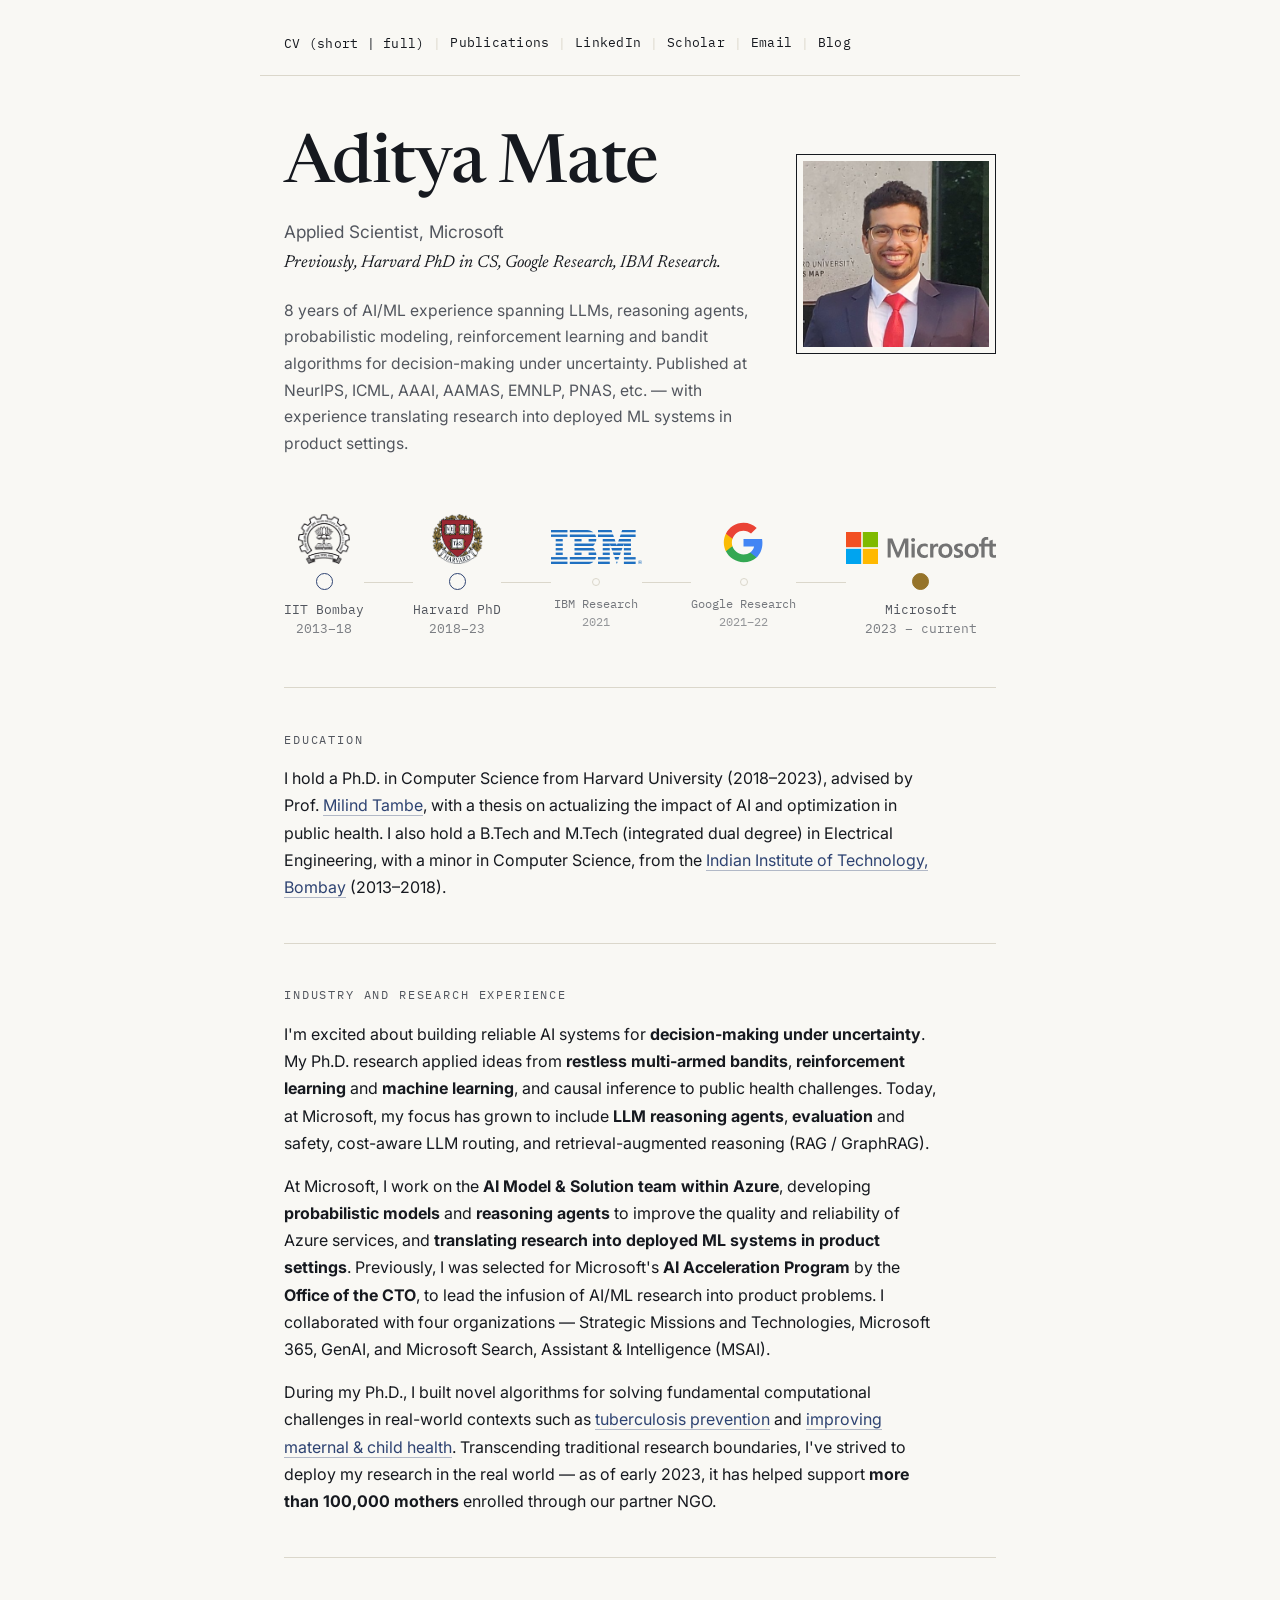
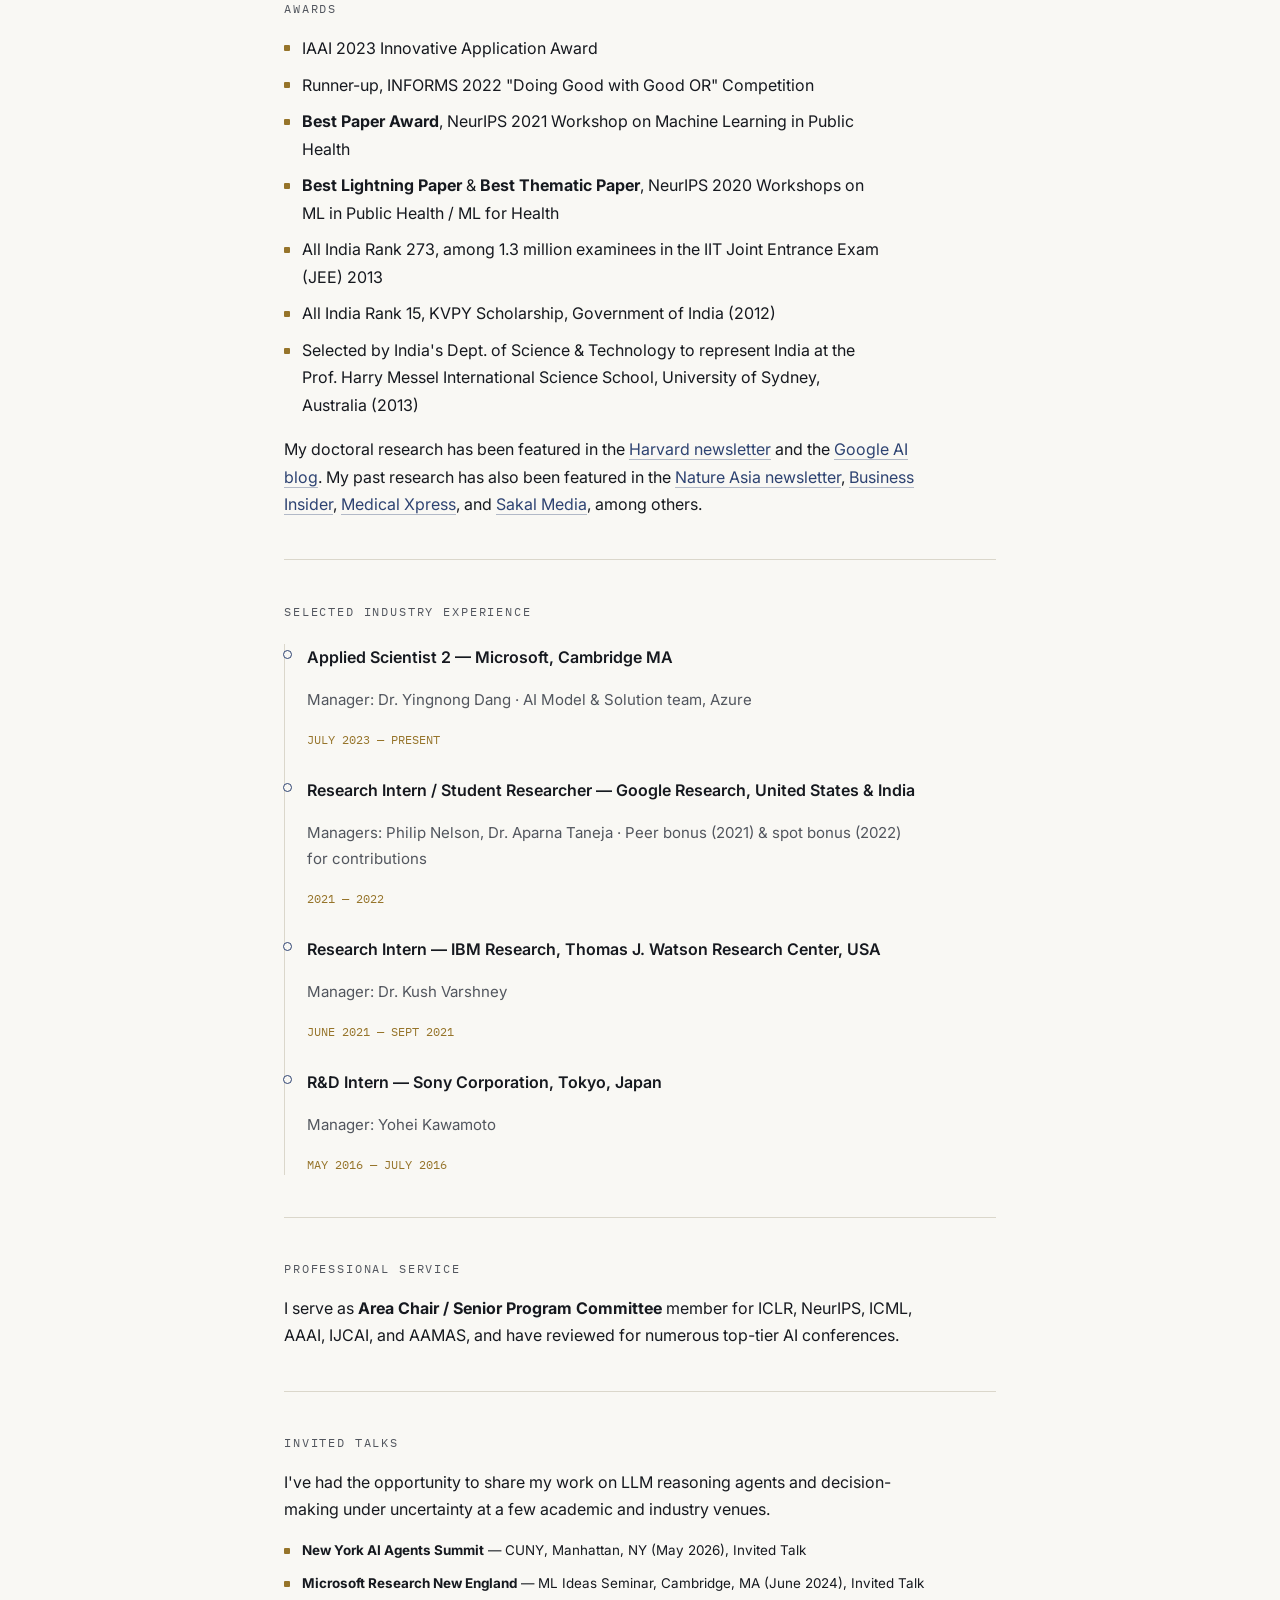
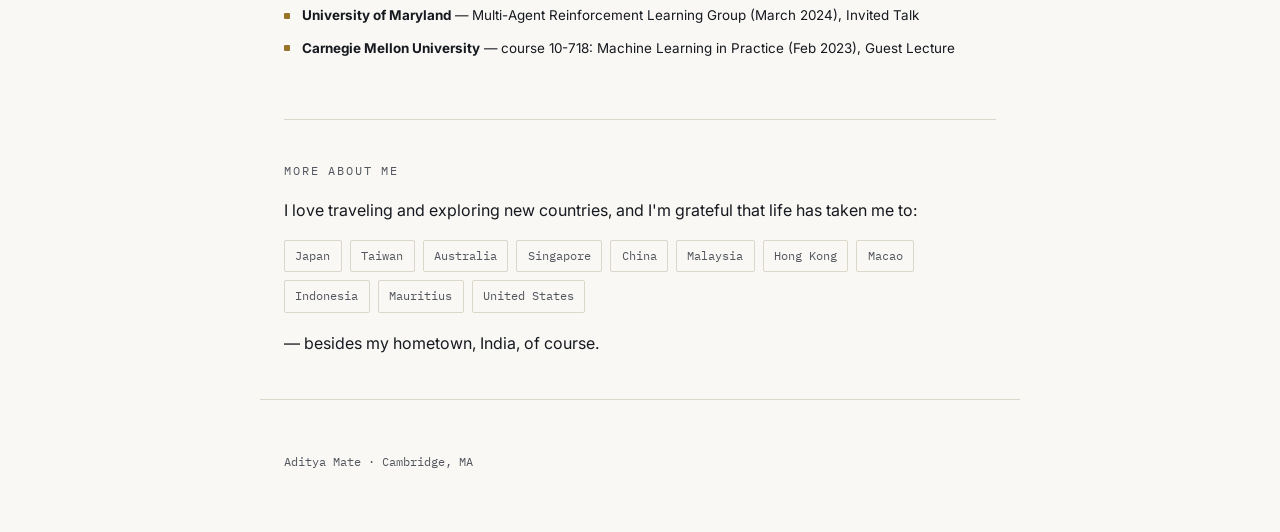
<file: index.html>
<!DOCTYPE html>
<html lang="en">
<head>
<meta charset="UTF-8">
<meta name="viewport" content="width=device-width, initial-scale=1.0">
<title>Aditya Mate, PhD — Applied Scientist, Microsoft | AI/ML, LLMs &amp; Reasoning Agents</title>
<meta name="description" content="Aditya Mate is an Applied Scientist at Microsoft and Harvard PhD, previously at Google Research and IBM Research. 8 years building and deploying LLMs, reasoning agents, and decision-making systems under uncertainty — published at NeurIPS, ICML, AAAI, PNAS, and more.">
<link rel="canonical" href="https://adityamate.github.io/">

<meta property="og:type" content="profile">
<meta property="og:url" content="https://adityamate.github.io/">
<meta property="og:site_name" content="Aditya Mate">
<meta property="og:title" content="Aditya Mate, PhD — Applied Scientist, Microsoft">
<meta property="og:description" content="Applied Scientist at Microsoft and Harvard PhD, previously at Google Research and IBM Research. 8 years building and deploying LLMs, reasoning agents, and decision-making systems under uncertainty — published at NeurIPS, ICML, AAAI, PNAS, and more.">
<meta property="og:image" content="https://adityamate.github.io/portrait.jpg">

<meta name="twitter:card" content="summary">
<meta name="twitter:title" content="Aditya Mate, PhD — Applied Scientist, Microsoft">
<meta name="twitter:description" content="Applied Scientist at Microsoft and Harvard PhD, previously at Google Research and IBM Research. 8 years building and deploying LLMs, reasoning agents, and decision-making systems under uncertainty — published at NeurIPS, ICML, AAAI, PNAS, and more.">
<meta name="twitter:image" content="https://adityamate.github.io/portrait.jpg">

<script type="application/ld+json">
{
  "@context": "https://schema.org",
  "@type": "Person",
  "name": "Aditya Mate",
  "url": "https://adityamate.github.io/",
  "image": "https://adityamate.github.io/portrait.jpg",
  "jobTitle": "Applied Scientist",
  "worksFor": {
    "@type": "Organization",
    "name": "Microsoft"
  },
  "alumniOf": [
    { "@type": "CollegeOrUniversity", "name": "Harvard University" },
    { "@type": "CollegeOrUniversity", "name": "Indian Institute of Technology Bombay" }
  ],
  "sameAs": [
    "https://www.linkedin.com/in/aditya-mate/",
    "https://scholar.google.com/citations?user=2yHJIP0AAAAJ&hl=en&oi=ao"
  ]
}
</script>

<link rel="preconnect" href="https://fonts.googleapis.com">
<link rel="preconnect" href="https://fonts.gstatic.com" crossorigin>
<link href="https://fonts.googleapis.com/css2?family=Newsreader:ital,wght@0,400;0,500;0,600;1,400;1,500&family=Inter:wght@400;500;600&family=IBM+Plex+Mono:wght@400;500&display=swap" rel="stylesheet">
<style>
  :root{
    --paper: #F9F8F4;
    --ink: #16191F;
    --ink-soft: #52565E;
    --rule: #DBD7CB;
    --indigo: #2E4372;
    --indigo-tint: #EDF0F6;
    --brass: #96742A;
  }

  *{ box-sizing: border-box; }
  html{ scroll-behavior: smooth; }

  body{
    margin:0;
    background: var(--paper);
    color: var(--ink);
    font-family: 'Inter', -apple-system, sans-serif;
    font-size: 16px;
    line-height: 1.7;
    -webkit-font-smoothing: antialiased;
  }

  a{ color: var(--indigo); text-decoration: none; border-bottom: 1px solid rgba(46,67,114,0.35); }
  a:hover{ border-bottom-color: var(--indigo); }
  a:focus-visible{ outline: 2px solid var(--indigo); outline-offset: 3px; border-radius: 2px; }

  .mono{ font-family: 'IBM Plex Mono', monospace; }

  /* ---------- Masthead ---------- */
  .masthead{
    display:flex;
    align-items:center;
    justify-content:space-between;
    max-width: 760px;
    margin: 0 auto;
    padding: 2rem 1.5rem 1.25rem;
    border-bottom: 1px solid var(--rule);
    gap: 1rem;
    flex-wrap: wrap;
  }
  .quicklinks{
    font-family: 'IBM Plex Mono', monospace;
    font-size: 0.8rem;
    letter-spacing: 0.02em;
    display:flex;
    flex-wrap: wrap;
    gap: 0.55rem;
    align-items:center;
  }
  .quicklinks a{ border-bottom: 1px solid transparent; color: var(--ink); }
  .quicklinks a:hover{ color: var(--indigo); border-bottom-color: var(--indigo); }
  .quicklinks .pipe{ color: var(--rule); }

  /* ---------- Hero ---------- */
  .hero{
    max-width: 760px;
    margin: 0 auto;
    padding: 3.5rem 1.5rem 3rem;
    display: flex;
    align-items: flex-start;
    justify-content: space-between;
    flex-wrap: wrap;
    gap: 2rem;
  }
  .hero-text{ flex: 1; min-width: 0; }
  .portrait{
    flex-shrink: 0;
    width: 200px;
    height: 200px;
    border: 1px solid var(--ink);
    padding: 6px;
    margin-top: 1.4rem;
  }
  .portrait img{
    width: 100%;
    height: 100%;
    object-fit: cover;
    display: block;
  }
  .eyebrow{
    font-family: 'IBM Plex Mono', monospace;
    font-size: 0.72rem;
    text-transform: uppercase;
    letter-spacing: 0.16em;
    color: var(--ink-soft);
    margin: 0 0 0.9rem;
  }
  .hero h1{
    font-family: 'Newsreader', serif;
    font-weight: 500;
    font-size: clamp(2.6rem, 6vw, 4.2rem);
    line-height: 1.05;
    letter-spacing: -0.01em;
    margin: 0 0 0.9rem;
  }
  .hero .role{
    font-size: 1.08rem;
    color: var(--ink-soft);
    max-width: 50ch;
    margin: 0 0 1.2rem;
  }
  .hero .role .ital{ font-family: 'Newsreader', serif; font-style: italic; color: var(--ink); }

  .hero .blurb{
    font-size: 0.98rem;
    color: var(--ink-soft);
    max-width: 48ch;
    margin: 0;
  }

  .tlogo{
    height: var(--tlogo-h);
    display:flex;
    align-items:flex-end;
    justify-content:center;
  }
  .tlogo img{ display:block; width:auto; height: 50px; }
  .tnode.minor .tlogo img{ height: 43px; }
  .tlogo img.tl-ibm{ height: 34px; }
  .tlogo img.tl-ms{ height: 32px; }
  .tnode.minor .tlogo img.tl-ibm{ height: 34px; }

  /* ---------- Trajectory (signature element) ---------- */
  .trajectory{ --tlogo-h: 58px; }
  .trajectory{
    position: relative;
    display:flex;
    align-items: flex-start;
    justify-content: space-between;
    flex: 0 0 100%;
    width: 100%;
    max-width: 100%;
    padding-top: 0.4rem;
    margin-top: 0.6rem;
  }
  .trajectory .tline{
    position:absolute;
    top: calc(0.4rem + var(--tlogo-h) + 0.6rem + 8.5px);
    left: 6px; right: 6px;
    height: 1px;
    background: var(--rule);
  }
  .tnode{
    position: relative;
    display:flex;
    flex-direction: column;
    align-items:center;
    gap: 0.6rem;
    background: var(--paper);
  }
  .tnode .dot{
    width: 17px; height: 17px;
    border-radius: 50%;
    background: var(--paper);
    border: 1.5px solid var(--indigo);
  }
  .tnode.current .dot{ background: var(--brass); border-color: var(--brass); }
  .tnode.minor{ margin-top: 0; }
  .tnode.minor .dot{ margin-top: 4.5px; }
  .tnode.minor .dot{
    width: 8px; height: 8px;
    border-width: 1px;
    border-color: var(--rule);
  }
  .tnode.minor .tlabel{ font-size: 0.72rem; opacity: 0.8; }
  .tlabel{
    font-family: 'IBM Plex Mono', monospace;
    font-size: 0.82rem;
    text-align:center;
    color: var(--ink-soft);
    line-height: 1.5;
    white-space: nowrap;
  }
  .tlabel em{ font-style: normal; color: var(--ink-soft); opacity: 0.75; }

  /* ---------- Content blocks ---------- */
  main{
    max-width: 760px;
    margin: 0 auto;
    padding: 0 1.5rem;
  }
  .block{
    padding: 2.6rem 0;
    border-top: 1px solid var(--rule);
  }
  .block p{ margin: 0 0 1rem; max-width: 66ch; }
  .block p:last-child{ margin-bottom: 0; }

  /* Awards */
  .awards-list{
    list-style: none;
    margin: 0 0 1.1rem;
    padding: 0;
  }
  .awards-list li{
    position: relative;
    padding-left: 1.15rem;
    margin-bottom: 0.6rem;
    max-width: 60ch;
  }
  .awards-list li::before{
    content: '';
    position: absolute;
    left: 0;
    top: 0.65em;
    width: 6px; height: 6px;
    border-radius: 1px;
    background: var(--brass);
  }
  #talks .awards-list li{ max-width: none; font-size: 0.84rem; }

  /* Timeline (experience) */
  .timeline{
    list-style:none;
    margin: 1.4rem 0 0;
    padding: 0 0 0 1.4rem;
    border-left: 1px solid var(--rule);
  }
  .timeline li{
    position: relative;
    padding-bottom: 1.7rem;
  }
  .timeline li:last-child{ padding-bottom: 0; }
  .tl-dot{
    position:absolute;
    left: -1.5rem;
    top: 0.35rem;
    width: 9px; height: 9px;
    border-radius: 50%;
    background: var(--paper);
    border: 1.5px solid var(--indigo);
  }
  .tl-role{ margin: 0 0 0.25rem; font-weight: 600; }
  .tl-meta{ margin: 0 0 0.25rem; color: var(--ink-soft); font-size: 0.94rem; }
  .tl-date{ margin: 0; font-family: 'IBM Plex Mono', monospace; font-size: 0.78rem; color: var(--brass); }

  /* More about me */
  .places{
    list-style:none;
    display:flex;
    flex-wrap:wrap;
    gap: 0.5rem;
    padding:0;
    margin: 0.4rem 0 1.1rem;
  }
  .places li{
    font-family: 'IBM Plex Mono', monospace;
    font-size: 0.76rem;
    border: 1px solid var(--rule);
    padding: 0.3rem 0.65rem;
    border-radius: 2px;
    color: var(--ink-soft);
  }

  footer{
    max-width: 760px;
    margin: 0 auto;
    padding: 2.5rem 1.5rem 3rem;
    font-family: 'IBM Plex Mono', monospace;
    font-size: 0.75rem;
    color: var(--ink-soft);
    border-top: 1px solid var(--rule);
  }

  @media (prefers-reduced-motion: reduce){
    html{ scroll-behavior: auto; }
    *{ animation: none !important; transition: none !important; }
  }

  @media (max-width: 640px){
    .masthead{ flex-direction: column; align-items:flex-start; }
    .trajectory{ max-width: 100%; order: -1; margin-top: 0; flex: none; }
    .trajectory{ --tlogo-h: 40px; }
    .tlogo img{ height: 34px; }
    .tnode.minor .tlogo img{ height: 30px; }
    .tlogo img.tl-ibm, .tnode.minor .tlogo img.tl-ibm{ height: 23px; }
    .tlogo img.tl-ms{ height: 17px; }
    .tlabel{ font-size: 0.54rem; white-space: normal; line-height: 1.35; }
    .tnode.minor .tlabel{ font-size: 0.5rem; }
    .hero{ padding-top: 2.5rem; flex-direction: column-reverse; align-items: flex-start; gap: 1.5rem; }
    .portrait{ width: 148px; height: 148px; }
  }
</style>
</head>
<body>

  <header class="masthead">
    <nav class="quicklinks">
      <span class="cv-group">CV (<a href="CV_AdityaMate_2pg.pdf" target="_blank" rel="noopener">short</a> | <a href="CV_AdityaMate_full.pdf" target="_blank" rel="noopener">full</a>)</span>
      <span class="pipe">|</span>
      <a href="publications.html">Publications</a>
      <span class="pipe">|</span>
      <a href="https://www.linkedin.com/in/aditya-mate/" target="_blank" rel="noopener">LinkedIn</a>
      <span class="pipe">|</span>
      <a href="https://scholar.google.com/citations?user=2yHJIP0AAAAJ&hl=en&oi=ao" target="_blank" rel="noopener">Scholar</a>
      <span class="pipe">|</span>
      <a href="mailto:adityamate@microsoft.com">Email</a>
      <span class="pipe">|</span>
      <!-- Blog is unlisted for now: set href to "blog/" when it goes public (and set UNLISTED = False in build_blog.py) -->
      <a href="#">Blog</a>
    </nav>
  </header>

  <section class="hero">
    <div class="hero-text">
      <h1>Aditya&nbsp;Mate</h1>
      <p class="role">Applied Scientist, Microsoft<br><span class="ital">Previously, Harvard PhD in CS, Google Research, IBM Research.</span></p>

      <p class="blurb"><span id="yoe">8</span> years of AI/ML experience spanning LLMs, reasoning agents, probabilistic modeling, reinforcement learning and bandit algorithms for decision-making under uncertainty. Published at NeurIPS, ICML, AAAI, AAMAS, EMNLP, PNAS, etc. — with experience translating research into deployed ML systems in product settings.</p>

    </div>

    <div class="portrait">
      <img src="portrait.jpg" alt="Aditya Mate" width="400" height="400" loading="eager">
    </div>

    <div class="trajectory" aria-hidden="true">
      <div class="tline"></div>
      <div class="tnode">
        <span class="tlogo"><img class="tl-seal" src="logos/iitb.png" alt=""></span>
        <span class="dot"></span>
        <span class="tlabel">IIT Bombay<br><em>2013–18</em></span>
      </div>
      <div class="tnode">
        <span class="tlogo"><img class="tl-seal" src="logos/harvard.png" alt=""></span>
        <span class="dot"></span>
        <span class="tlabel">Harvard PhD<br><em>2018–23</em></span>
      </div>
      <div class="tnode minor">
        <span class="tlogo"><img class="tl-ibm" src="logos/ibm.svg" alt=""></span>
        <span class="dot"></span>
        <span class="tlabel">IBM Research<br><em>2021</em></span>
      </div>
      <div class="tnode minor">
        <span class="tlogo"><img class="tl-seal" src="logos/google-g.svg" alt=""></span>
        <span class="dot"></span>
        <span class="tlabel">Google Research<br><em>2021–22</em></span>
      </div>
      <div class="tnode current">
        <span class="tlogo"><img class="tl-ms" src="logos/microsoft.svg" alt=""></span>
        <span class="dot"></span>
        <span class="tlabel">Microsoft<br><em>2023 – current</em></span>
      </div>
    </div>
  </section>

  <main>

    <section id="education" class="block">
      <p class="eyebrow">Education</p>
      <p>I hold a Ph.D. in Computer Science from Harvard University (2018–2023), advised by Prof. <a href="https://teamcore.seas.harvard.edu/tambe/" target="_blank" rel="noopener">Milind Tambe</a>, with a thesis on actualizing the impact of AI and optimization in public health. I also hold a B.Tech and M.Tech (integrated dual degree) in Electrical Engineering, with a minor in Computer Science, from the <a href="http://www.iitb.ac.in/" target="_blank" rel="noopener">Indian Institute of Technology, Bombay</a> (2013–2018).</p>
    </section>

    <section id="research" class="block">
      <p class="eyebrow">Industry and Research Experience</p>
      <p>I'm excited about building reliable AI systems for <strong>decision-making under uncertainty</strong>. My Ph.D. research applied ideas from <strong>restless multi-armed bandits</strong>, <strong>reinforcement learning</strong> and <strong>machine learning</strong>, and causal inference to public health challenges. Today, at Microsoft, my focus has grown to include <strong>LLM reasoning agents</strong>, <strong>evaluation</strong> and safety, cost-aware LLM routing, and retrieval-augmented reasoning (RAG / GraphRAG).</p>
      <p>At Microsoft, I work on the <strong>AI Model &amp; Solution team within Azure</strong>, developing <strong>probabilistic models</strong> and <strong>reasoning agents</strong> to improve the quality and reliability of Azure services, and <strong>translating research into deployed ML systems in product settings</strong>. Previously, I was selected for Microsoft's <strong>AI Acceleration Program</strong> by the <strong>Office of the CTO</strong>, to lead the infusion of AI/ML research into product problems. I collaborated with four organizations — Strategic Missions and Technologies, Microsoft 365, GenAI, and Microsoft Search, Assistant &amp; Intelligence (MSAI).</p>
      <p>During my Ph.D., I built novel algorithms for solving fundamental computational challenges in real-world contexts such as <a href="https://papers.nips.cc/paper/2020/file/b460cf6b09878b00a3e1ad4c72344ccd-Paper.pdf" target="_blank" rel="noopener">tuberculosis prevention</a> and <a href="https://www.aaai.org/AAAI22Papers/AISI-6922.MateA.pdf" target="_blank" rel="noopener">improving maternal &amp; child health</a>. Transcending traditional research boundaries, I've strived to deploy my research in the real world — as of early 2023, it has helped support <strong>more than 100,000 mothers</strong> enrolled through our partner NGO.</p>
    </section>

    <section id="awards" class="block">
      <p class="eyebrow">Awards</p>
      <ul class="awards-list">
        <li>IAAI 2023 Innovative Application Award</li>
        <li>Runner-up, INFORMS 2022 "Doing Good with Good OR" Competition</li>
        <li><strong>Best Paper Award</strong>, NeurIPS 2021 Workshop on Machine Learning in Public Health</li>
        <li><strong>Best Lightning Paper</strong> &amp; <strong>Best Thematic Paper</strong>, NeurIPS 2020 Workshops on ML in Public Health / ML for Health</li>
        <li>All India Rank 273, among 1.3 million examinees in the IIT Joint Entrance Exam (JEE) 2013</li>
        <li>All India Rank 15, KVPY Scholarship, Government of India (2012)</li>
        <li>Selected by India's Dept. of Science &amp; Technology to represent India at the Prof. Harry Messel International Science School, University of Sydney, Australia (2013)</li>
      </ul>
      <p>My doctoral research has been featured in the <a href="https://seas.harvard.edu/news/2022/11/machine-learning-maternal-care" target="_blank" rel="noopener">Harvard newsletter</a> and the <a href="https://ai.googleblog.com/2022/08/using-ml-to-boost-engagement-with.html" target="_blank" rel="noopener">Google AI blog</a>. My past research has also been featured in the <a href="https://www.nature.com/articles/nindia.2020.73" target="_blank" rel="noopener">Nature Asia newsletter</a>, <a href="https://www.businessinsider.com/scientists-strategy-prevent-second-wave-coronavirus-more-lockdowns-2020-5" target="_blank" rel="noopener">Business Insider</a>, <a href="https://medicalxpress.com/news/2020-05-strategy-limit-covid-.html" target="_blank" rel="noopener">Medical Xpress</a>, and <a href="https://www.esakal.com/pune/lockdown-required-coronavirus-287431" target="_blank" rel="noopener">Sakal Media</a>, among others.</p>
    </section>

    <section id="experience" class="block">
      <p class="eyebrow">Selected Industry Experience</p>
      <ol class="timeline">
        <li>
          <span class="tl-dot"></span>
          <p class="tl-role">Applied Scientist 2 — Microsoft, Cambridge MA</p>
          <p class="tl-meta">Manager: Dr. Yingnong Dang · AI Model &amp; Solution team, Azure</p>
          <p class="tl-date">JULY 2023 — PRESENT</p>
        </li>
        <li>
          <span class="tl-dot"></span>
          <p class="tl-role">Research Intern / Student Researcher — Google Research, United States &amp; India</p>
          <p class="tl-meta">Managers: Philip Nelson, Dr. Aparna Taneja · Peer bonus (2021) &amp; spot bonus (2022) for contributions</p>
          <p class="tl-date">2021 — 2022</p>
        </li>
        <li>
          <span class="tl-dot"></span>
          <p class="tl-role">Research Intern — IBM Research, Thomas J. Watson Research Center, USA</p>
          <p class="tl-meta">Manager: Dr. Kush Varshney</p>
          <p class="tl-date">JUNE 2021 — SEPT 2021</p>
        </li>
        <li>
          <span class="tl-dot"></span>
          <p class="tl-role">R&amp;D Intern — Sony Corporation, Tokyo, Japan</p>
          <p class="tl-meta">Manager: Yohei Kawamoto</p>
          <p class="tl-date">MAY 2016 — JULY 2016</p>
        </li>
      </ol>
    </section>

    <section id="service" class="block">
      <p class="eyebrow">Professional Service</p>
      <p>I serve as <strong>Area Chair / Senior Program Committee</strong> member for ICLR, NeurIPS, ICML, AAAI, IJCAI, and AAMAS, and have reviewed for numerous top-tier AI conferences.</p>
    </section>

    <section id="talks" class="block">
      <p class="eyebrow">Invited Talks</p>
      <p>I've had the opportunity to share my work on LLM reasoning agents and decision-making under uncertainty at a few academic and industry venues.</p>
      <ul class="awards-list">
        <li><strong>New York AI Agents Summit</strong> — CUNY, Manhattan, NY (May 2026), Invited Talk</li>
        <li><strong>Microsoft Research New England</strong> — ML Ideas Seminar, Cambridge, MA (June 2024), Invited Talk</li>
        <li><strong>University of Maryland</strong> — Multi-Agent Reinforcement Learning Group (March 2024), Invited Talk</li>
        <li><strong>Carnegie Mellon University</strong> — course 10-718: Machine Learning in Practice (Feb 2023), Guest Lecture</li>
      </ul>
    </section>

    <section id="more" class="block">
      <p class="eyebrow">More About Me</p>
      <p>I love traveling and exploring new countries, and I'm grateful that life has taken me to:</p>
      <ul class="places">
        <li>Japan</li><li>Taiwan</li><li>Australia</li><li>Singapore</li><li>China</li><li>Malaysia</li><li>Hong Kong</li><li>Macao</li><li>Indonesia</li><li>Mauritius</li><li>United States</li>
      </ul>
      <p>— besides my hometown, India, of course.</p>
    </section>

  </main>

  <footer>
    <p>Aditya Mate · Cambridge, MA</p>
  </footer>

  <script>
    (function(){
      // Ticks over every July 1st; shows 8 through June 2027, 9 from July 2027, etc.
      var BASE_YEAR = 2018;
      var now = new Date();
      var effectiveYear = now.getMonth() >= 6 ? now.getFullYear() : now.getFullYear() - 1;
      var el = document.getElementById('yoe');
      if (el) el.textContent = effectiveYear - BASE_YEAR;
    })();
  </script>
</body>
</html>
</file>
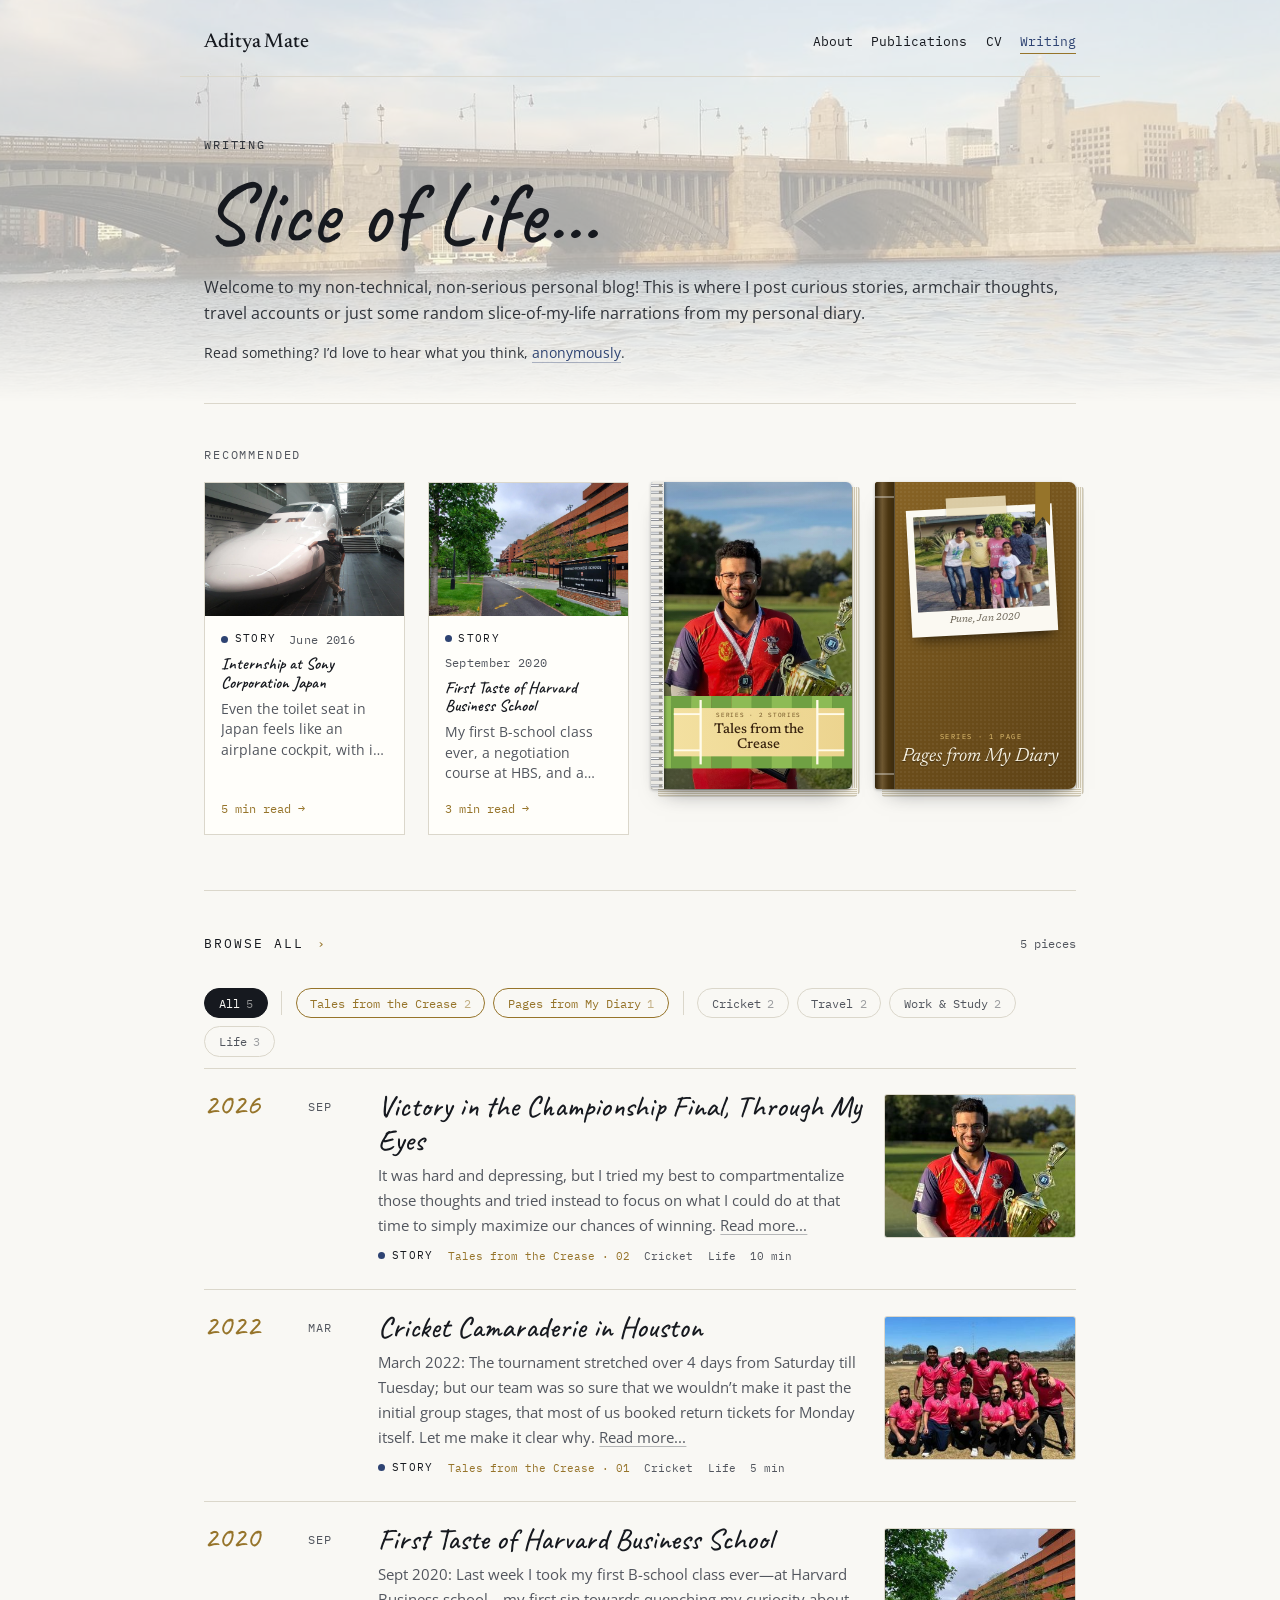
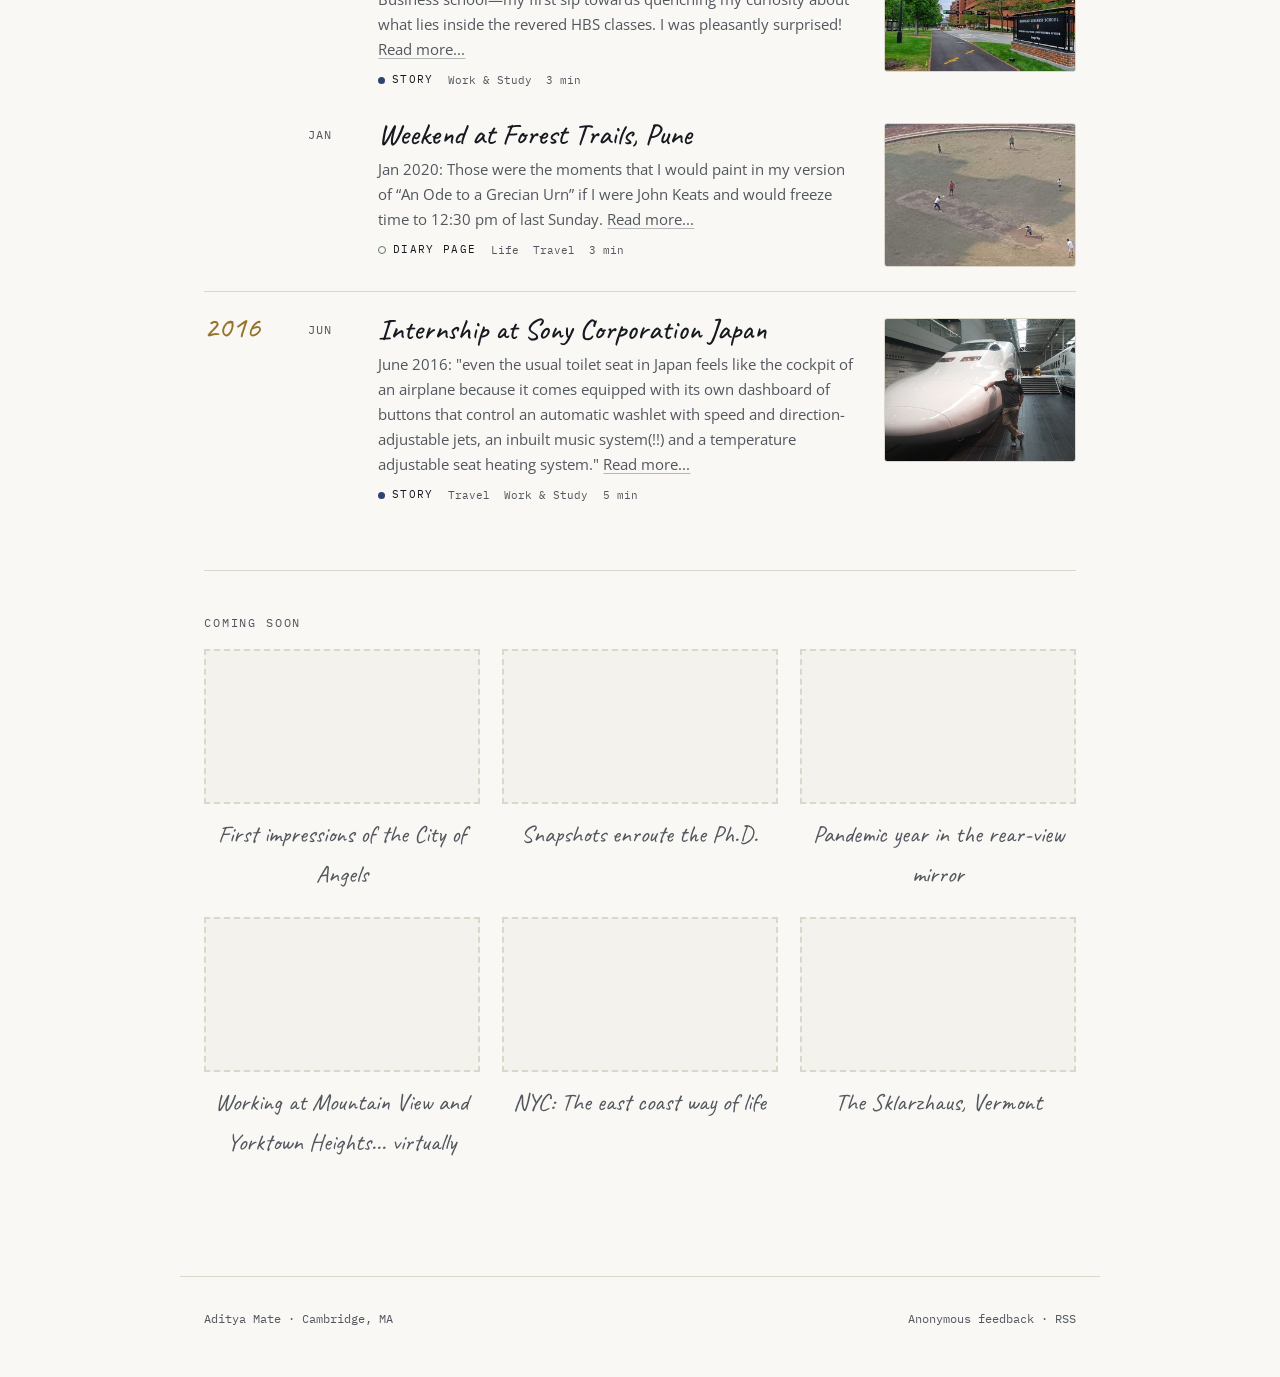
<file: blog/index.html>
<!DOCTYPE html>
<html lang="en">
<head>
<meta charset="UTF-8">
<meta name="viewport" content="width=device-width, initial-scale=1.0">
<title>Slice of Life · Writing by Aditya Mate</title>
<meta name="description" content="Welcome to my non-technical, non-serious personal blog! This is where I post curious stories, armchair thoughts, travel accounts or just some random slice-of-my-life narrations from my personal diary.">
<meta name="robots" content="noindex">
<link rel="canonical" href="https://adityamate.github.io/blog/">
<meta property="og:type" content="website">
<meta property="og:url" content="https://adityamate.github.io/blog/">
<meta property="og:site_name" content="Aditya Mate">
<meta property="og:title" content="Slice of Life · Writing by Aditya Mate">
<meta property="og:description" content="Welcome to my non-technical, non-serious personal blog! This is where I post curious stories, armchair thoughts, travel accounts or just some random slice-of-my-life narrations from my personal diary.">
<meta property="og:image" content="https://adityamate.github.io/blog/img/sony-japan-04.jpg">
<meta name="twitter:card" content="summary_large_image">
<link rel="alternate" type="application/rss+xml" title="Slice of Life" href="https://adityamate.github.io/blog/feed.xml">
<link rel="preconnect" href="https://fonts.googleapis.com"><link rel="preconnect" href="https://fonts.gstatic.com" crossorigin><link href="https://fonts.googleapis.com/css2?family=Newsreader:ital,opsz,wght@0,6..72,400;0,6..72,500;0,6..72,600;1,6..72,400;1,6..72,500&family=Inter:wght@400;500;600&family=IBM+Plex+Mono:wght@400;500&family=Caveat:wght@400;500;600&family=Open+Sans:ital,wght@0,400;0,600;1,400&family=Montserrat:wght@400;500&display=swap" rel="stylesheet">
<link rel="stylesheet" href="blog.css?v=e9b95256">
</head>
<body>
<a class="skip" href="#content">Skip to content</a>
<header class="masthead">
  <a class="brand" href="../">Aditya Mate</a>
  <nav class="nav" aria-label="Site">
    <a href="../">About</a>
    <a href="../publications.html">Publications</a>
    <a href="../CV_AdityaMate_full.pdf">CV</a>
    <a href="" aria-current="page">Writing</a>
  </nav>
</header>
<main id="content" class="wrap">
<section class="intro">
  <p class="eyebrow">Writing</p>
  <h1>Slice of <span class="nowrap">Life<span class="dots">…</span></span></h1>
  <p class="lede">Welcome to my non-technical, non-serious personal blog! This is where I post curious stories, armchair thoughts, travel accounts or just some random slice-of-my-life narrations from my personal diary.</p>
  <p class="meta-links">Read something? I’d love to hear what you think, <a href="https://docs.google.com/forms/d/e/1FAIpQLSeq8BZfUlsnZ-JsNJCu9C_hOrYUOk3JcfokS55Jc4S9epCujA/viewform?usp=sf_link" target="_blank" rel="noopener">anonymously</a>.</p>
</section>
<section class="block pinned" aria-labelledby="pinned-h">
  <h2 class="eyebrow" id="pinned-h">Recommended</h2>
  <div class="feat-grid pinned-grid"><a class="card " href="internship-at-sony-japan/">
  <div class="card-img"><img src="img/sony-japan-04.jpg" alt="" loading="lazy" decoding="async"></div><div class="card-body">
    <p class="kicker"><span class="fmt fmt-essay">Story</span><span>June 2016</span></p>
    <h3>Internship at Sony Corporation Japan</h3>
    <p class="hook">Even the toilet seat in Japan feels like an airplane cockpit, with its own dashboard of buttons, adjustable jets, seat heating and a built-in music system.</p>
    <p class="readtime">5 min read →</p>
  </div>
</a><a class="card " href="first-taste-of-harvard-business-school/">
  <div class="card-img"><img src="img/hbs-02.jpg" alt="" loading="lazy" decoding="async"></div><div class="card-body">
    <p class="kicker"><span class="fmt fmt-essay">Story</span><span>September 2020</span></p>
    <h3>First Taste of Harvard Business School</h3>
    <p class="hook">My first B-school class ever, a negotiation course at HBS, and a pleasant surprise about what actually goes on inside those revered classrooms.</p>
    <p class="readtime">3 min read →</p>
  </div>
</a><a class="book book-pitch book-score" href="#series-crease" aria-label="Tales from the Crease, series, 2 stories so far">
  <span class="book-cover">
    <img src="img/crease-trophy.jpg" alt="" loading="lazy" decoding="async">
    <span class="pitch-plate"><svg class="pitch-sketch" viewBox="0 0 300 108" preserveAspectRatio="none" aria-hidden="true" focusable="false"><defs><linearGradient id="pitch-sand" x1="0" x2="1"><stop offset="0" stop-color="#f3e0a0"/><stop offset="1" stop-color="#ecd48f"/></linearGradient></defs><rect x="0" width="30.5" height="108" fill="#8dbb55"/><rect x="30" width="30.5" height="108" fill="#6fa043"/><rect x="60" width="30.5" height="108" fill="#8dbb55"/><rect x="90" width="30.5" height="108" fill="#6fa043"/><rect x="120" width="30.5" height="108" fill="#8dbb55"/><rect x="150" width="30.5" height="108" fill="#6fa043"/><rect x="180" width="30.5" height="108" fill="#8dbb55"/><rect x="210" width="30.5" height="108" fill="#6fa043"/><rect x="240" width="30.5" height="108" fill="#8dbb55"/><rect x="270" width="30.5" height="108" fill="#6fa043"/><rect x="34" y="18" width="254" height="72" fill="url(#pitch-sand)"/><g stroke="#fffbea" stroke-linecap="butt" fill="none"><path d="M74 6 L74 102" stroke-width="3.4"/><path d="M248 6 L248 102" stroke-width="3.4"/><path d="M34 27 L74 27" stroke-width="2.8"/><path d="M34 81 L74 81" stroke-width="2.8"/><path d="M248 27 L288 27" stroke-width="2.8"/><path d="M248 81 L288 81" stroke-width="2.8"/></g></svg><span class="pitch-text"><span class="book-kicker">Series · 2 stories</span><span class="book-title">Tales from the Crease</span></span></span>
    <span class="score-spiral" aria-hidden="true"></span>
  </span>
</a><a class="book book-snap" href="#series-diary" style="--spine:#7A5A1E" aria-label="Pages from My Diary, series, 1 page so far">
  <span class="book-cover leather">
    <span class="snap"><span class="snap-photo"><img src="img/pune-trip-02.jpg" alt="" loading="lazy" decoding="async"></span><span class="snap-cap">Pune, Jan 2020</span></span>
    <span class="tape" aria-hidden="true"></span>
    <span class="book-spine" aria-hidden="true"></span>
    <span class="book-ribbon" aria-hidden="true"></span>
    <span class="snap-title"><span class="snap-kicker">Series · 1 page</span><span class="snap-name">Pages from My Diary</span></span>
  </span>
</a></div>
</section>

<section class="block archive" aria-labelledby="all-h">
  <div class="archive-head"><h2 class="eyebrow read-all" id="all-h">Browse all <span aria-hidden="true">›</span></h2><span class="archive-count" aria-live="polite">5 pieces</span></div>
  <div class="filters" role="group" aria-label="Filter writing"><button class="chip" data-key="all" aria-pressed="true">All<span class="n">5</span></button><span class="chip-sep" aria-hidden="true"></span><button class="chip chip-series" data-key="series-crease" aria-pressed="false">Tales from the Crease<span class="n">2</span></button><button class="chip chip-series" data-key="series-diary" aria-pressed="false">Pages from My Diary<span class="n">1</span></button><span class="chip-sep" aria-hidden="true"></span><button class="chip" data-key="cricket" aria-pressed="false">Cricket<span class="n">2</span></button><button class="chip" data-key="travel" aria-pressed="false">Travel<span class="n">2</span></button><button class="chip" data-key="work-study" aria-pressed="false">Work &amp; Study<span class="n">2</span></button><button class="chip" data-key="life" aria-pressed="false">Life<span class="n">3</span></button></div>
  <div class="series-hero" data-key="series-crease" hidden>
  <a class="book book-pitch book-score" href="#series-crease" aria-label="Tales from the Crease, series, 2 stories so far">
  <span class="book-cover">
    <img src="img/crease-trophy.jpg" alt="" loading="lazy" decoding="async">
    <span class="pitch-plate"><svg class="pitch-sketch" viewBox="0 0 300 108" preserveAspectRatio="none" aria-hidden="true" focusable="false"><defs><linearGradient id="pitch-sand-h" x1="0" x2="1"><stop offset="0" stop-color="#f3e0a0"/><stop offset="1" stop-color="#ecd48f"/></linearGradient></defs><rect x="0" width="30.5" height="108" fill="#8dbb55"/><rect x="30" width="30.5" height="108" fill="#6fa043"/><rect x="60" width="30.5" height="108" fill="#8dbb55"/><rect x="90" width="30.5" height="108" fill="#6fa043"/><rect x="120" width="30.5" height="108" fill="#8dbb55"/><rect x="150" width="30.5" height="108" fill="#6fa043"/><rect x="180" width="30.5" height="108" fill="#8dbb55"/><rect x="210" width="30.5" height="108" fill="#6fa043"/><rect x="240" width="30.5" height="108" fill="#8dbb55"/><rect x="270" width="30.5" height="108" fill="#6fa043"/><rect x="34" y="18" width="254" height="72" fill="url(#pitch-sand-h)"/><g stroke="#fffbea" stroke-linecap="butt" fill="none"><path d="M74 6 L74 102" stroke-width="3.4"/><path d="M248 6 L248 102" stroke-width="3.4"/><path d="M34 27 L74 27" stroke-width="2.8"/><path d="M34 81 L74 81" stroke-width="2.8"/><path d="M248 27 L288 27" stroke-width="2.8"/><path d="M248 81 L288 81" stroke-width="2.8"/></g></svg><span class="pitch-text"><span class="book-kicker">Series · 2 stories</span><span class="book-title">Tales from the Crease</span></span></span>
    <span class="score-spiral" aria-hidden="true"></span>
  </span>
</a>
  <div class="series-hero-text">
    <p class="series-hero-eyebrow">Series · 2 stories so far</p>
    <h3>Tales from the Crease</h3>
    <p class="series-hero-blurb">Stories from matches I’ve played: the collapses, the comebacks, and the baseball player who out-batted all of us.</p>
    <p class="series-hero-more">More match stories on the way</p>
    <button class="note-clear" type="button">Show all writing ×</button>
  </div>
</div><div class="series-hero" data-key="series-diary" hidden>
  <a class="book book-snap" href="#series-diary" style="--spine:#7A5A1E" aria-label="Pages from My Diary, series, 1 page so far">
  <span class="book-cover leather">
    <span class="snap"><span class="snap-photo"><img src="img/pune-trip-02.jpg" alt="" loading="lazy" decoding="async"></span><span class="snap-cap">Pune, Jan 2020</span></span>
    <span class="tape" aria-hidden="true"></span>
    <span class="book-spine" aria-hidden="true"></span>
    <span class="book-ribbon" aria-hidden="true"></span>
    <span class="snap-title"><span class="snap-kicker">Series · 1 page</span><span class="snap-name">Pages from My Diary</span></span>
  </span>
</a>
  <div class="series-hero-text">
    <p class="series-hero-eyebrow">Series · 1 page so far</p>
    <h3>Pages from My Diary</h3>
    <p class="series-hero-blurb">Unpolished pages from my diary: the trips, reunions and ordinary days I would happily freeze in time.</p>
    <p class="series-hero-more">More pages on the way</p>
    <button class="note-clear" type="button">Show all writing ×</button>
  </div>
</div>
  <div class="year"><h3 class="year-label">2026</h3><ul class="rows"><li class="row" data-tags="essay cricket life series-crease"><a href="neca-final-paltan/">
  <span class="row-date">Sep</span>
  <span class="row-main">
    <span class="row-title">Victory in the Championship Final, Through My Eyes</span>
    <span class="row-hook">It was hard and depressing, but I tried my best to compartmentalize those thoughts and tried instead to focus on what I could do at that time to simply maximize our chances of winning. <span class="read-more">Read more...</span></span>
    <span class="row-meta"><span class="fmt fmt-essay">Story</span><span class="series-tag">Tales from the Crease · 02</span><span>Cricket</span><span>Life</span><span>10 min</span></span>
  </span>
  <span class="row-thumb"><img src="img/thumbs/crease-trophy.jpg" alt="" loading="lazy" decoding="async"></span></a></li></ul></div><div class="year"><h3 class="year-label">2022</h3><ul class="rows"><li class="row" data-tags="essay cricket life series-crease"><a href="cricket-houston/">
  <span class="row-date">Mar</span>
  <span class="row-main">
    <span class="row-title">Cricket Camaraderie in Houston</span>
    <span class="row-hook"><strong>March 2022:</strong> The tournament stretched over 4 days from Saturday till Tuesday; but our team was so sure that we wouldn’t make it past the initial group stages, that most of us booked return tickets for Monday itself. Let me make it clear why. <span class="read-more">Read more...</span></span>
    <span class="row-meta"><span class="fmt fmt-essay">Story</span><span class="series-tag">Tales from the Crease · 01</span><span>Cricket</span><span>Life</span><span>5 min</span></span>
  </span>
  <span class="row-thumb"><img src="img/thumbs/cricket-houston-group.jpg" alt="" loading="lazy" decoding="async"></span></a></li></ul></div><div class="year"><h3 class="year-label">2020</h3><ul class="rows"><li class="row" data-tags="essay work-study"><a href="first-taste-of-harvard-business-school/">
  <span class="row-date">Sep</span>
  <span class="row-main">
    <span class="row-title">First Taste of Harvard Business School</span>
    <span class="row-hook"><strong>Sept 2020:</strong> Last week I took my first B-school class ever—at Harvard Business school—my first sip towards quenching my curiosity about what lies inside the revered HBS classes. I was pleasantly surprised! <span class="read-more">Read more...</span></span>
    <span class="row-meta"><span class="fmt fmt-essay">Story</span><span>Work &amp; Study</span><span>3 min</span></span>
  </span>
  <span class="row-thumb"><img src="img/thumbs/hbs-02.jpg" alt="" loading="lazy" decoding="async"></span></a></li><li class="row" data-tags="diary life travel series-diary"><a href="pune-trip/">
  <span class="row-date">Jan</span>
  <span class="row-main">
    <span class="row-title">Weekend at Forest Trails, Pune</span>
    <span class="row-hook"><strong>Jan 2020:</strong> Those were the moments that I would paint in my version of “An Ode to a Grecian Urn” if I were John Keats and would freeze time to 12:30 pm of last Sunday. <span class="read-more">Read more...</span></span>
    <span class="row-meta"><span class="fmt fmt-diary">Diary Page</span><span>Life</span><span>Travel</span><span>3 min</span></span>
  </span>
  <span class="row-thumb"><img src="img/thumbs/pune-trip-01.jpg" alt="" loading="lazy" decoding="async"></span></a></li></ul></div><div class="year"><h3 class="year-label">2016</h3><ul class="rows"><li class="row" data-tags="essay travel work-study"><a href="internship-at-sony-japan/">
  <span class="row-date">Jun</span>
  <span class="row-main">
    <span class="row-title">Internship at Sony Corporation Japan</span>
    <span class="row-hook"><strong>June 2016:</strong> "even the usual toilet seat in Japan feels like the cockpit of an airplane because it comes equipped with its own dashboard of buttons that control an automatic washlet with speed and direction-adjustable jets, an inbuilt music system(!!) and a temperature adjustable seat heating system." <span class="read-more">Read more...</span></span>
    <span class="row-meta"><span class="fmt fmt-essay">Story</span><span>Travel</span><span>Work &amp; Study</span><span>5 min</span></span>
  </span>
  <span class="row-thumb"><img src="img/thumbs/sony-japan-04.jpg" alt="" loading="lazy" decoding="async"></span></a></li></ul></div>
  <p class="empty" hidden>Nothing here yet.</p>
</section>
<section class="block" aria-labelledby="soon-h">
  <h2 class="eyebrow" id="soon-h">Coming soon</h2>
  <div class="soon-grid"><div class="soon-box"><div class="soon-art" aria-hidden="true"></div><p class="soon-title">First impressions of the City of Angels</p></div><div class="soon-box"><div class="soon-art" aria-hidden="true"></div><p class="soon-title">Snapshots enroute the Ph.D.</p></div><div class="soon-box"><div class="soon-art" aria-hidden="true"></div><p class="soon-title">Pandemic year in the rear-view mirror</p></div><div class="soon-box"><div class="soon-art" aria-hidden="true"></div><p class="soon-title">Working at Mountain View and Yorktown Heights... virtually</p></div><div class="soon-box"><div class="soon-art" aria-hidden="true"></div><p class="soon-title">NYC: The east coast way of life</p></div><div class="soon-box"><div class="soon-art" aria-hidden="true"></div><p class="soon-title">The Sklarzhaus, Vermont</p></div></div>
</section>
</main>
<footer>
  <span>Aditya Mate · Cambridge, MA</span>
  <span><a href="https://docs.google.com/forms/d/e/1FAIpQLSeq8BZfUlsnZ-JsNJCu9C_hOrYUOk3JcfokS55Jc4S9epCujA/viewform?usp=sf_link" target="_blank" rel="noopener">Anonymous feedback</a> · <a href="feed.xml">RSS</a></span>
</footer>
<script src="blog.js?v=e9b95256" defer></script>
</body>
</html>
</file>
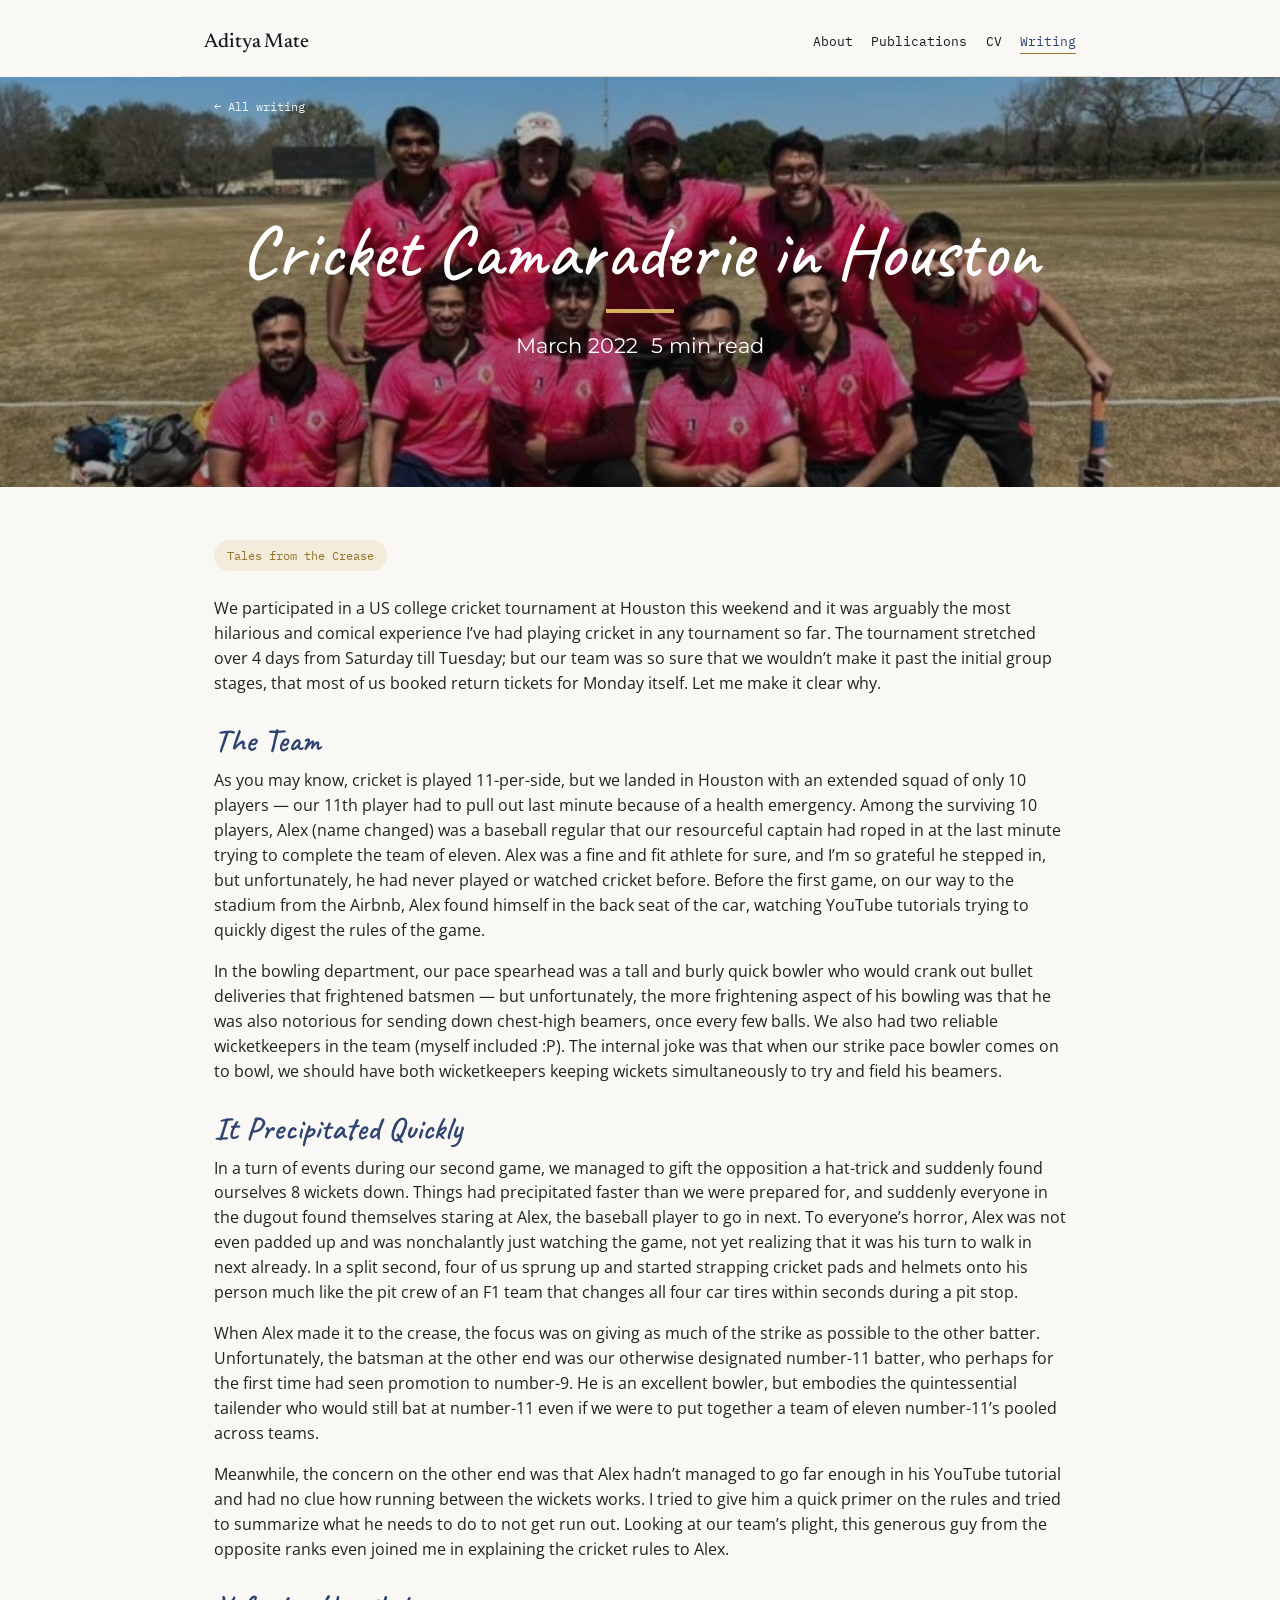
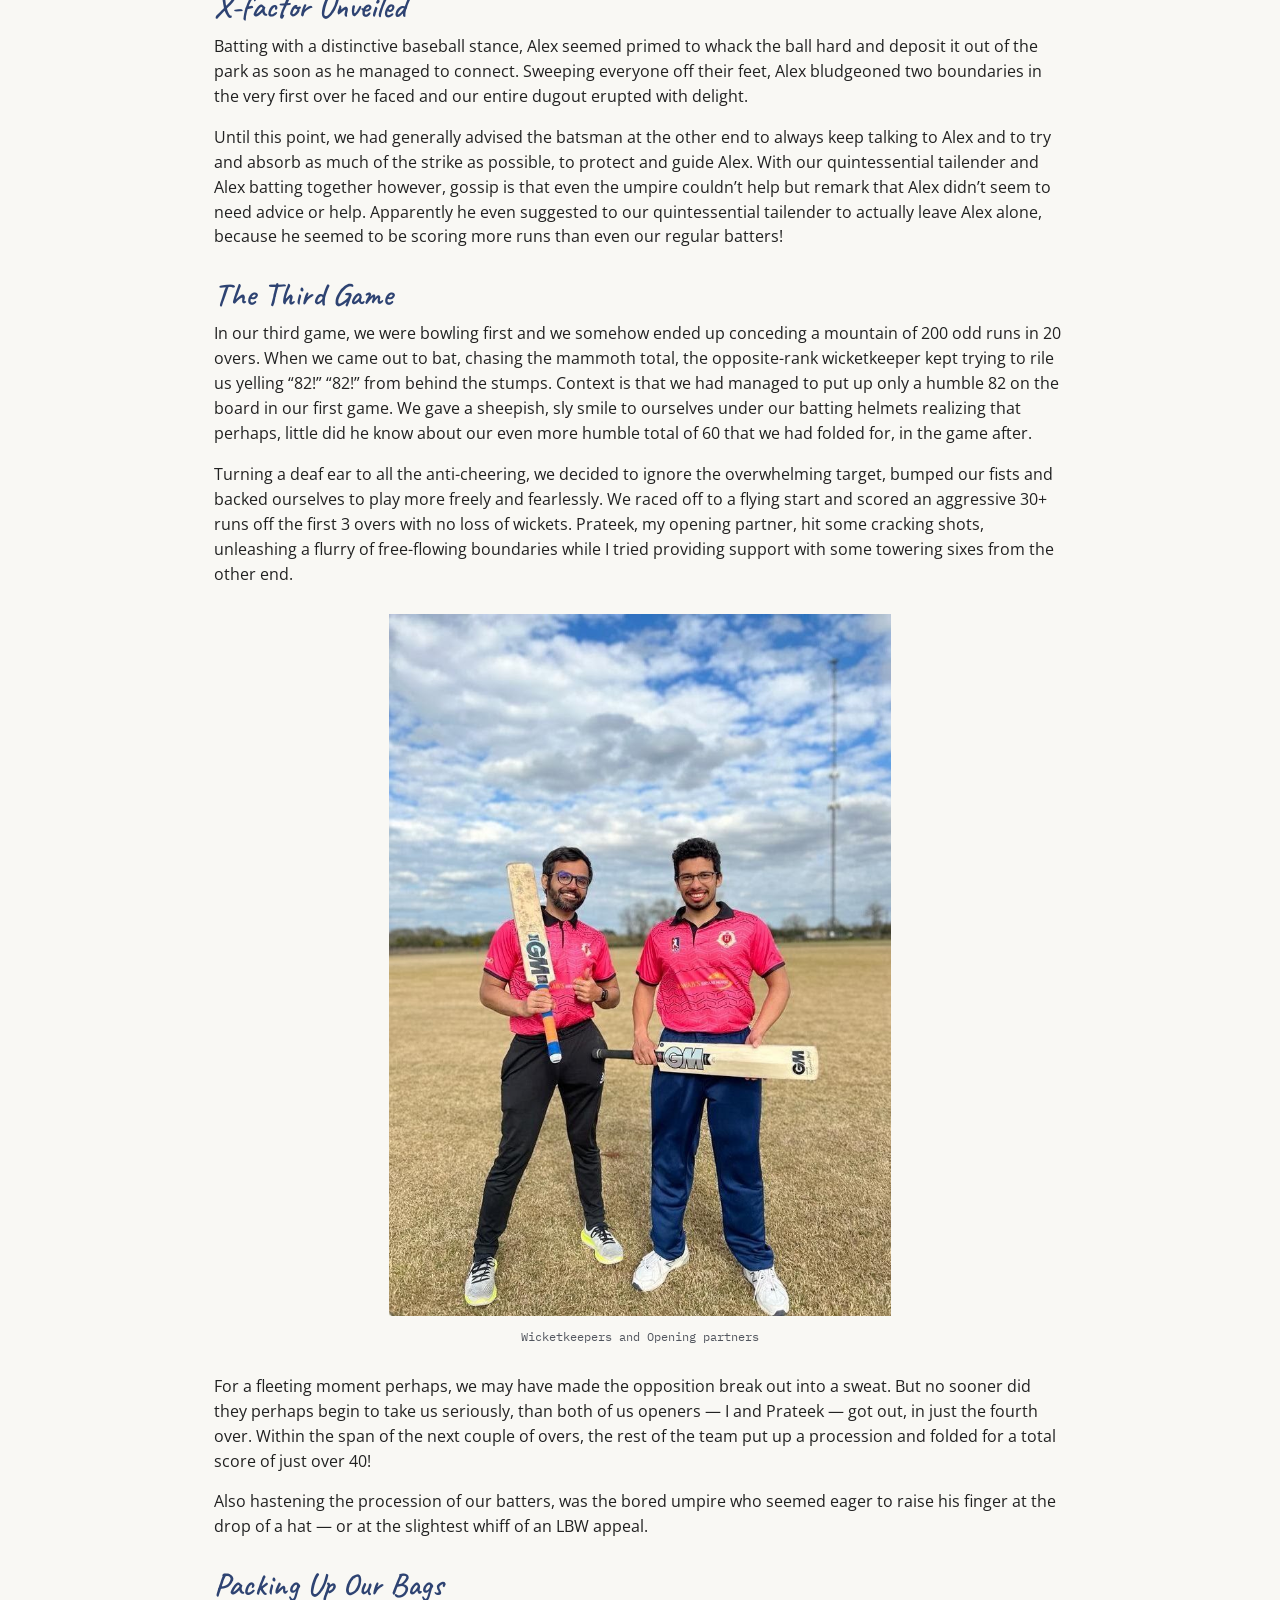
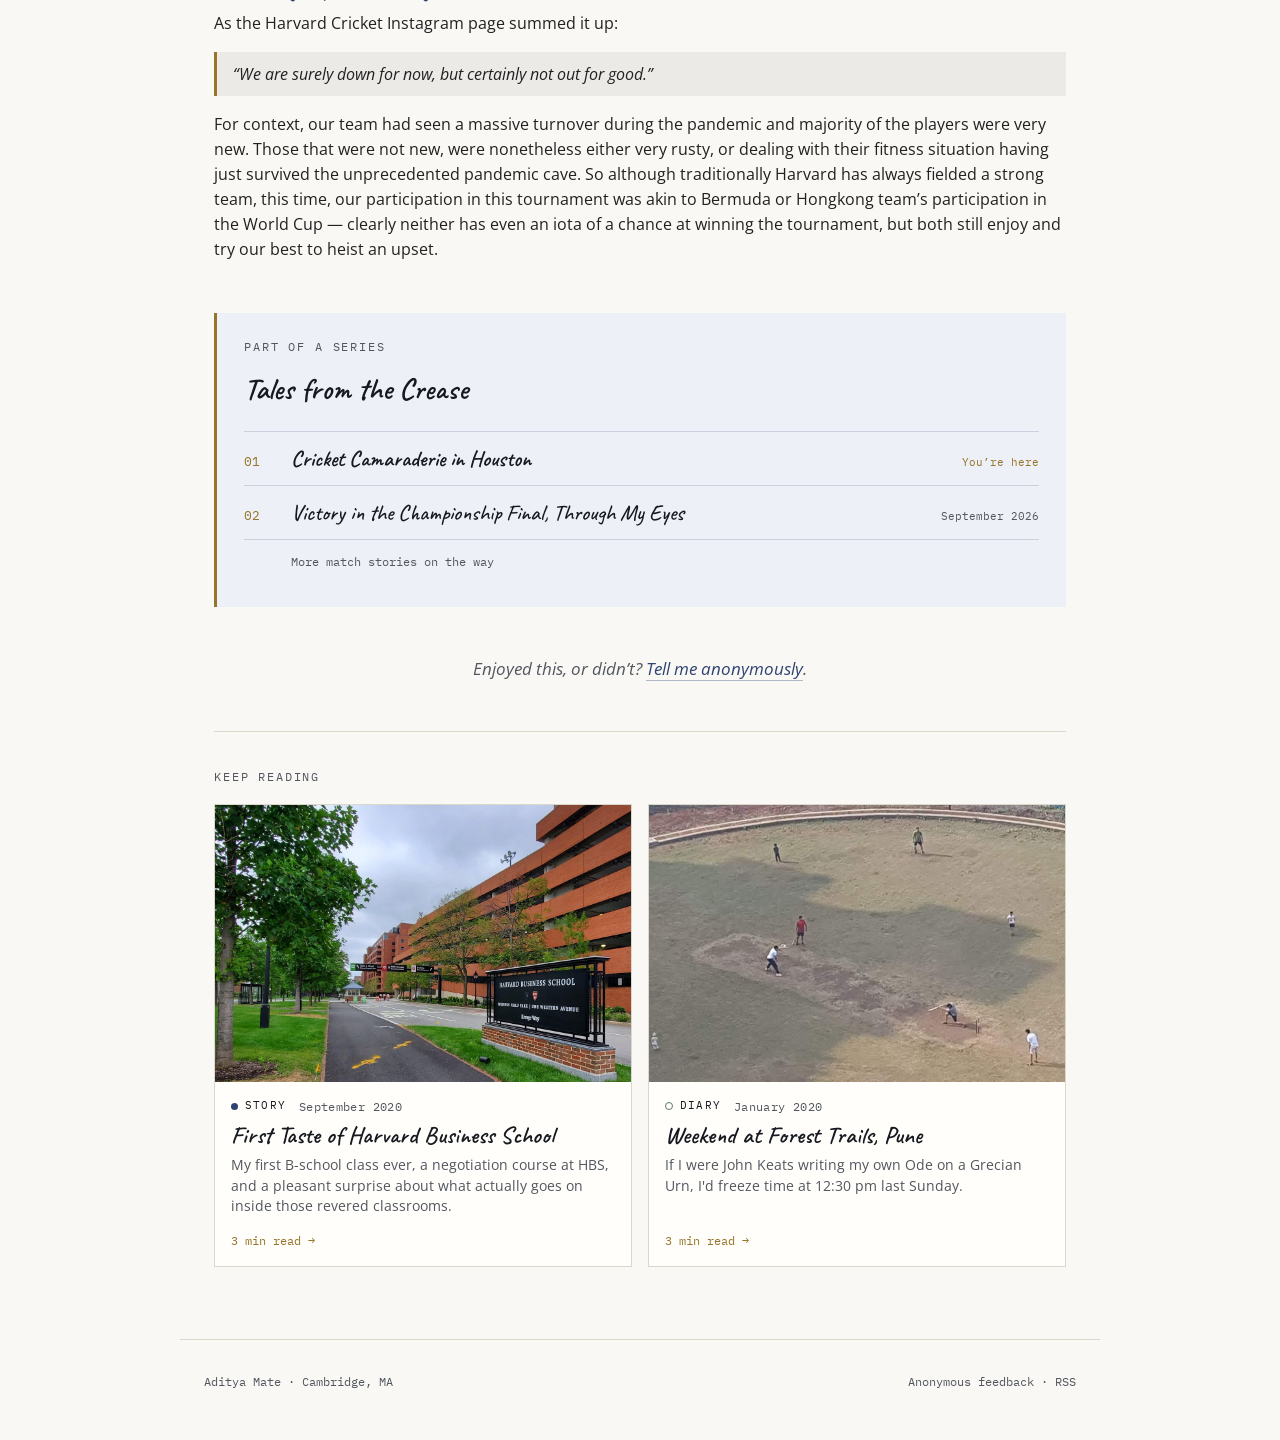
<file: blog/cricket-houston/index.html>
<!DOCTYPE html>
<html lang="en">
<head>
<meta charset="UTF-8">
<meta name="viewport" content="width=device-width, initial-scale=1.0">
<title>Cricket Camaraderie in Houston · Aditya Mate</title>
<meta name="description" content="The tournament ran Saturday to Tuesday, but our team was so sure we&#x27;d crash out in the group stages that most of us booked return tickets for Monday. Let me explain why.">
<meta name="robots" content="noindex">
<link rel="canonical" href="https://adityamate.github.io/blog/cricket-houston/">
<meta property="og:type" content="article">
<meta property="og:url" content="https://adityamate.github.io/blog/cricket-houston/">
<meta property="og:site_name" content="Aditya Mate">
<meta property="og:title" content="Cricket Camaraderie in Houston · Aditya Mate">
<meta property="og:description" content="The tournament ran Saturday to Tuesday, but our team was so sure we&#x27;d crash out in the group stages that most of us booked return tickets for Monday. Let me explain why.">
<meta property="og:image" content="https://adityamate.github.io/blog/img/cricket-houston-group.jpg">
<meta name="twitter:card" content="summary_large_image">
<link rel="alternate" type="application/rss+xml" title="Slice of Life" href="https://adityamate.github.io/blog/feed.xml">
<link rel="preconnect" href="https://fonts.googleapis.com"><link rel="preconnect" href="https://fonts.gstatic.com" crossorigin><link href="https://fonts.googleapis.com/css2?family=Newsreader:ital,opsz,wght@0,6..72,400;0,6..72,500;0,6..72,600;1,6..72,400;1,6..72,500&family=Inter:wght@400;500;600&family=IBM+Plex+Mono:wght@400;500&family=Caveat:wght@400;500;600&family=Open+Sans:ital,wght@0,400;0,600;1,400&family=Montserrat:wght@400;500&display=swap" rel="stylesheet">
<link rel="stylesheet" href="../blog.css?v=e9b95256">
</head>
<body>
<a class="skip" href="#content">Skip to content</a>
<header class="masthead">
  <a class="brand" href="../../">Aditya Mate</a>
  <nav class="nav" aria-label="Site">
    <a href="../../">About</a>
    <a href="../../publications.html">Publications</a>
    <a href="../../CV_AdityaMate_full.pdf">CV</a>
    <a href="../" aria-current="page">Writing</a>
  </nav>
</header>
<main id="content" class="post">
<div class="post-hero"><div class="post-hero-bg" aria-hidden="true" style="background-image:url('../img/cricket-houston-group.jpg')"></div>
<a class="back" href="../">← All writing</a>
<header class="post-head">
  <p class="kicker"><span class="fmt fmt-essay">Story</span><span>March 2022</span><span>5 min read</span></p>
  <h1>Cricket Camaraderie in Houston</h1>
  
</header>
</div>
<div class="post-lede"><a class="series-pill" href="../#series-crease">Tales from the Crease</a></div><article class="prose essay">
<p>We participated in a US college cricket tournament at Houston this weekend and it was arguably the most hilarious and comical experience I’ve had playing cricket in any tournament so far. The tournament stretched over 4 days from Saturday till Tuesday; but our team was so sure that we wouldn’t make it past the initial group stages, that most of us booked return tickets for Monday itself. Let me make it clear why.</p>
<h2>The Team</h2>
<p>As you may know, cricket is played 11-per-side, but we landed in Houston with an extended squad of only 10 players — our 11th player had to pull out last minute because of a health emergency. Among the surviving 10 players, Alex (name changed) was a baseball regular that our resourceful captain had roped in at the last minute trying to complete the team of eleven. Alex was a fine and fit athlete for sure, and I’m so grateful he stepped in, but unfortunately, he had never played or watched cricket before. Before the first game, on our way to the stadium from the Airbnb, Alex found himself in the back seat of the car, watching YouTube tutorials trying to quickly digest the rules of the game.</p>
<p>In the bowling department, our pace spearhead was a tall and burly quick bowler who would crank out bullet deliveries that frightened batsmen — but unfortunately, the more frightening aspect of his bowling was that he was also notorious for sending down chest-high beamers, once every few balls. We also had two reliable wicketkeepers in the team (myself included :P). The internal joke was that when our strike pace bowler comes on to bowl, we should have both wicketkeepers keeping wickets simultaneously to try and field his beamers.</p>
<h2>It Precipitated Quickly</h2>
<p>In a turn of events during our second game, we managed to gift the opposition a hat-trick and suddenly found ourselves 8 wickets down. Things had precipitated faster than we were prepared for, and suddenly everyone in the dugout found themselves staring at Alex, the baseball player to go in next. To everyone’s horror, Alex was not even padded up and was nonchalantly just watching the game, not yet realizing that it was his turn to walk in next already. In a split second, four of us sprung up and started strapping cricket pads and helmets onto his person much like the pit crew of an F1 team that changes all four car tires within seconds during a pit stop.</p>
<p>When Alex made it to the crease, the focus was on giving as much of the strike as possible to the other batter. Unfortunately, the batsman at the other end was our otherwise designated number-11 batter, who perhaps for the first time had seen promotion to number-9. He is an excellent bowler, but embodies the quintessential tailender who would still bat at number-11 even if we were to put together a team of eleven number-11’s pooled across teams.</p>
<p>Meanwhile, the concern on the other end was that Alex hadn’t managed to go far enough in his YouTube tutorial and had no clue how running between the wickets works. I tried to give him a quick primer on the rules and tried to summarize what he needs to do to not get run out. Looking at our team’s plight, this generous guy from the opposite ranks even joined me in explaining the cricket rules to Alex.</p>
<h2>X-factor Unveiled</h2>
<p>Batting with a distinctive baseball stance, Alex seemed primed to whack the ball hard and deposit it out of the park as soon as he managed to connect. Sweeping everyone off their feet, Alex bludgeoned two boundaries in the very first over he faced and our entire dugout erupted with delight.</p>
<p>Until this point, we had generally advised the batsman at the other end to always keep talking to Alex and to try and absorb as much of the strike as possible, to protect and guide Alex. With our quintessential tailender and Alex batting together however, gossip is that even the umpire couldn’t help but remark that Alex didn’t seem to need advice or help. Apparently he even suggested to our quintessential tailender to actually leave Alex alone, because he seemed to be scoring more runs than even our regular batters!</p>
<h2>The Third Game</h2>
<p>In our third game, we were bowling first and we somehow ended up conceding a mountain of 200 odd runs in 20 overs. When we came out to bat, chasing the mammoth total, the opposite-rank wicketkeeper kept trying to rile us yelling “82!” “82!” from behind the stumps. Context is that we had managed to put up only a humble 82 on the board in our first game. We gave a sheepish, sly smile to ourselves under our batting helmets realizing that perhaps, little did he know about our even more humble total of 60 that we had folded for, in the game after.</p>
<p>Turning a deaf ear to all the anti-cheering, we decided to ignore the overwhelming target, bumped our fists and backed ourselves to play more freely and fearlessly. We raced off to a flying start and scored an aggressive 30+ runs off the first 3 overs with no loss of wickets. Prateek, my opening partner, hit some cracking shots, unleashing a flurry of free-flowing boundaries while I tried providing support with some towering sixes from the other end.</p>
<figure><img src="../img/cricket-houston-01.jpg" alt="Wicketkeepers and Opening partners" loading="lazy" decoding="async"><figcaption>Wicketkeepers and Opening partners</figcaption></figure>

<p>For a fleeting moment perhaps, we may have made the opposition break out into a sweat. But no sooner did they perhaps begin to take us seriously, than both of us openers — I and Prateek — got out, in just the fourth over. Within the span of the next couple of overs, the rest of the team put up a procession and folded for a total score of just over 40!</p>
<p>Also hastening the procession of our batters, was the bored umpire who seemed eager to raise his finger at the drop of a hat — or at the slightest whiff of an LBW appeal.</p>
<h2>Packing Up Our Bags</h2>
<p>As the Harvard Cricket Instagram page summed it up:</p>
<blockquote>
<p><em>“We are surely down for now, but certainly not out for good.”</em></p>
</blockquote>
<p>For context, our team had seen a massive turnover during the pandemic and majority of the players were very new. Those that were not new, were nonetheless either very rusty, or dealing with their fitness situation having just survived the unprecedented pandemic cave. So although traditionally Harvard has always fielded a strong team, this time, our participation in this tournament was akin to Bermuda or Hongkong team&rsquo;s participation in the World Cup — clearly neither has even an iota of a chance at winning the tournament, but both still enjoy and try our best to heist an upset.</p>
</article>
<aside class="series-box" aria-labelledby="sb-h">
  <p class="eyebrow">Part of a series</p>
  <h2 id="sb-h">Tales from the Crease</h2>
  <ol class="series-list"><li class="here"><a href="../cricket-houston/"><span class="num">01</span><span class="t">Cricket Camaraderie in Houston</span><span class="you">You’re here</span></a></li><li><a href="../neca-final-paltan/"><span class="num">02</span><span class="t">Victory in the Championship Final, Through My Eyes</span><span class="d">September 2026</span></a></li><li class="upcoming">More match stories on the way</li></ol>
</aside>
<p class="post-feedback">Enjoyed this, or didn’t? <a href="https://docs.google.com/forms/d/e/1FAIpQLSeq8BZfUlsnZ-JsNJCu9C_hOrYUOk3JcfokS55Jc4S9epCujA/viewform?usp=sf_link" target="_blank" rel="noopener">Tell me anonymously</a>.</p>
<section class="keep" aria-labelledby="keep-h">
  <h2 class="eyebrow" id="keep-h">Keep reading</h2>
  <div class="keep-grid"><a class="card small" href="../first-taste-of-harvard-business-school/">
  <div class="card-img"><img src="../img/hbs-02.jpg" alt="" loading="lazy" decoding="async"></div><div class="card-body">
    <p class="kicker"><span class="fmt fmt-essay">Story</span><span>September 2020</span></p>
    <h3>First Taste of Harvard Business School</h3>
    <p class="hook">My first B-school class ever, a negotiation course at HBS, and a pleasant surprise about what actually goes on inside those revered classrooms.</p>
    <p class="readtime">3 min read →</p>
  </div>
</a><a class="card small" href="../pune-trip/">
  <div class="card-img"><img src="../img/pune-trip-01.jpg" alt="" loading="lazy" decoding="async"></div><div class="card-body">
    <p class="kicker"><span class="fmt fmt-diary">Diary</span><span>January 2020</span></p>
    <h3>Weekend at Forest Trails, Pune</h3>
    <p class="hook">If I were John Keats writing my own Ode on a Grecian Urn, I&#x27;d freeze time at 12:30 pm last Sunday.</p>
    <p class="readtime">3 min read →</p>
  </div>
</a></div>
</section>
</main>
<footer>
  <span>Aditya Mate · Cambridge, MA</span>
  <span><a href="https://docs.google.com/forms/d/e/1FAIpQLSeq8BZfUlsnZ-JsNJCu9C_hOrYUOk3JcfokS55Jc4S9epCujA/viewform?usp=sf_link" target="_blank" rel="noopener">Anonymous feedback</a> · <a href="../feed.xml">RSS</a></span>
</footer>
<script src="../blog.js?v=e9b95256" defer></script>
</body>
</html>
</file>
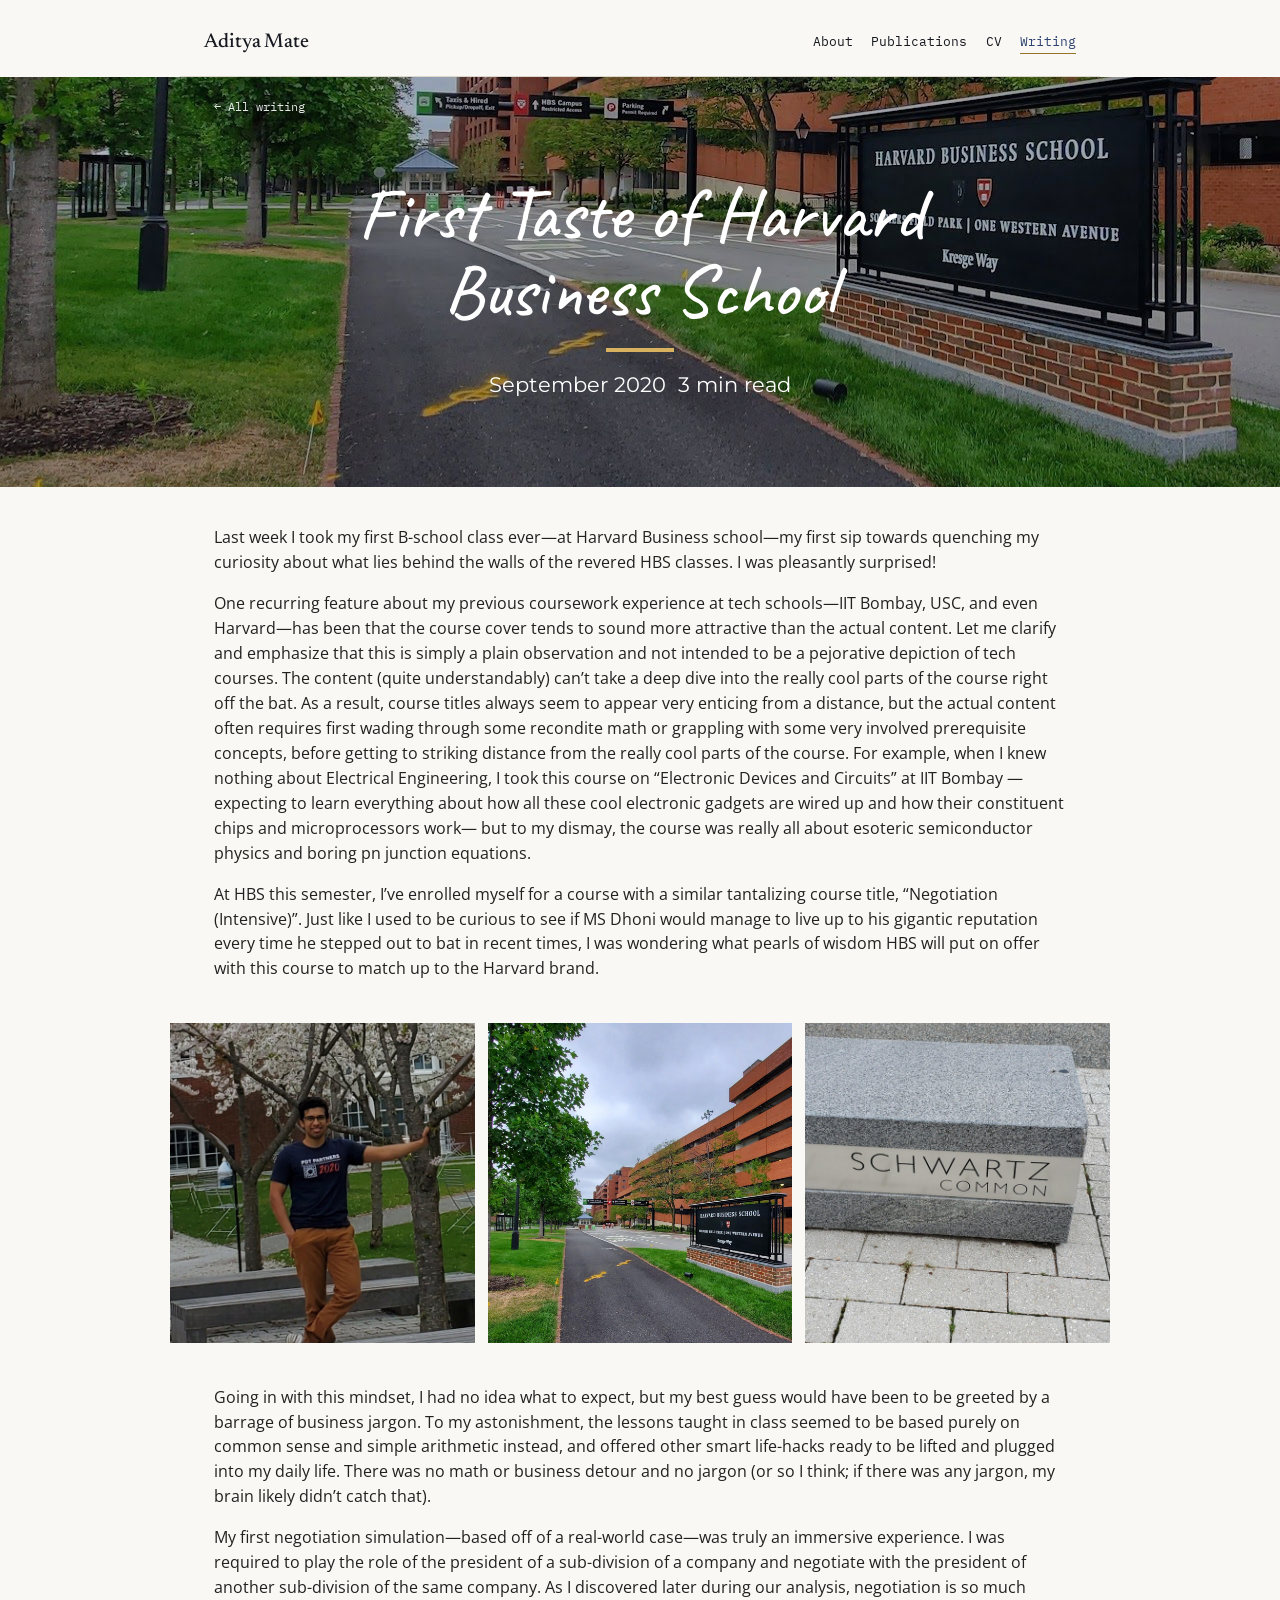
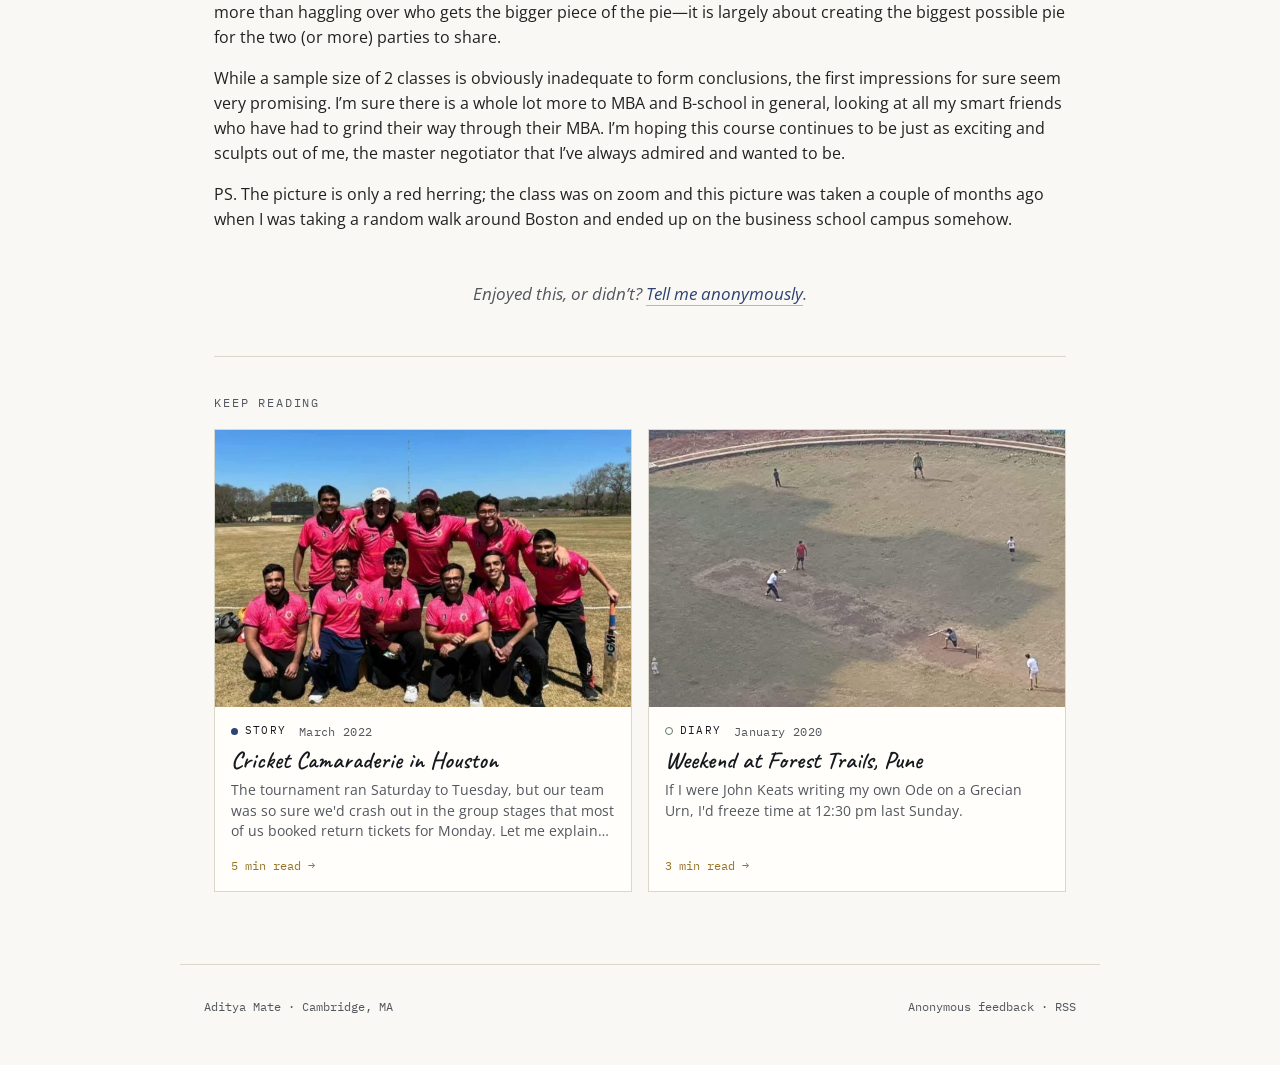
<file: blog/first-taste-of-harvard-business-school/index.html>
<!DOCTYPE html>
<html lang="en">
<head>
<meta charset="UTF-8">
<meta name="viewport" content="width=device-width, initial-scale=1.0">
<title>First Taste of Harvard Business School · Aditya Mate</title>
<meta name="description" content="My first B-school class ever, a negotiation course at HBS, and a pleasant surprise about what actually goes on inside those revered classrooms.">
<meta name="robots" content="noindex">
<link rel="canonical" href="https://adityamate.github.io/blog/first-taste-of-harvard-business-school/">
<meta property="og:type" content="article">
<meta property="og:url" content="https://adityamate.github.io/blog/first-taste-of-harvard-business-school/">
<meta property="og:site_name" content="Aditya Mate">
<meta property="og:title" content="First Taste of Harvard Business School · Aditya Mate">
<meta property="og:description" content="My first B-school class ever, a negotiation course at HBS, and a pleasant surprise about what actually goes on inside those revered classrooms.">
<meta property="og:image" content="https://adityamate.github.io/blog/img/hbs-02.jpg">
<meta name="twitter:card" content="summary_large_image">
<link rel="alternate" type="application/rss+xml" title="Slice of Life" href="https://adityamate.github.io/blog/feed.xml">
<link rel="preconnect" href="https://fonts.googleapis.com"><link rel="preconnect" href="https://fonts.gstatic.com" crossorigin><link href="https://fonts.googleapis.com/css2?family=Newsreader:ital,opsz,wght@0,6..72,400;0,6..72,500;0,6..72,600;1,6..72,400;1,6..72,500&family=Inter:wght@400;500;600&family=IBM+Plex+Mono:wght@400;500&family=Caveat:wght@400;500;600&family=Open+Sans:ital,wght@0,400;0,600;1,400&family=Montserrat:wght@400;500&display=swap" rel="stylesheet">
<link rel="stylesheet" href="../blog.css?v=e9b95256">
</head>
<body>
<a class="skip" href="#content">Skip to content</a>
<header class="masthead">
  <a class="brand" href="../../">Aditya Mate</a>
  <nav class="nav" aria-label="Site">
    <a href="../../">About</a>
    <a href="../../publications.html">Publications</a>
    <a href="../../CV_AdityaMate_full.pdf">CV</a>
    <a href="../" aria-current="page">Writing</a>
  </nav>
</header>
<main id="content" class="post">
<div class="post-hero"><div class="post-hero-bg" aria-hidden="true" style="background-image:url('../img/hbs-02.jpg');background-position:center 80%"></div>
<a class="back" href="../">← All writing</a>
<header class="post-head">
  <p class="kicker"><span class="fmt fmt-essay">Story</span><span>September 2020</span><span>3 min read</span></p>
  <h1>First Taste of Harvard Business School</h1>
  
</header>
</div>
<article class="prose essay">
<p>Last week I took my first B-school class ever—at Harvard Business school—my first sip towards quenching my curiosity about what lies behind the walls of the revered HBS classes. I was pleasantly surprised!</p>
<p>One recurring feature about my previous coursework experience at tech schools—IIT Bombay, USC, and even Harvard—has been that the course cover tends to sound more attractive than the actual content. Let me clarify and emphasize that this is simply a plain observation and not intended to be a pejorative depiction of tech courses. The content (quite understandably) can’t take a deep dive into the really cool parts of the course right off the bat. As a result, course titles always seem to appear very enticing from a distance, but the actual content often requires first wading through some recondite math or grappling with some very involved prerequisite concepts, before getting to striking distance from the really cool parts of the course. For example, when I knew nothing about Electrical Engineering, I took this course on “Electronic Devices and Circuits” at IIT Bombay — expecting to learn everything about how all these cool electronic gadgets are wired up and how their constituent chips and microprocessors work— but to my dismay, the course was really all about esoteric semiconductor physics and boring pn junction equations.</p>
<p>At HBS this semester, I’ve enrolled myself for a course with a similar tantalizing course title, “Negotiation (Intensive)”. Just like I used to be curious to see if MS Dhoni would manage to live up to his gigantic reputation every time he stepped out to bat in recent times, I was wondering what pearls of wisdom HBS will put on offer with this course to match up to the Harvard brand.</p>
<div class="gallery g3"><figure><img src="../img/hbs-01.jpg" alt="Photo from “First Taste of Harvard Business School”" loading="lazy" decoding="async"></figure><figure><img src="../img/hbs-02.jpg" alt="Photo from “First Taste of Harvard Business School”" loading="lazy" decoding="async"></figure><figure><img src="../img/hbs-03.jpg" alt="Photo from “First Taste of Harvard Business School”" loading="lazy" decoding="async"></figure></div>

<p>Going in with this mindset, I had no idea what to expect, but my best guess would have been to be greeted by a barrage of business jargon. To my astonishment, the lessons taught in class seemed to be based purely on common sense and simple arithmetic instead, and offered other smart life-hacks ready to be lifted and plugged into my daily life. There was no math or business detour and no jargon (or so I think; if there was any jargon, my brain likely didn’t catch that).</p>
<p>My first negotiation simulation—based off of a real-world case—was truly an immersive experience. I was required to play the role of the president of a sub-division of a company and negotiate with the president of another sub-division of the same company. As I discovered later during our analysis, negotiation is so much more than haggling over who gets the bigger piece of the pie—it is largely about creating the biggest possible pie for the two (or more) parties to share.</p>
<p>While a sample size of 2 classes is obviously inadequate to form conclusions, the first impressions for sure seem very promising. I’m sure there is a whole lot more to MBA and B-school in general, looking at all my smart friends who have had to grind their way through their MBA. I’m hoping this course continues to be just as exciting and sculpts out of me, the master negotiator that I’ve always admired and wanted to be.</p>
<p>PS. The picture is only a red herring; the class was on zoom and this picture was taken a couple of months ago when I was taking a random walk around Boston and ended up on the business school campus somehow.</p>
</article>

<p class="post-feedback">Enjoyed this, or didn’t? <a href="https://docs.google.com/forms/d/e/1FAIpQLSeq8BZfUlsnZ-JsNJCu9C_hOrYUOk3JcfokS55Jc4S9epCujA/viewform?usp=sf_link" target="_blank" rel="noopener">Tell me anonymously</a>.</p>
<section class="keep" aria-labelledby="keep-h">
  <h2 class="eyebrow" id="keep-h">Keep reading</h2>
  <div class="keep-grid"><a class="card small" href="../cricket-houston/">
  <div class="card-img"><img src="../img/cricket-houston-group.jpg" alt="" loading="lazy" decoding="async"></div><div class="card-body">
    <p class="kicker"><span class="fmt fmt-essay">Story</span><span>March 2022</span></p>
    <h3>Cricket Camaraderie in Houston</h3>
    <p class="hook">The tournament ran Saturday to Tuesday, but our team was so sure we&#x27;d crash out in the group stages that most of us booked return tickets for Monday. Let me explain why.</p>
    <p class="readtime">5 min read →</p>
  </div>
</a><a class="card small" href="../pune-trip/">
  <div class="card-img"><img src="../img/pune-trip-01.jpg" alt="" loading="lazy" decoding="async"></div><div class="card-body">
    <p class="kicker"><span class="fmt fmt-diary">Diary</span><span>January 2020</span></p>
    <h3>Weekend at Forest Trails, Pune</h3>
    <p class="hook">If I were John Keats writing my own Ode on a Grecian Urn, I&#x27;d freeze time at 12:30 pm last Sunday.</p>
    <p class="readtime">3 min read →</p>
  </div>
</a></div>
</section>
</main>
<footer>
  <span>Aditya Mate · Cambridge, MA</span>
  <span><a href="https://docs.google.com/forms/d/e/1FAIpQLSeq8BZfUlsnZ-JsNJCu9C_hOrYUOk3JcfokS55Jc4S9epCujA/viewform?usp=sf_link" target="_blank" rel="noopener">Anonymous feedback</a> · <a href="../feed.xml">RSS</a></span>
</footer>
<script src="../blog.js?v=e9b95256" defer></script>
</body>
</html>
</file>
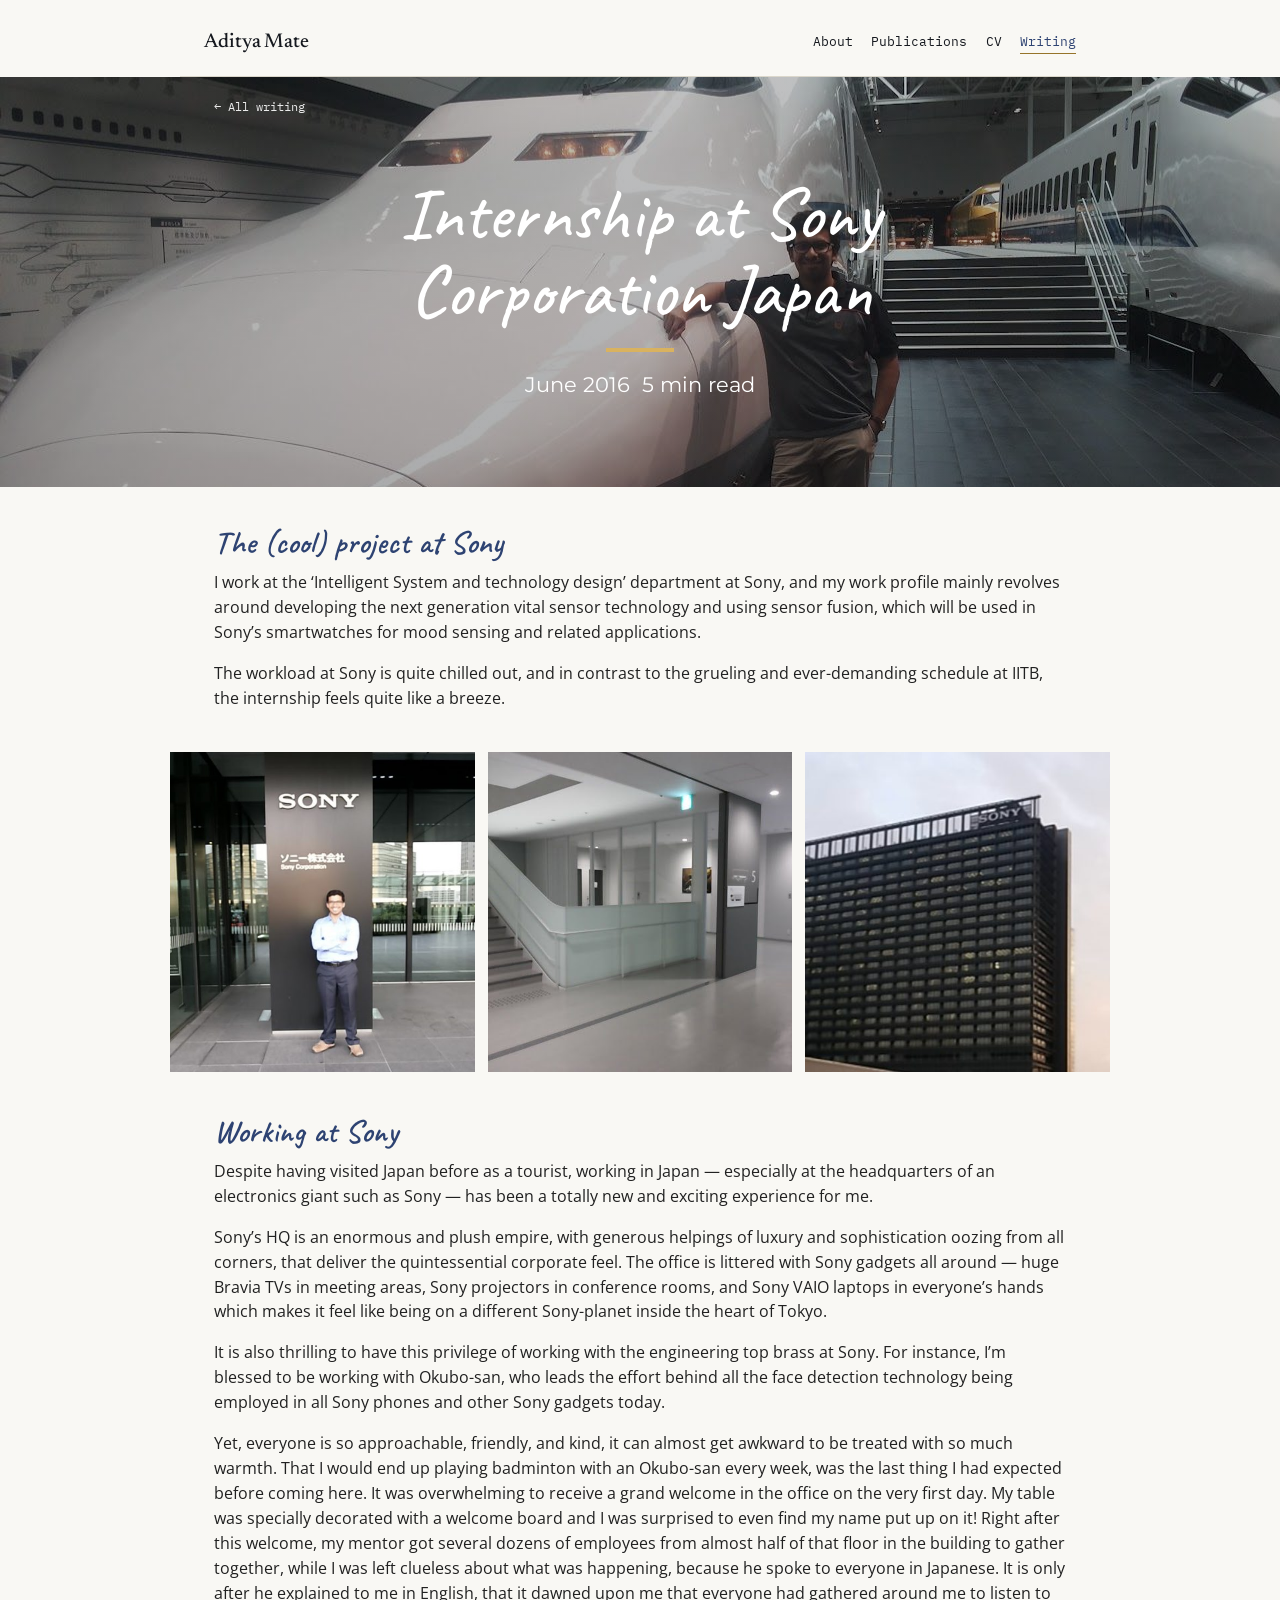
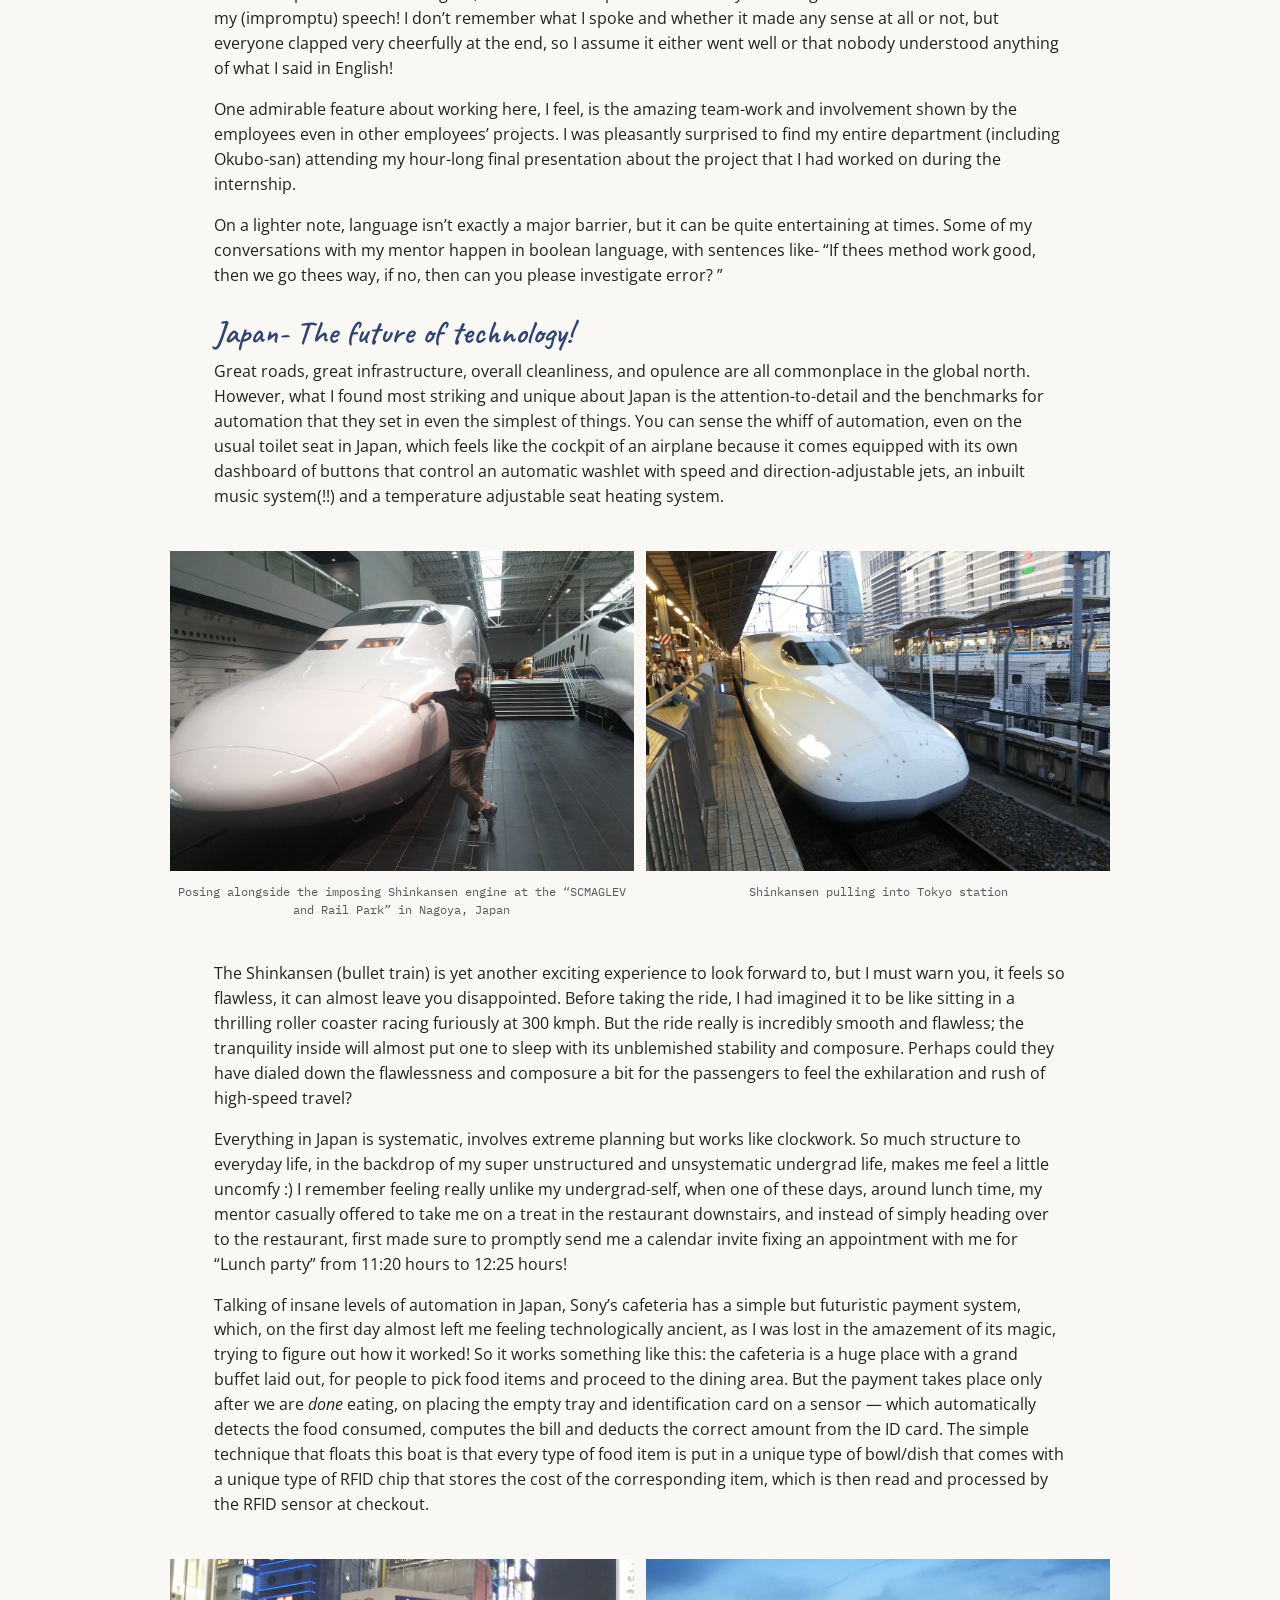
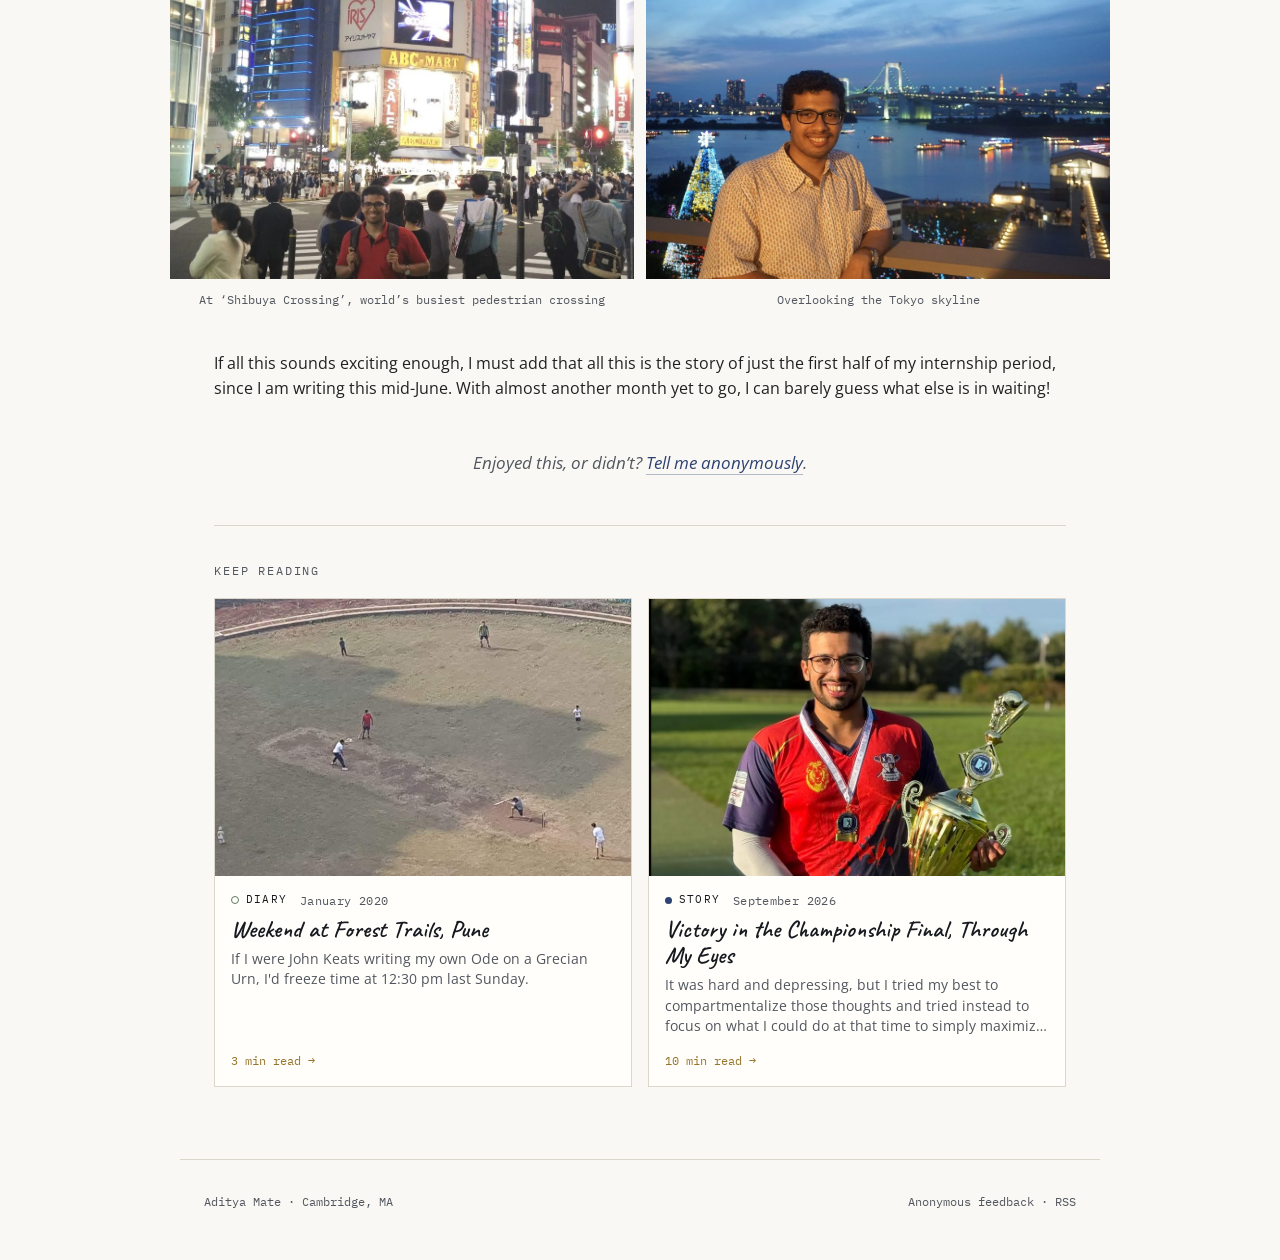
<file: blog/internship-at-sony-japan/index.html>
<!DOCTYPE html>
<html lang="en">
<head>
<meta charset="UTF-8">
<meta name="viewport" content="width=device-width, initial-scale=1.0">
<title>Internship at Sony Corporation Japan · Aditya Mate</title>
<meta name="description" content="Even the toilet seat in Japan feels like an airplane cockpit, with its own dashboard of buttons, adjustable jets, seat heating and a built-in music system.">
<meta name="robots" content="noindex">
<link rel="canonical" href="https://adityamate.github.io/blog/internship-at-sony-japan/">
<meta property="og:type" content="article">
<meta property="og:url" content="https://adityamate.github.io/blog/internship-at-sony-japan/">
<meta property="og:site_name" content="Aditya Mate">
<meta property="og:title" content="Internship at Sony Corporation Japan · Aditya Mate">
<meta property="og:description" content="Even the toilet seat in Japan feels like an airplane cockpit, with its own dashboard of buttons, adjustable jets, seat heating and a built-in music system.">
<meta property="og:image" content="https://adityamate.github.io/blog/img/sony-japan-04.jpg">
<meta name="twitter:card" content="summary_large_image">
<link rel="alternate" type="application/rss+xml" title="Slice of Life" href="https://adityamate.github.io/blog/feed.xml">
<link rel="preconnect" href="https://fonts.googleapis.com"><link rel="preconnect" href="https://fonts.gstatic.com" crossorigin><link href="https://fonts.googleapis.com/css2?family=Newsreader:ital,opsz,wght@0,6..72,400;0,6..72,500;0,6..72,600;1,6..72,400;1,6..72,500&family=Inter:wght@400;500;600&family=IBM+Plex+Mono:wght@400;500&family=Caveat:wght@400;500;600&family=Open+Sans:ital,wght@0,400;0,600;1,400&family=Montserrat:wght@400;500&display=swap" rel="stylesheet">
<link rel="stylesheet" href="../blog.css?v=e9b95256">
</head>
<body>
<a class="skip" href="#content">Skip to content</a>
<header class="masthead">
  <a class="brand" href="../../">Aditya Mate</a>
  <nav class="nav" aria-label="Site">
    <a href="../../">About</a>
    <a href="../../publications.html">Publications</a>
    <a href="../../CV_AdityaMate_full.pdf">CV</a>
    <a href="../" aria-current="page">Writing</a>
  </nav>
</header>
<main id="content" class="post">
<div class="post-hero"><div class="post-hero-bg" aria-hidden="true" style="background-image:url('../img/sony-japan-04.jpg')"></div>
<a class="back" href="../">← All writing</a>
<header class="post-head">
  <p class="kicker"><span class="fmt fmt-essay">Story</span><span>June 2016</span><span>5 min read</span></p>
  <h1>Internship at Sony Corporation Japan</h1>
  
</header>
</div>
<article class="prose essay">
<h2>The (cool) project at Sony</h2>
<p>I work at the ‘Intelligent System and technology design’ department at Sony, and my work profile mainly revolves around developing the next generation vital sensor technology and using sensor fusion, which will be used in Sony’s smartwatches for mood sensing and related applications.</p>
<p>The workload at Sony is quite chilled out, and in contrast to the grueling and ever-demanding schedule at IITB, the internship feels quite like a breeze.</p>
<div class="gallery g3"><figure><img src="../img/sony-japan-01.jpg" alt="Photo from “Internship at Sony Corporation Japan”" loading="lazy" decoding="async"></figure><figure><img src="../img/sony-japan-02.jpg" alt="Photo from “Internship at Sony Corporation Japan”" loading="lazy" decoding="async"></figure><figure><img src="../img/sony-japan-03.jpg" alt="Photo from “Internship at Sony Corporation Japan”" loading="lazy" decoding="async"></figure></div>

<h2>Working at Sony</h2>
<p>Despite having visited Japan before as a tourist, working in Japan — especially at the headquarters of an electronics giant such as Sony — has been a totally new and exciting experience for me.</p>
<p>Sony&rsquo;s HQ is an enormous and plush empire, with generous helpings of luxury and sophistication oozing from all corners, that deliver the quintessential corporate feel. The office is littered with Sony gadgets all around — huge Bravia TVs in meeting areas, Sony projectors in conference rooms, and Sony VAIO laptops in everyone&rsquo;s hands which makes it feel like being on a different Sony-planet inside the heart of Tokyo.</p>
<p>It is also thrilling to have this privilege of working with the engineering top brass at Sony. For instance, I’m blessed to be working with Okubo-san, who leads the effort behind all the face detection technology being employed in all Sony phones and other Sony gadgets today.</p>
<p>Yet, everyone is so approachable, friendly, and kind, it can almost get awkward to be treated with so much warmth. That I would end up playing badminton with an Okubo-san every week, was the last thing I had expected before coming here. It was overwhelming to receive a grand welcome in the office on the very first day. My table was specially decorated with a welcome board and I was surprised to even find my name put up on it! Right after this welcome, my mentor got several dozens of employees from almost half of that floor in the building to gather together, while I was left clueless about what was happening, because he spoke to everyone in Japanese. It is only after he explained to me in English, that it dawned upon me that everyone had gathered around me to listen to my (impromptu) speech! I don’t remember what I spoke and whether it made any sense at all or not, but everyone clapped very cheerfully at the end, so I assume it either went well or that nobody understood anything of what I said in English!</p>
<p>One admirable feature about working here, I feel, is the amazing team-work and involvement shown by the employees even in other employees’ projects. I was pleasantly surprised to find my entire department (including Okubo-san) attending my hour-long final presentation about the project that I had worked on during the internship.</p>
<p>On a lighter note, language isn’t exactly a major barrier, but it can be quite entertaining at times. Some of my conversations with my mentor happen in boolean language, with sentences like- “If thees method work good, then we go thees way, if no, then can you please investigate error? ”</p>
<h2>Japan- The future of technology!</h2>
<p>Great roads, great infrastructure, overall cleanliness, and opulence are all commonplace in the global north. However, what I found most striking and unique about Japan is the attention-to-detail and the benchmarks for automation that they set in even the simplest of things. You can sense the whiff of automation, even on the usual toilet seat in Japan, which feels like the cockpit of an airplane because it comes equipped with its own dashboard of buttons that control an automatic washlet with speed and direction-adjustable jets, an inbuilt music system(!!) and a temperature adjustable seat heating system.</p>
<div class="gallery g2"><figure><img src="../img/sony-japan-04.jpg" alt="Posing alongside the imposing Shinkansen engine at the “SCMAGLEV and Rail Park” in Nagoya, Japan" loading="lazy" decoding="async"><figcaption>Posing alongside the imposing Shinkansen engine at the “SCMAGLEV and Rail Park” in Nagoya, Japan</figcaption></figure><figure><img src="../img/sony-japan-05.jpg" alt="Shinkansen pulling into Tokyo station" loading="lazy" decoding="async"><figcaption>Shinkansen pulling into Tokyo station</figcaption></figure></div>

<p>The Shinkansen (bullet train) is yet another exciting experience to look forward to, but I must warn you, it feels so flawless, it can almost leave you disappointed. Before taking the ride, I had imagined it to be like sitting in a thrilling roller coaster racing furiously at 300 kmph. But the ride really is incredibly smooth and flawless; the tranquility inside will almost put one to sleep with its unblemished stability and composure. Perhaps could they have dialed down the flawlessness and composure a bit for the passengers to feel the exhilaration and rush of high-speed travel?</p>
<p>Everything in Japan is systematic, involves extreme planning but works like clockwork. So much structure to everyday life, in the backdrop of my super unstructured and unsystematic undergrad life, makes me feel a little uncomfy :) I remember feeling really unlike my undergrad-self, when one of these days, around lunch time, my mentor casually offered to take me on a treat in the restaurant downstairs, and instead of simply heading over to the restaurant, first made sure to promptly send me a calendar invite fixing an appointment with me for “Lunch party” from 11:20 hours to 12:25 hours!</p>
<p>Talking of insane levels of automation in Japan, Sony’s cafeteria has a simple but futuristic payment system, which, on the first day almost left me feeling technologically ancient, as I was lost in the amazement of its magic, trying to figure out how it worked! So it works something like this: the cafeteria is a huge place with a grand buffet laid out, for people to pick food items and proceed to the dining area. But the payment takes place only after we are <em>done</em> eating, on placing the empty tray and identification card on a sensor — which automatically detects the food consumed, computes the bill and deducts the correct amount from the ID card. The simple technique that floats this boat is that every type of food item is put in a unique type of bowl/dish that comes with a unique type of RFID chip that stores the cost of the corresponding item, which is then read and processed by the RFID sensor at checkout.</p>
<div class="gallery g2"><figure><img src="../img/sony-japan-06.jpg" alt="At ‘Shibuya Crossing’, world’s busiest pedestrian crossing" loading="lazy" decoding="async"><figcaption>At ‘Shibuya Crossing’, world’s busiest pedestrian crossing</figcaption></figure><figure><img src="../img/sony-japan-07.jpg" alt="Overlooking the Tokyo skyline" loading="lazy" decoding="async"><figcaption>Overlooking the Tokyo skyline</figcaption></figure></div>

<p>If all this sounds exciting enough, I must add that all this is the story of just the first half of my internship period, since I am writing this mid-June. With almost another month yet to go, I can barely guess what else is in waiting!</p>
</article>

<p class="post-feedback">Enjoyed this, or didn’t? <a href="https://docs.google.com/forms/d/e/1FAIpQLSeq8BZfUlsnZ-JsNJCu9C_hOrYUOk3JcfokS55Jc4S9epCujA/viewform?usp=sf_link" target="_blank" rel="noopener">Tell me anonymously</a>.</p>
<section class="keep" aria-labelledby="keep-h">
  <h2 class="eyebrow" id="keep-h">Keep reading</h2>
  <div class="keep-grid"><a class="card small" href="../pune-trip/">
  <div class="card-img"><img src="../img/pune-trip-01.jpg" alt="" loading="lazy" decoding="async"></div><div class="card-body">
    <p class="kicker"><span class="fmt fmt-diary">Diary</span><span>January 2020</span></p>
    <h3>Weekend at Forest Trails, Pune</h3>
    <p class="hook">If I were John Keats writing my own Ode on a Grecian Urn, I&#x27;d freeze time at 12:30 pm last Sunday.</p>
    <p class="readtime">3 min read →</p>
  </div>
</a><a class="card small" href="../neca-final-paltan/">
  <div class="card-img"><img src="../img/crease-trophy.jpg" alt="" loading="lazy" decoding="async"></div><div class="card-body">
    <p class="kicker"><span class="fmt fmt-essay">Story</span><span>September 2026</span></p>
    <h3>Victory in the Championship Final, Through My Eyes</h3>
    <p class="hook">It was hard and depressing, but I tried my best to compartmentalize those thoughts and tried instead to focus on what I could do at that time to simply maximize our chances of winning.</p>
    <p class="readtime">10 min read →</p>
  </div>
</a></div>
</section>
</main>
<footer>
  <span>Aditya Mate · Cambridge, MA</span>
  <span><a href="https://docs.google.com/forms/d/e/1FAIpQLSeq8BZfUlsnZ-JsNJCu9C_hOrYUOk3JcfokS55Jc4S9epCujA/viewform?usp=sf_link" target="_blank" rel="noopener">Anonymous feedback</a> · <a href="../feed.xml">RSS</a></span>
</footer>
<script src="../blog.js?v=e9b95256" defer></script>
</body>
</html>
</file>
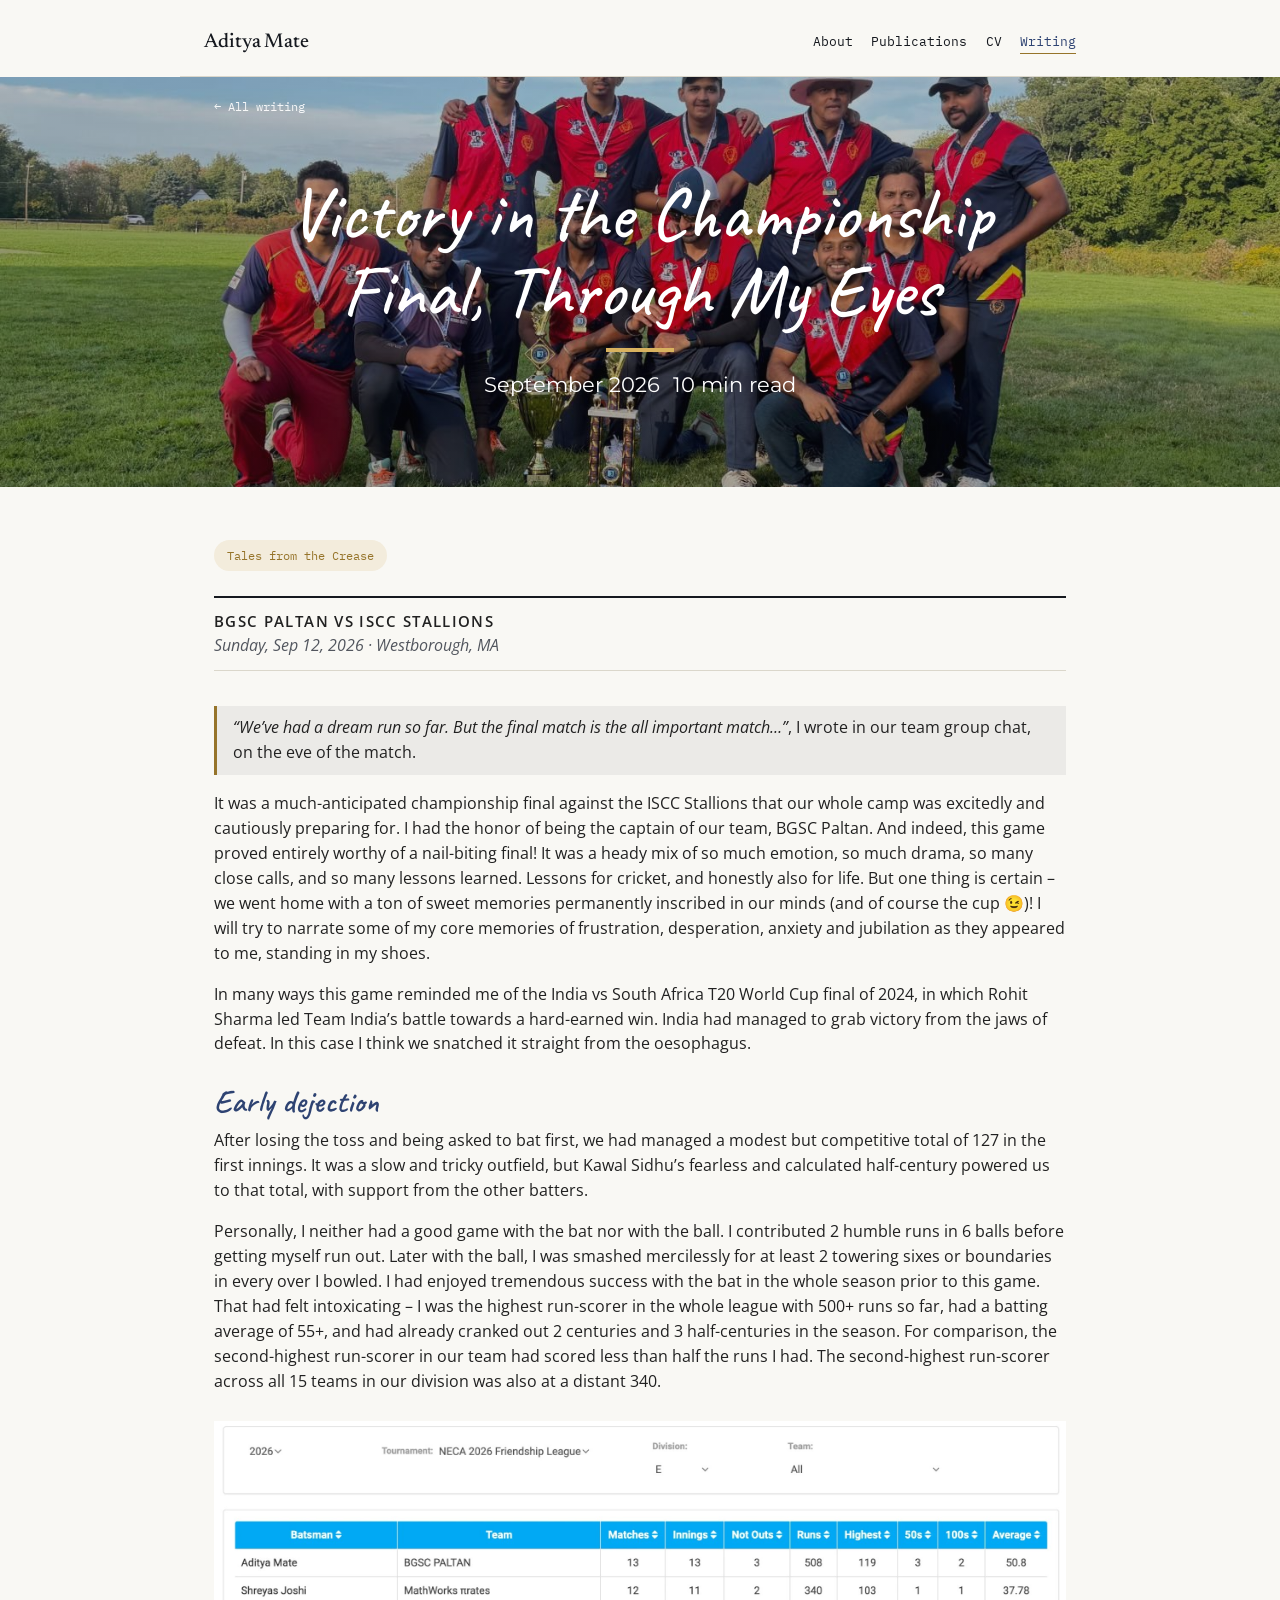
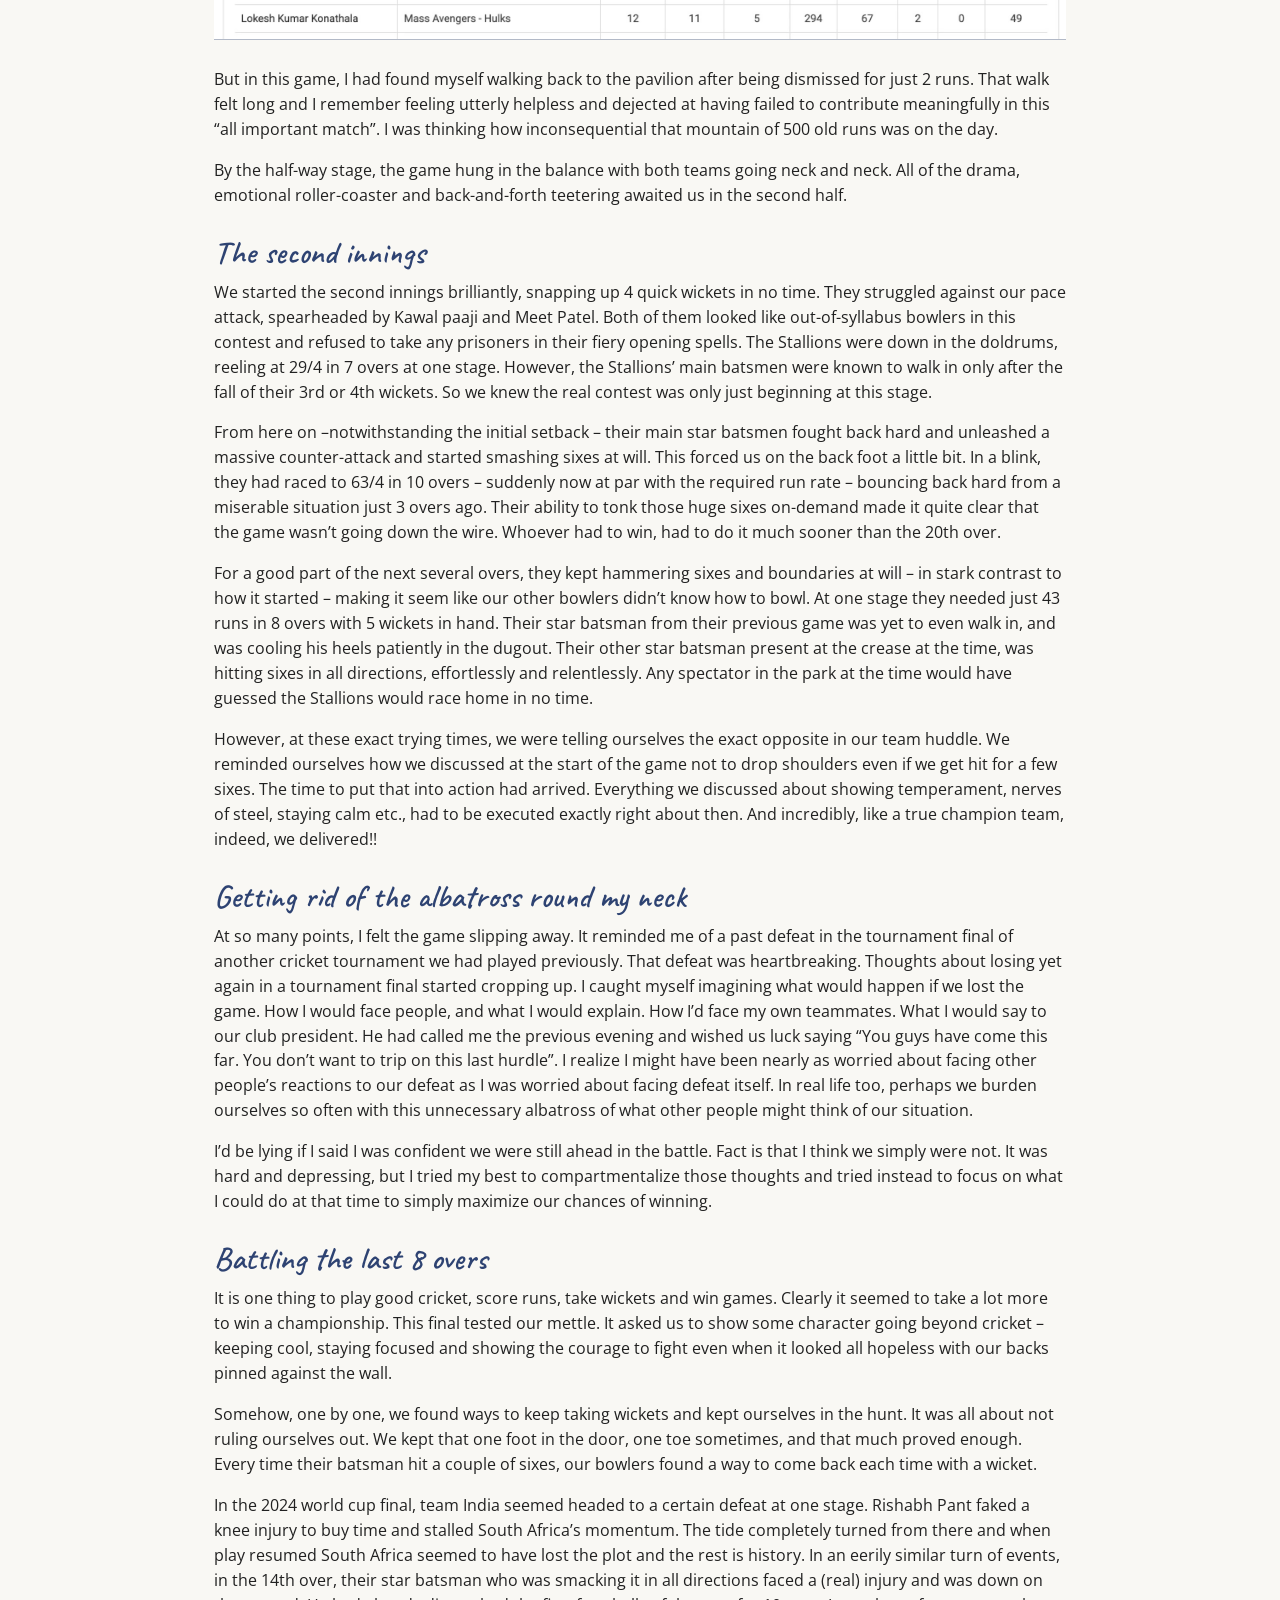
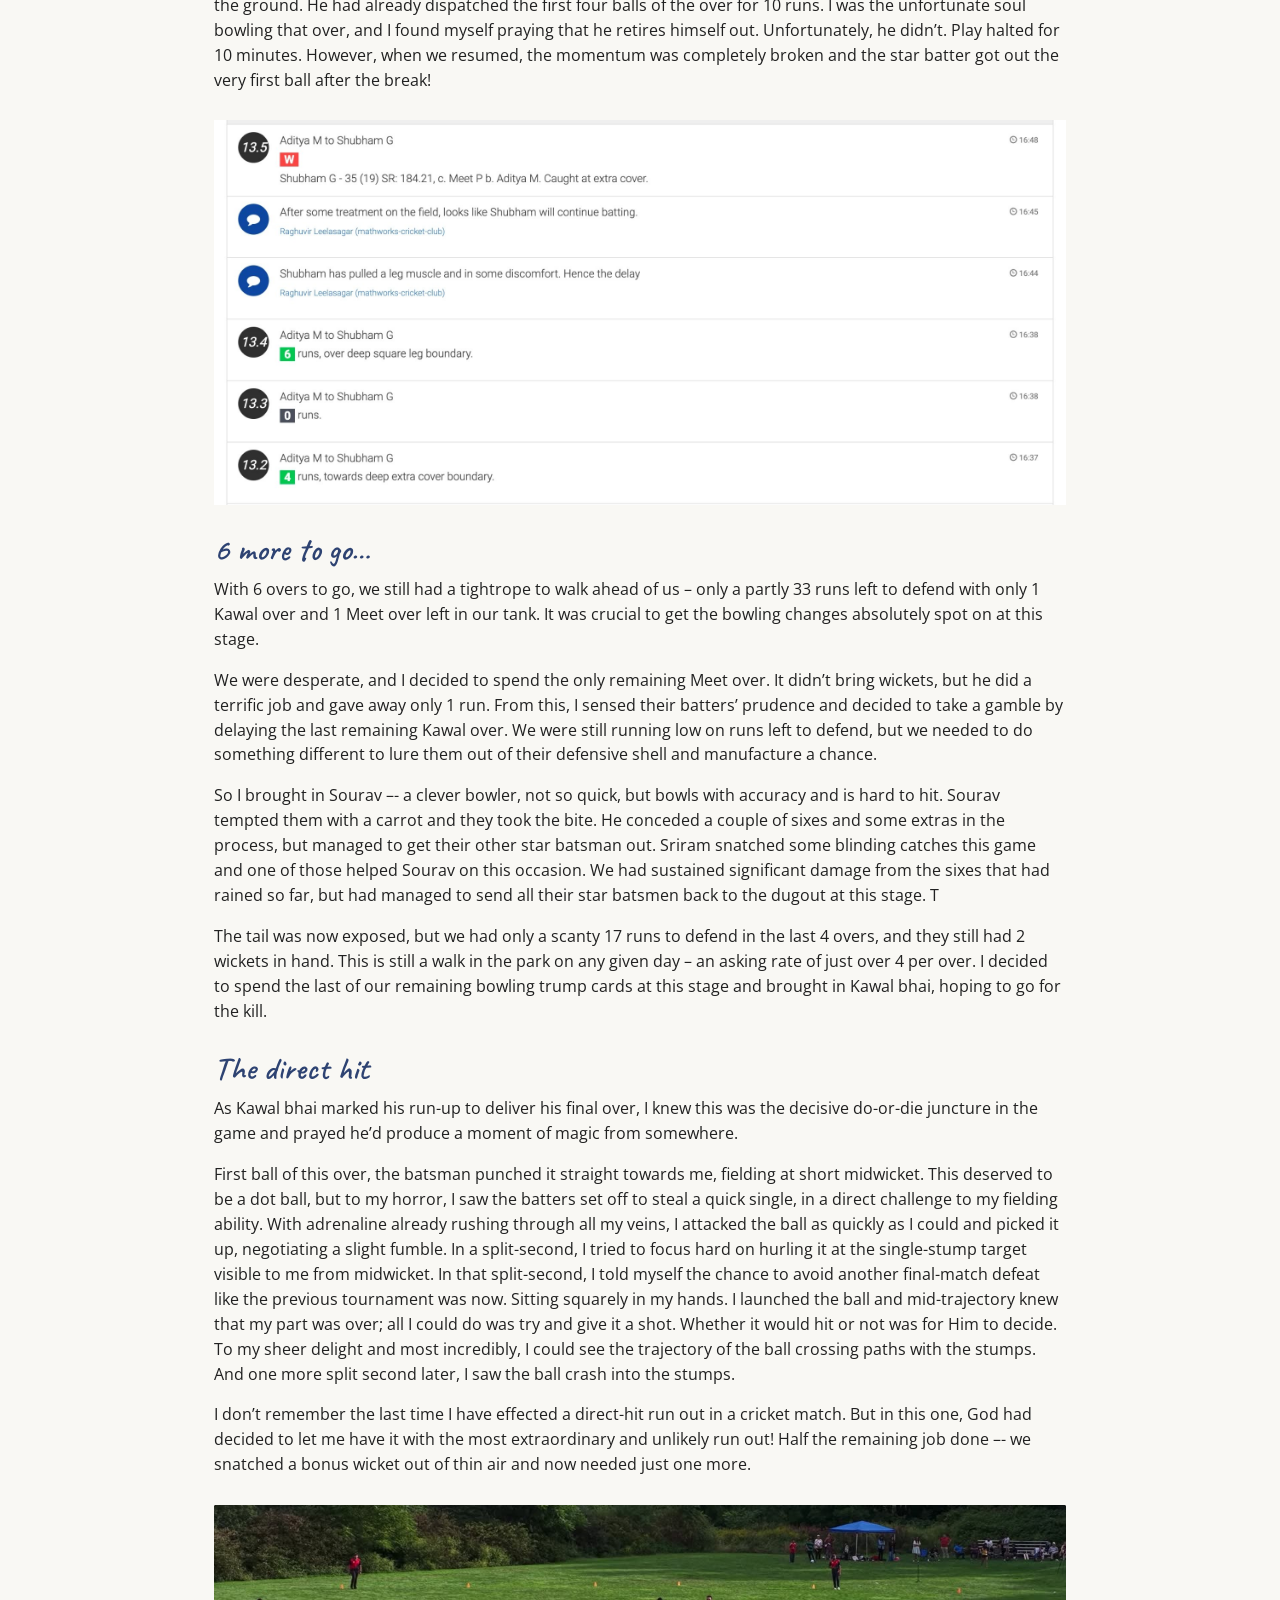
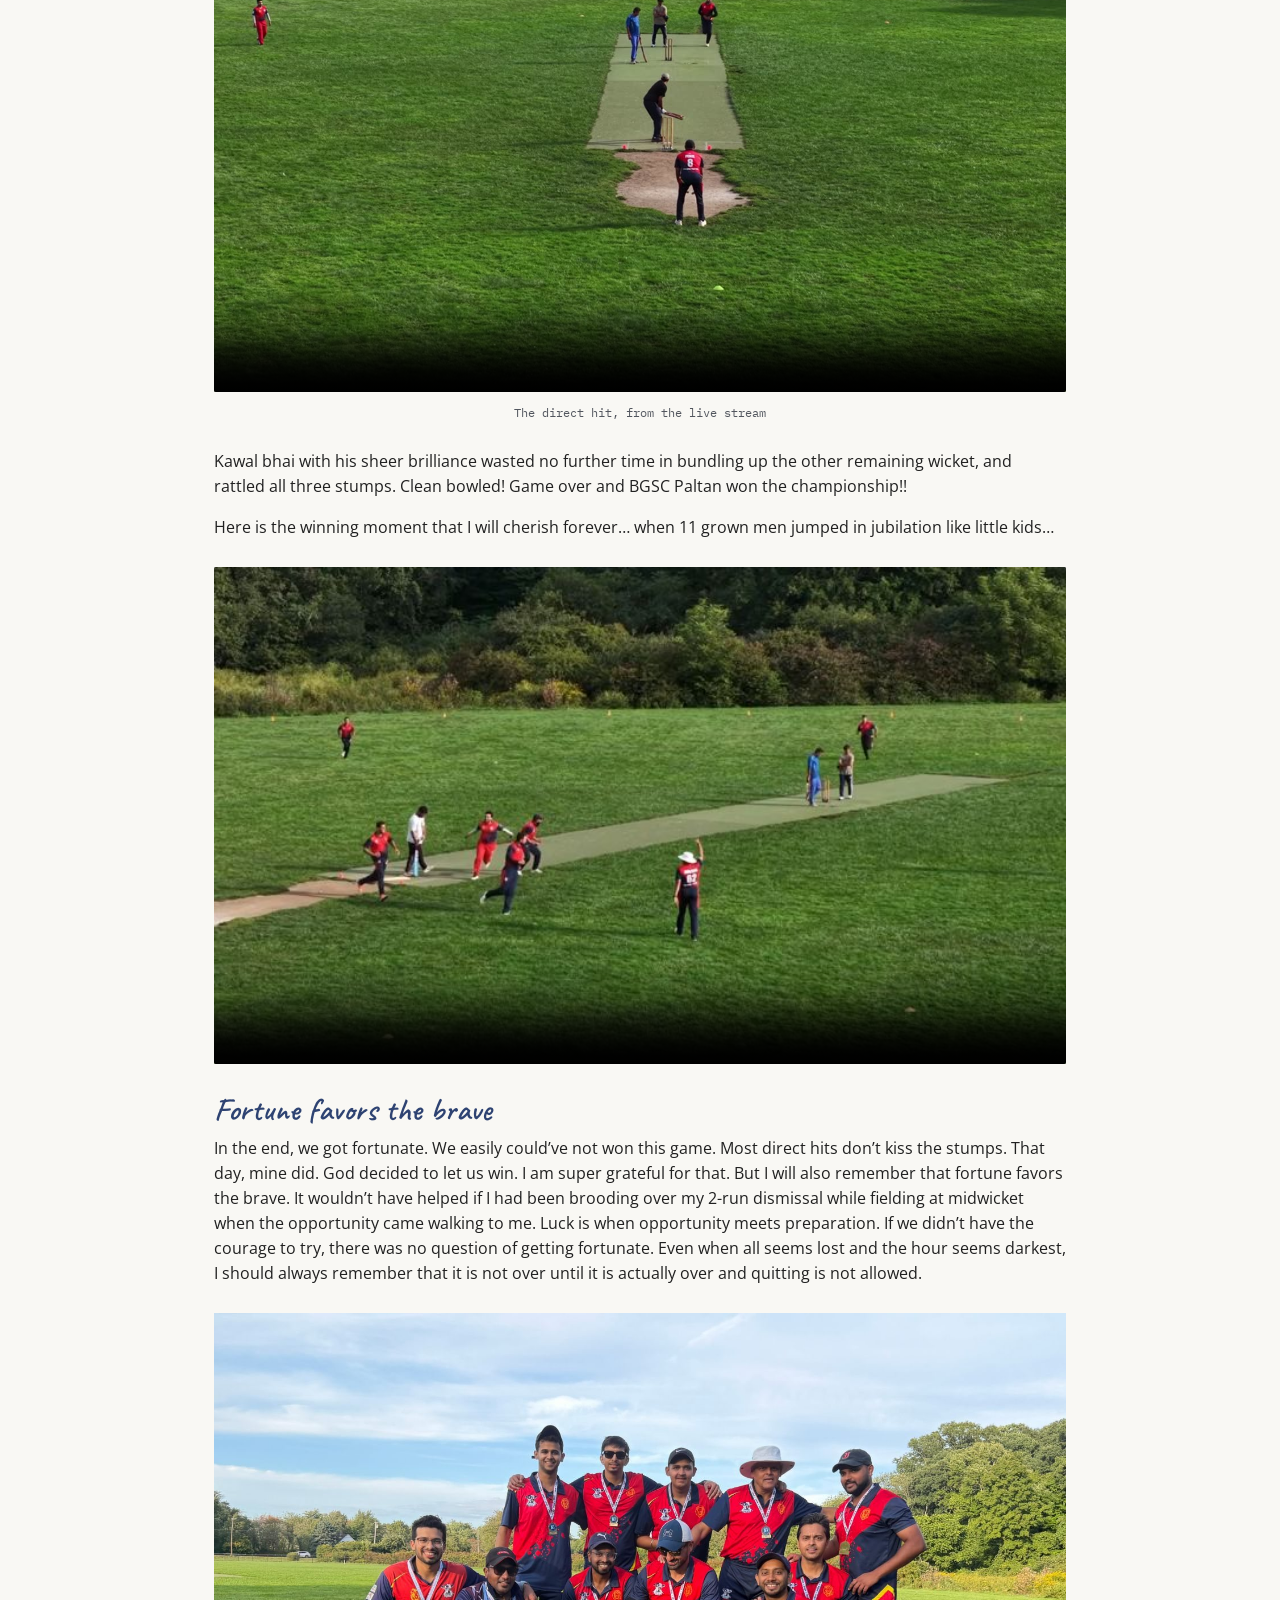
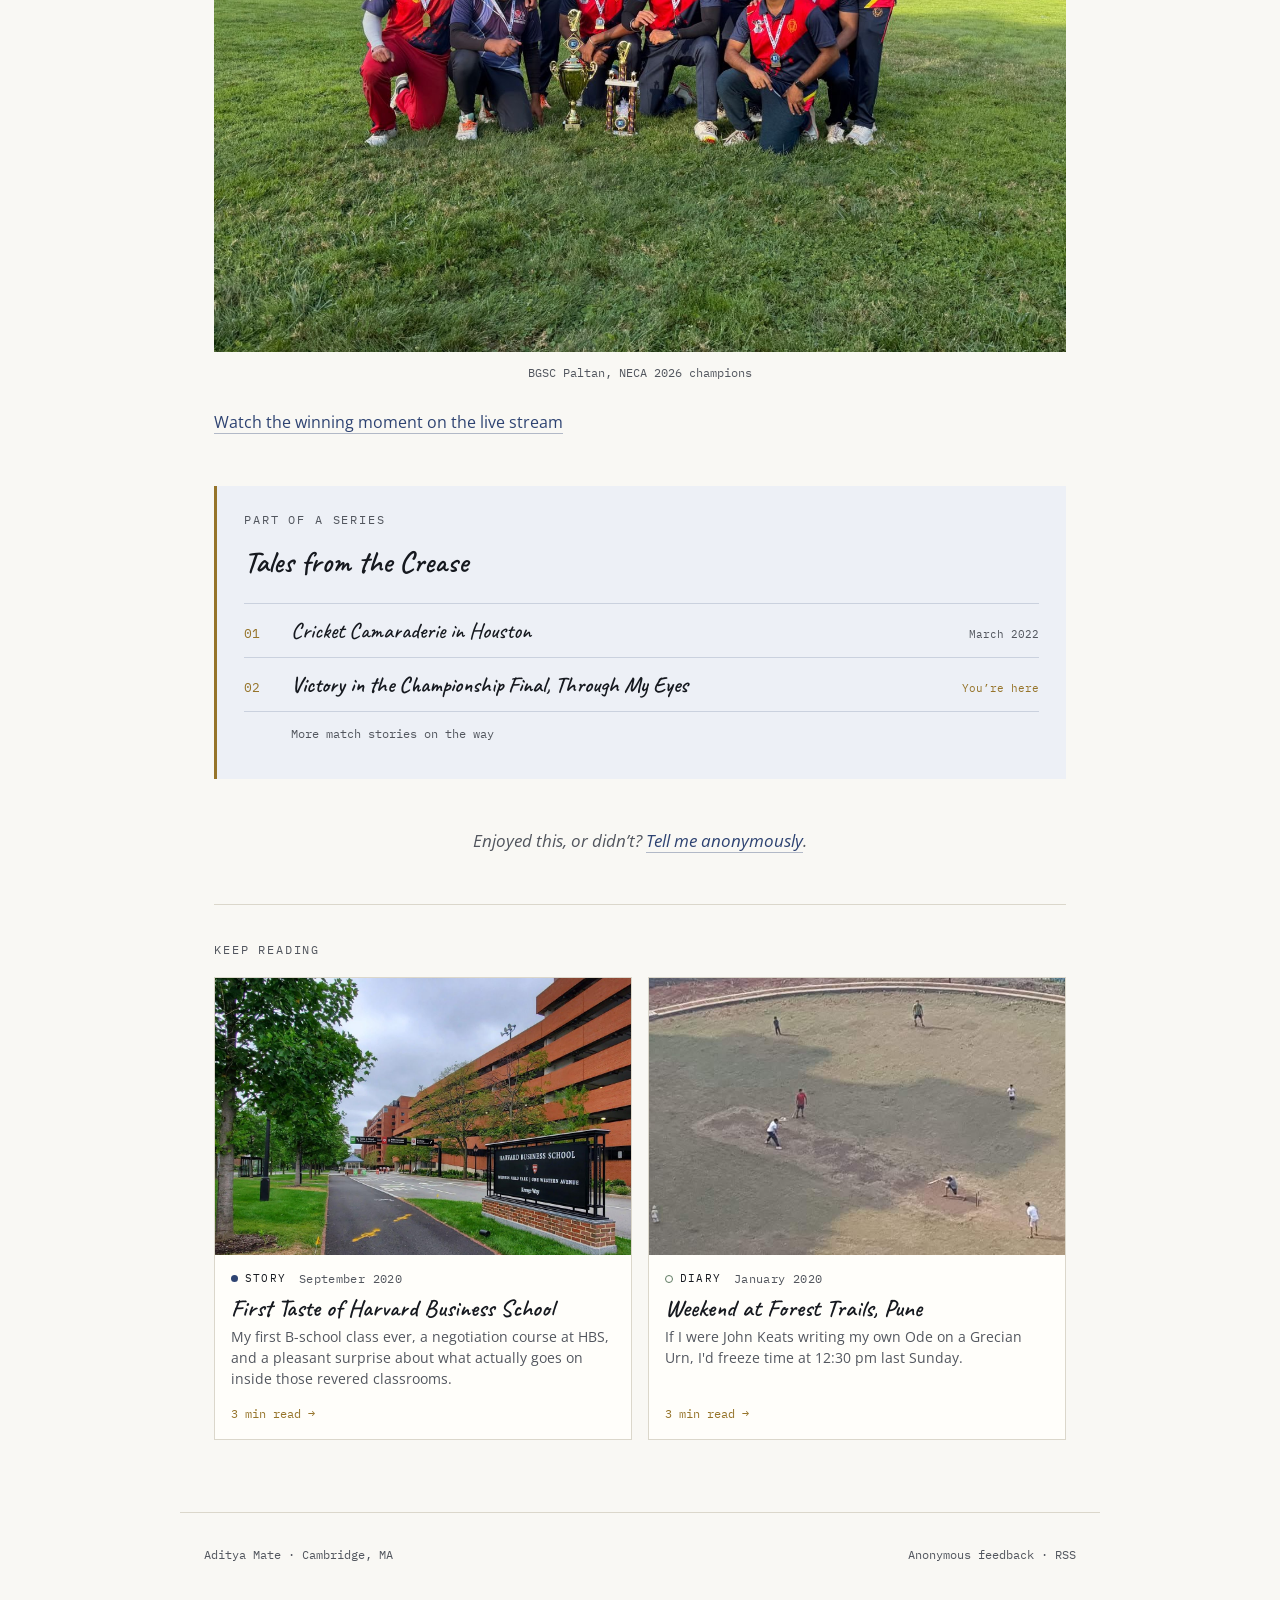
<file: blog/neca-final-paltan/index.html>
<!DOCTYPE html>
<html lang="en">
<head>
<meta charset="UTF-8">
<meta name="viewport" content="width=device-width, initial-scale=1.0">
<title>Victory in the Championship Final, Through My Eyes · Aditya Mate</title>
<meta name="description" content="It was hard and depressing, but I tried my best to compartmentalize those thoughts and tried instead to focus on what I could do at that time to simply maximize our chances of winning.">
<meta name="robots" content="noindex">
<link rel="canonical" href="https://adityamate.github.io/blog/neca-final-paltan/">
<meta property="og:type" content="article">
<meta property="og:url" content="https://adityamate.github.io/blog/neca-final-paltan/">
<meta property="og:site_name" content="Aditya Mate">
<meta property="og:title" content="Victory in the Championship Final, Through My Eyes · Aditya Mate">
<meta property="og:description" content="It was hard and depressing, but I tried my best to compartmentalize those thoughts and tried instead to focus on what I could do at that time to simply maximize our chances of winning.">
<meta property="og:image" content="https://adityamate.github.io/blog/img/crease-trophy.jpg">
<meta name="twitter:card" content="summary_large_image">
<link rel="alternate" type="application/rss+xml" title="Slice of Life" href="https://adityamate.github.io/blog/feed.xml">
<link rel="preconnect" href="https://fonts.googleapis.com"><link rel="preconnect" href="https://fonts.gstatic.com" crossorigin><link href="https://fonts.googleapis.com/css2?family=Newsreader:ital,opsz,wght@0,6..72,400;0,6..72,500;0,6..72,600;1,6..72,400;1,6..72,500&family=Inter:wght@400;500;600&family=IBM+Plex+Mono:wght@400;500&family=Caveat:wght@400;500;600&family=Open+Sans:ital,wght@0,400;0,600;1,400&family=Montserrat:wght@400;500&display=swap" rel="stylesheet">
<link rel="stylesheet" href="../blog.css?v=e9b95256">
</head>
<body>
<a class="skip" href="#content">Skip to content</a>
<header class="masthead">
  <a class="brand" href="../../">Aditya Mate</a>
  <nav class="nav" aria-label="Site">
    <a href="../../">About</a>
    <a href="../../publications.html">Publications</a>
    <a href="../../CV_AdityaMate_full.pdf">CV</a>
    <a href="../" aria-current="page">Writing</a>
  </nav>
</header>
<main id="content" class="post">
<div class="post-hero"><div class="post-hero-bg" aria-hidden="true" style="background-image:url('../img/neca-final-team.jpg')"></div>
<a class="back" href="../">← All writing</a>
<header class="post-head">
  <p class="kicker"><span class="fmt fmt-essay">Story</span><span>September 2026</span><span>10 min read</span></p>
  <h1>Victory in the Championship Final, Through My Eyes</h1>
  
</header>
</div>
<div class="post-lede"><a class="series-pill" href="../#series-crease">Tales from the Crease</a></div><article class="prose essay">
<p class="dateline"><strong>BGSC Paltan vs ISCC Stallions</strong><span class="vs">Sunday, Sep 12, 2026 · Westborough, MA</span></p>

<blockquote>
<p><em>“We’ve had a dream run so far. But the final match is the all important match…”</em>, <span class="quote-by">I wrote in our team group chat, on the eve of the match.</span></p>
</blockquote>
<p>It was a much-anticipated championship final against the ISCC Stallions that our whole camp was excitedly and cautiously preparing for. I had the honor of being the captain of our team, BGSC Paltan. And indeed, this game proved entirely worthy of a nail-biting final! It was a heady mix of so much emotion, so much drama, so many close calls, and so many lessons learned. Lessons for cricket, and honestly also for life. But one thing is certain &ndash; we went home with a ton of sweet memories permanently inscribed in our minds (and of course the cup 😉)! I will try to narrate some of my core memories of frustration, desperation, anxiety and jubilation as they appeared to me, standing in my shoes.</p>
<p>In many ways this game reminded me of the India vs South Africa T20 World Cup final of 2024, in which Rohit Sharma led Team India&rsquo;s battle towards a hard-earned win. India had managed to grab victory from the jaws of defeat. In this case I think we snatched it straight from the oesophagus.</p>
<h2>Early dejection</h2>
<p>After losing the toss and being asked to bat first, we had managed a modest but competitive total of 127 in the first innings. It was a slow and tricky outfield, but Kawal Sidhu&rsquo;s fearless and calculated half-century powered us to that total, with support from the other batters.</p>
<p>Personally, I neither had a good game with the bat nor with the ball. I contributed 2 humble runs in 6 balls before getting myself run out. Later with the ball, I was smashed mercilessly for at least 2 towering sixes or boundaries in every over I bowled. I had enjoyed tremendous success with the bat in the whole season prior to this game. That had felt intoxicating – I was the highest run-scorer in the whole league with 500+ runs so far, had a batting average of 55+, and had already cranked out 2 centuries and 3 half-centuries in the season. For comparison, the second-highest run-scorer in our team had scored less than half the runs I had. The second-highest run-scorer across all 15 teams in our division was also at a distant 340.</p>
<figure><a class="photo-link" href="https://www.neca2020.org/battingStats?division=E" target="_blank" rel="noopener" title="Open the full stats"><img src="../img/neca-league-batting.jpg" alt="NECA 2026 Friendship League batting table: Aditya Mate, 508 runs in 13 matches" loading="lazy" decoding="async"></a></figure>

<p>But in this game, I had found myself walking back to the pavilion after being dismissed for just 2 runs. That walk felt long and I remember feeling utterly helpless and dejected at having failed to contribute meaningfully in this “all important match”. I was thinking how inconsequential that mountain of 500 old runs was on the day.</p>
<p>By the half-way stage, the game hung in the balance with both teams going neck and neck. All of the drama, emotional roller-coaster and back-and-forth teetering awaited us in the second half.</p>
<h2>The second innings</h2>
<p>We started the second innings brilliantly, snapping up 4 quick wickets in no time. They struggled against our pace attack, spearheaded by Kawal paaji and Meet Patel. Both of them looked like out-of-syllabus bowlers in this contest and refused to take any prisoners in their fiery opening spells. The Stallions were down in the doldrums, reeling at 29/4 in 7 overs at one stage. However, the Stallions’ main batsmen were known to walk in only after the fall of their 3rd or 4th wickets. So we knew the real contest was only just beginning at this stage.</p>
<p>From here on &ndash;notwithstanding the initial setback &ndash; their main star batsmen fought back hard and unleashed a massive counter-attack and started smashing sixes at will. This forced us on the back foot a little bit. In a blink, they had raced to 63/4 in 10 overs – suddenly now at par with the required run rate – bouncing back hard from a miserable situation just 3 overs ago. Their ability to tonk those huge sixes on-demand made it quite clear that the game wasn’t going down the wire. Whoever had to win, had to do it much sooner than the 20th over.</p>
<p>For a good part of the next several overs, they kept hammering sixes and boundaries at will &ndash; in stark contrast to how it started &ndash; making it seem like our other bowlers didn&rsquo;t know how to bowl. At one stage they needed just 43 runs in 8 overs with 5 wickets in hand. Their star batsman from their previous game was yet to even walk in, and was cooling his heels patiently in the dugout. Their other star batsman present at the crease at the time, was hitting sixes in all directions, effortlessly and relentlessly. Any spectator in the park at the time would have guessed the Stallions would race home in no time.</p>
<p>However, at these exact trying times, we were telling ourselves the exact opposite in our team huddle. We reminded ourselves how we discussed at the start of the game not to drop shoulders even if we get hit for a few sixes. The time to put that into action had arrived. Everything we discussed about showing temperament, nerves of steel, staying calm etc., had to be executed exactly right about then. And incredibly, like a true champion team, indeed, we delivered!!</p>
<h2>Getting rid of the albatross round my neck</h2>
<p>At so many points, I felt the game slipping away. It reminded me of a past defeat in the tournament final of another cricket tournament we had played previously. That defeat was heartbreaking. Thoughts about losing yet again in a tournament final started cropping up. I caught myself imagining what would happen if we lost the game. How I would face people, and what I would explain. How I’d face my own teammates. What I would say to our club president. He had called me the previous evening and wished us luck saying “You guys have come this far. You don’t want to trip on this last hurdle”. I realize I might have been nearly as worried about facing other people’s reactions to our defeat as I was worried about facing defeat itself. In real life too, perhaps we burden ourselves so often with this unnecessary albatross of what other people might think of our situation.</p>
<p>I’d be lying if I said I was confident we were still ahead in the battle. Fact is that I think we simply were not. It was hard and depressing, but I tried my best to compartmentalize those thoughts and tried instead to focus on what I could do at that time to simply maximize our chances of winning.</p>
<h2>Battling the last 8 overs</h2>
<p>It is one thing to play good cricket, score runs, take wickets and win games. Clearly it seemed to take a lot more to win a championship. This final tested our mettle. It asked us to show some character going beyond cricket – keeping cool, staying focused and showing the courage to fight even when it looked all hopeless with our backs pinned against the wall.</p>
<p>Somehow, one by one, we found ways to keep taking wickets and kept ourselves in the hunt. It was all about not ruling ourselves out. We kept that one foot in the door, one toe sometimes, and that much proved enough. Every time their batsman hit a couple of sixes, our bowlers found a way to come back each time with a wicket.</p>
<p>In the 2024 world cup final, team India seemed headed to a certain defeat at one stage. Rishabh Pant faked a knee injury to buy time and stalled South Africa’s momentum. The tide completely turned from there and when play resumed South Africa seemed to have lost the plot and the rest is history. In an eerily similar turn of events, in the 14th over, their star batsman who was smacking it in all directions faced a (real) injury and was down on the ground. He had already dispatched the first four balls of the over for 10 runs. I was the unfortunate soul bowling that over, and I found myself praying that he retires himself out. Unfortunately, he didn&rsquo;t. Play halted for 10 minutes. However, when we resumed, the momentum was completely broken and the star batter got out the very first ball after the break!</p>
<figure><img src="../img/neca-final-scorecard.jpg" alt="Ball-by-ball commentary of Shubham’s wicket and the injury delay" loading="lazy" decoding="async"></figure>

<h2>6 more to go&hellip;</h2>
<p>With 6 overs to go, we still had a tightrope to walk ahead of us – only a partly 33 runs left to defend with only 1 Kawal over and 1 Meet over left in our tank. It was crucial to get the bowling changes absolutely spot on at this stage.</p>
<p>We were desperate, and I decided to spend the only remaining Meet over. It didn’t bring wickets, but he did a terrific job and gave away only 1 run. From this, I sensed their batters’ prudence and decided to take a gamble by delaying the last remaining Kawal over. We were still running low on runs left to defend, but we needed to do something different to lure them out of their defensive shell and manufacture a chance.</p>
<p>So I brought in Sourav –- a clever bowler, not so quick, but bowls with accuracy and is hard to hit. Sourav tempted them with a carrot and they took the bite. He conceded a couple of sixes and some extras in the process, but managed to get their other star batsman out. Sriram snatched some blinding catches this game and one of those helped Sourav on this occasion. We had sustained significant damage from the sixes that had rained so far, but had managed to send all their star batsmen back to the dugout at this stage. T</p>
<p>The tail was now exposed, but we had only a scanty 17 runs to defend in the last 4 overs, and they still had 2 wickets in hand. This is still a walk in the park on any given day &ndash; an asking rate of just over 4 per over. I decided to spend the last of our remaining bowling trump cards at this stage and brought in Kawal bhai, hoping to go for the kill.</p>
<h2>The direct hit</h2>
<p>As Kawal bhai marked his run-up to deliver his final over, I knew this was the decisive do-or-die juncture in the game and prayed he&rsquo;d produce a moment of magic from somewhere.</p>
<p>First ball of this over, the batsman punched it straight towards me, fielding at short midwicket. This deserved to be a dot ball, but to my horror, I saw the batters set off to steal a quick single, in a direct challenge to my fielding ability. With adrenaline already rushing through all my veins, I attacked the ball as quickly as I could and picked it up, negotiating a slight fumble. In a split-second, I tried to focus hard on hurling it at the single-stump target visible to me from midwicket. In that split-second, I told myself the chance to avoid another final-match defeat like the previous tournament was now. Sitting squarely in my hands. I launched the ball and mid-trajectory knew that my part was over; all I could do was try and give it a shot. Whether it would hit or not was for Him to decide. To my sheer delight and most incredibly, I could see the trajectory of the ball crossing paths with the stumps. And one more split second later, I saw the ball crash into the stumps.</p>
<p>I don’t remember the last time I have effected a direct-hit run out in a cricket match. But in this one, God had decided to let me have it with the most extraordinary and unlikely run out! Half the remaining job done –- we snatched a bonus wicket out of thin air and now needed just one more.</p>
<figure class="video"><video controls playsinline preload="metadata" poster="../img/neca-final-direct-hit-poster.jpg" aria-label="The direct-hit run out"><source src="../img/neca-final-direct-hit.mp4" type="video/mp4"></video><figcaption>The direct hit, from the live stream</figcaption></figure>

<p>Kawal bhai with his sheer brilliance wasted no further time in bundling up the other remaining wicket, and rattled all three stumps. Clean bowled! Game over and BGSC Paltan won the championship!!</p>
<p>Here is the winning moment that I will cherish forever&hellip; when 11 grown men jumped in jubilation like little kids&hellip;</p>
<figure class="video"><video controls playsinline preload="metadata" poster="../img/neca-final-celebration-poster.jpg" aria-label="The winning moment"><source src="../img/neca-final-celebration.mp4" type="video/mp4"></video></figure>

<h2>Fortune favors the brave</h2>
<p>In the end, we got fortunate. We easily could’ve not won this game. Most direct hits don’t kiss the stumps. That day, mine did. God decided to let us win. I am super grateful for that. But I will also remember that fortune favors the brave. It wouldn&rsquo;t have helped if I had been brooding over my 2-run dismissal while fielding at midwicket when the opportunity came walking to me. Luck is when opportunity meets preparation. If we didn’t have the courage to try, there was no question of getting fortunate. Even when all seems lost and the hour seems darkest, I should always remember that it is not over until it is actually over and quitting is not allowed.</p>
<figure><img src="../img/neca-final-team.jpg" alt="BGSC Paltan, NECA 2026 champions" loading="lazy" decoding="async"><figcaption>BGSC Paltan, NECA 2026 champions</figcaption></figure>

<p><a href="https://www.youtube.com/live/nzbEs34ibJI?si=TXmsHbvo3i2cNp8W&amp;t=12218">Watch the winning moment on the live stream</a></p>
</article>
<aside class="series-box" aria-labelledby="sb-h">
  <p class="eyebrow">Part of a series</p>
  <h2 id="sb-h">Tales from the Crease</h2>
  <ol class="series-list"><li><a href="../cricket-houston/"><span class="num">01</span><span class="t">Cricket Camaraderie in Houston</span><span class="d">March 2022</span></a></li><li class="here"><a href="../neca-final-paltan/"><span class="num">02</span><span class="t">Victory in the Championship Final, Through My Eyes</span><span class="you">You’re here</span></a></li><li class="upcoming">More match stories on the way</li></ol>
</aside>
<p class="post-feedback">Enjoyed this, or didn’t? <a href="https://docs.google.com/forms/d/e/1FAIpQLSeq8BZfUlsnZ-JsNJCu9C_hOrYUOk3JcfokS55Jc4S9epCujA/viewform?usp=sf_link" target="_blank" rel="noopener">Tell me anonymously</a>.</p>
<section class="keep" aria-labelledby="keep-h">
  <h2 class="eyebrow" id="keep-h">Keep reading</h2>
  <div class="keep-grid"><a class="card small" href="../first-taste-of-harvard-business-school/">
  <div class="card-img"><img src="../img/hbs-02.jpg" alt="" loading="lazy" decoding="async"></div><div class="card-body">
    <p class="kicker"><span class="fmt fmt-essay">Story</span><span>September 2020</span></p>
    <h3>First Taste of Harvard Business School</h3>
    <p class="hook">My first B-school class ever, a negotiation course at HBS, and a pleasant surprise about what actually goes on inside those revered classrooms.</p>
    <p class="readtime">3 min read →</p>
  </div>
</a><a class="card small" href="../pune-trip/">
  <div class="card-img"><img src="../img/pune-trip-01.jpg" alt="" loading="lazy" decoding="async"></div><div class="card-body">
    <p class="kicker"><span class="fmt fmt-diary">Diary</span><span>January 2020</span></p>
    <h3>Weekend at Forest Trails, Pune</h3>
    <p class="hook">If I were John Keats writing my own Ode on a Grecian Urn, I&#x27;d freeze time at 12:30 pm last Sunday.</p>
    <p class="readtime">3 min read →</p>
  </div>
</a></div>
</section>
</main>
<footer>
  <span>Aditya Mate · Cambridge, MA</span>
  <span><a href="https://docs.google.com/forms/d/e/1FAIpQLSeq8BZfUlsnZ-JsNJCu9C_hOrYUOk3JcfokS55Jc4S9epCujA/viewform?usp=sf_link" target="_blank" rel="noopener">Anonymous feedback</a> · <a href="../feed.xml">RSS</a></span>
</footer>
<script src="../blog.js?v=e9b95256" defer></script>
</body>
</html>
</file>
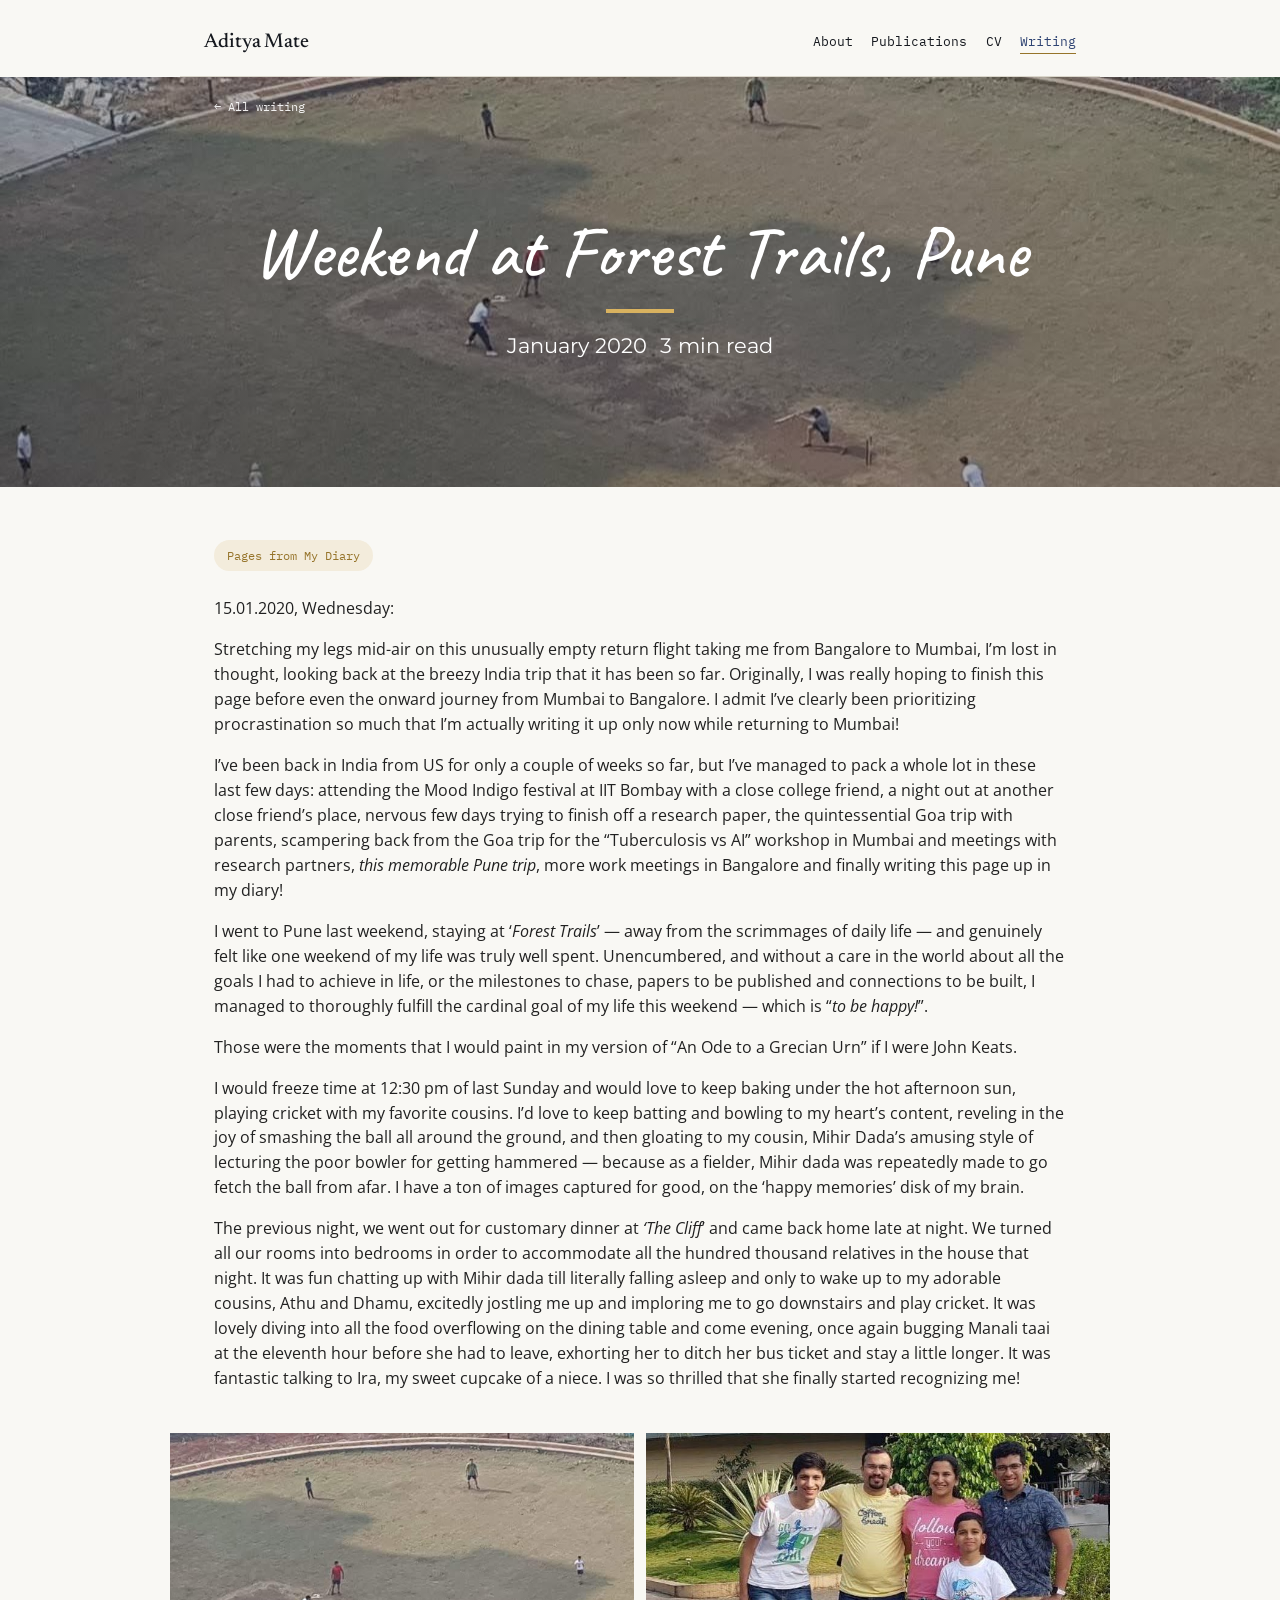
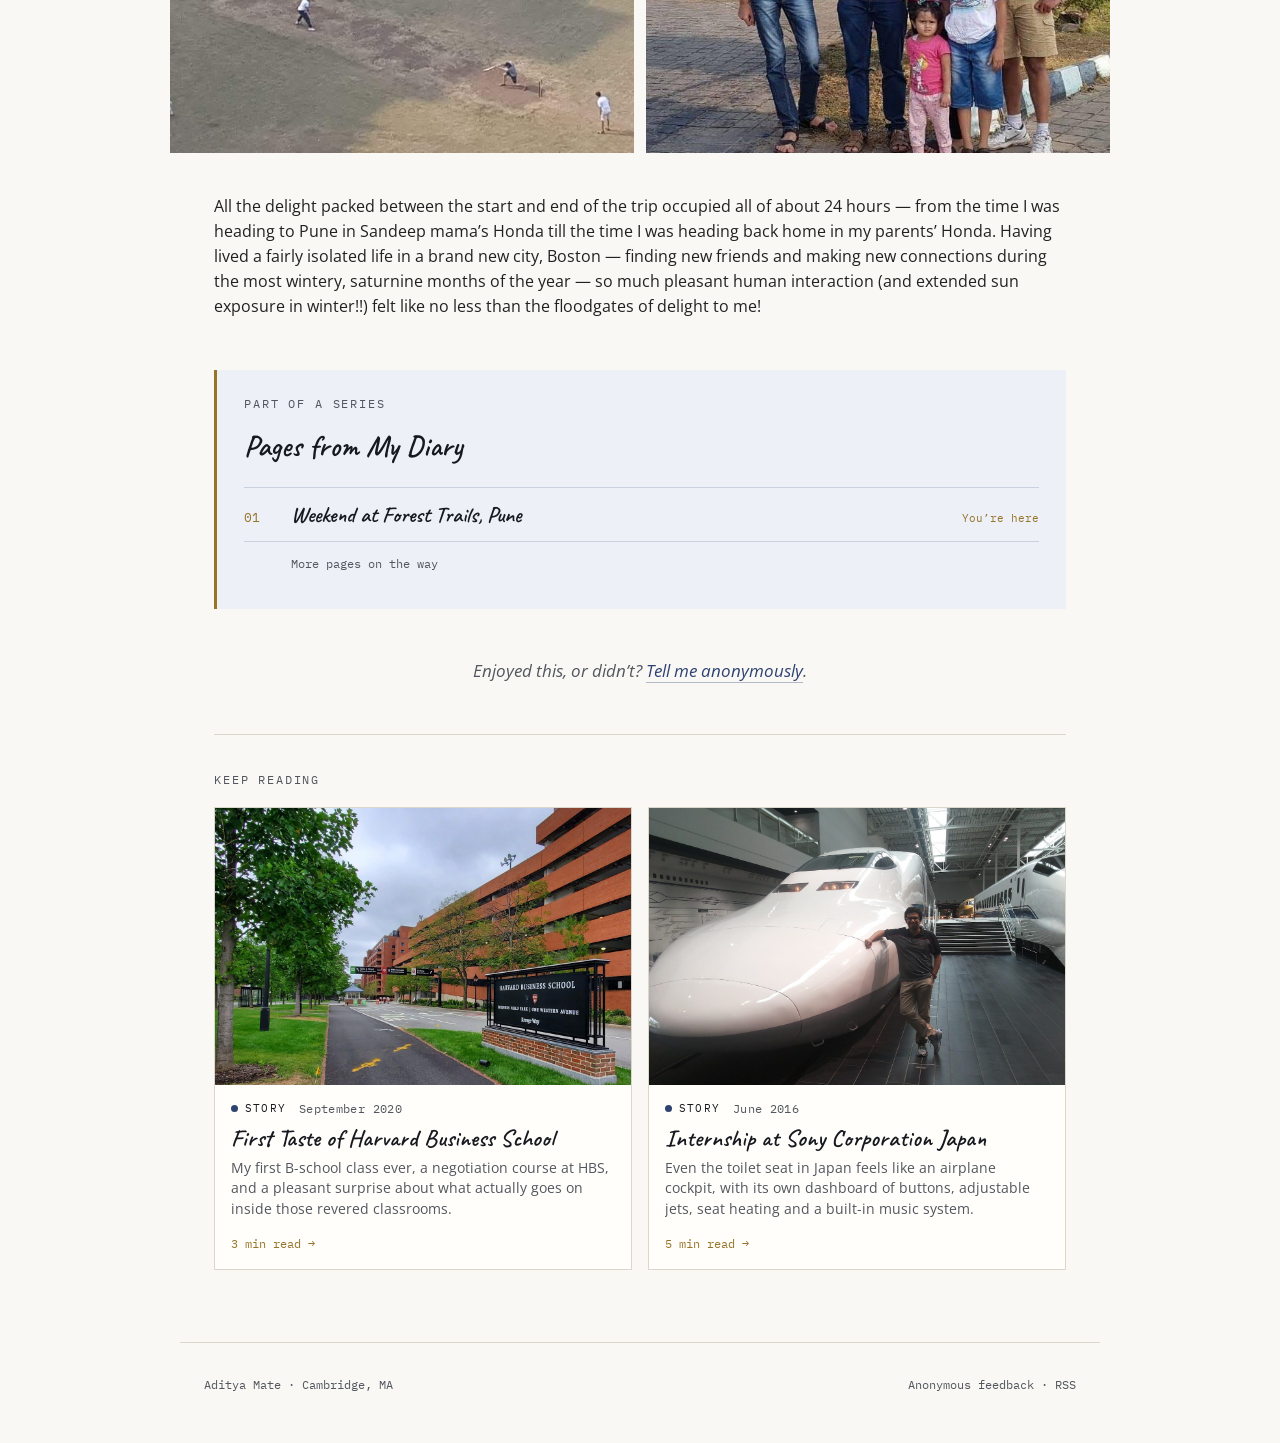
<file: blog/pune-trip/index.html>
<!DOCTYPE html>
<html lang="en">
<head>
<meta charset="UTF-8">
<meta name="viewport" content="width=device-width, initial-scale=1.0">
<title>Weekend at Forest Trails, Pune · Aditya Mate</title>
<meta name="description" content="If I were John Keats writing my own Ode on a Grecian Urn, I&#x27;d freeze time at 12:30 pm last Sunday.">
<meta name="robots" content="noindex">
<link rel="canonical" href="https://adityamate.github.io/blog/pune-trip/">
<meta property="og:type" content="article">
<meta property="og:url" content="https://adityamate.github.io/blog/pune-trip/">
<meta property="og:site_name" content="Aditya Mate">
<meta property="og:title" content="Weekend at Forest Trails, Pune · Aditya Mate">
<meta property="og:description" content="If I were John Keats writing my own Ode on a Grecian Urn, I&#x27;d freeze time at 12:30 pm last Sunday.">
<meta property="og:image" content="https://adityamate.github.io/blog/img/pune-trip-01.jpg">
<meta name="twitter:card" content="summary_large_image">
<link rel="alternate" type="application/rss+xml" title="Slice of Life" href="https://adityamate.github.io/blog/feed.xml">
<link rel="preconnect" href="https://fonts.googleapis.com"><link rel="preconnect" href="https://fonts.gstatic.com" crossorigin><link href="https://fonts.googleapis.com/css2?family=Newsreader:ital,opsz,wght@0,6..72,400;0,6..72,500;0,6..72,600;1,6..72,400;1,6..72,500&family=Inter:wght@400;500;600&family=IBM+Plex+Mono:wght@400;500&family=Caveat:wght@400;500;600&family=Open+Sans:ital,wght@0,400;0,600;1,400&family=Montserrat:wght@400;500&display=swap" rel="stylesheet">
<link rel="stylesheet" href="../blog.css?v=e9b95256">
</head>
<body>
<a class="skip" href="#content">Skip to content</a>
<header class="masthead">
  <a class="brand" href="../../">Aditya Mate</a>
  <nav class="nav" aria-label="Site">
    <a href="../../">About</a>
    <a href="../../publications.html">Publications</a>
    <a href="../../CV_AdityaMate_full.pdf">CV</a>
    <a href="../" aria-current="page">Writing</a>
  </nav>
</header>
<main id="content" class="post">
<div class="post-hero"><div class="post-hero-bg" aria-hidden="true" style="background-image:url('../img/pune-trip-01.jpg')"></div>
<a class="back" href="../">← All writing</a>
<header class="post-head">
  <p class="kicker"><span class="fmt fmt-diary">Diary</span><span>January 2020</span><span>3 min read</span></p>
  <h1>Weekend at Forest Trails, Pune</h1>
  
</header>
</div>
<div class="post-lede"><a class="series-pill" href="../#series-diary">Pages from My Diary</a></div><article class="prose diary">
<p>15.01.2020, Wednesday:</p>
<p>Stretching my legs mid-air on this unusually empty return flight taking me from Bangalore to Mumbai, I’m lost in thought, looking back at the breezy India trip that it has been so far. Originally, I was really hoping to finish this page before even the onward journey from Mumbai to Bangalore. I admit I’ve clearly been prioritizing procrastination so much that I&rsquo;m actually writing it up only now while returning to Mumbai!</p>
<p>I’ve been back in India from US for only a couple of weeks so far, but I’ve managed to pack a whole lot in these last few days: attending the Mood Indigo festival at IIT Bombay with a close college friend, a night out at another close friend’s place, nervous few days trying to finish off a research paper, the quintessential Goa trip with parents, scampering back from the Goa trip for the &ldquo;Tuberculosis vs AI&rdquo; workshop in Mumbai and meetings with research partners, <em>this memorable Pune trip</em>, more work meetings in Bangalore and finally writing this page up in my diary!</p>
<p>I went to Pune last weekend, staying at ‘<em>Forest Trails</em>’ — away from the scrimmages of daily life — and genuinely felt like one weekend of my life was truly well spent. Unencumbered, and without a care in the world about all the goals I had to achieve in life, or the milestones to chase, papers to be published and connections to be built, I managed to thoroughly fulfill the cardinal goal of my life this weekend — which is “<em>to be happy!</em>”.</p>
<p>Those were the moments that I would paint in my version of “An Ode to a Grecian Urn” if I were John Keats.</p>
<p>I would freeze time at 12:30 pm of last Sunday and would love to keep baking under the hot afternoon sun, playing cricket with my favorite cousins. I&rsquo;d love to keep batting and bowling to my heart’s content, reveling in the joy of smashing the ball all around the ground, and then gloating to my cousin, Mihir Dada’s amusing style of lecturing the poor bowler for getting hammered — because as a fielder, Mihir dada was repeatedly made to go fetch the ball from afar. I have a ton of images captured for good, on the ‘happy memories’ disk of my brain.</p>
<p>The previous night, we went out for customary dinner at <em>‘The Cliff</em>’ and came back home late at night. We turned all our rooms into bedrooms in order to accommodate all the hundred thousand relatives in the house that night. It was fun chatting up with Mihir dada till literally falling asleep and only to wake up to my adorable cousins, Athu and Dhamu, excitedly jostling me up and imploring me to go downstairs and play cricket. It was lovely diving into all the food overflowing on the dining table and come evening, once again bugging Manali taai at the eleventh hour before she had to leave, exhorting her to ditch her bus ticket and stay a little longer. It was fantastic talking to Ira, my sweet cupcake of a niece. I was so thrilled that she finally started recognizing me!</p>
<div class="gallery g2"><figure><img src="../img/pune-trip-01.jpg" alt="Photo from “Weekend at Forest Trails, Pune”" loading="lazy" decoding="async"></figure><figure><img src="../img/pune-trip-02.jpg" alt="Photo from “Weekend at Forest Trails, Pune”" loading="lazy" decoding="async"></figure></div>

<p>All the delight packed between the start and end of the trip occupied all of about 24 hours — from the time I was heading to Pune in Sandeep mama’s Honda till the time I was heading back home in my parents’ Honda. Having lived a fairly isolated life in a brand new city, Boston — finding new friends and making new connections during the most wintery, saturnine months of the year — so much pleasant human interaction (and extended sun exposure in winter!!) felt like no less than the floodgates of delight to me!</p>
</article>
<aside class="series-box" aria-labelledby="sb-h">
  <p class="eyebrow">Part of a series</p>
  <h2 id="sb-h">Pages from My Diary</h2>
  <ol class="series-list"><li class="here"><a href="../pune-trip/"><span class="num">01</span><span class="t">Weekend at Forest Trails, Pune</span><span class="you">You’re here</span></a></li><li class="upcoming">More pages on the way</li></ol>
</aside>
<p class="post-feedback">Enjoyed this, or didn’t? <a href="https://docs.google.com/forms/d/e/1FAIpQLSeq8BZfUlsnZ-JsNJCu9C_hOrYUOk3JcfokS55Jc4S9epCujA/viewform?usp=sf_link" target="_blank" rel="noopener">Tell me anonymously</a>.</p>
<section class="keep" aria-labelledby="keep-h">
  <h2 class="eyebrow" id="keep-h">Keep reading</h2>
  <div class="keep-grid"><a class="card small" href="../first-taste-of-harvard-business-school/">
  <div class="card-img"><img src="../img/hbs-02.jpg" alt="" loading="lazy" decoding="async"></div><div class="card-body">
    <p class="kicker"><span class="fmt fmt-essay">Story</span><span>September 2020</span></p>
    <h3>First Taste of Harvard Business School</h3>
    <p class="hook">My first B-school class ever, a negotiation course at HBS, and a pleasant surprise about what actually goes on inside those revered classrooms.</p>
    <p class="readtime">3 min read →</p>
  </div>
</a><a class="card small" href="../internship-at-sony-japan/">
  <div class="card-img"><img src="../img/sony-japan-04.jpg" alt="" loading="lazy" decoding="async"></div><div class="card-body">
    <p class="kicker"><span class="fmt fmt-essay">Story</span><span>June 2016</span></p>
    <h3>Internship at Sony Corporation Japan</h3>
    <p class="hook">Even the toilet seat in Japan feels like an airplane cockpit, with its own dashboard of buttons, adjustable jets, seat heating and a built-in music system.</p>
    <p class="readtime">5 min read →</p>
  </div>
</a></div>
</section>
</main>
<footer>
  <span>Aditya Mate · Cambridge, MA</span>
  <span><a href="https://docs.google.com/forms/d/e/1FAIpQLSeq8BZfUlsnZ-JsNJCu9C_hOrYUOk3JcfokS55Jc4S9epCujA/viewform?usp=sf_link" target="_blank" rel="noopener">Anonymous feedback</a> · <a href="../feed.xml">RSS</a></span>
</footer>
<script src="../blog.js?v=e9b95256" defer></script>
</body>
</html>
</file>
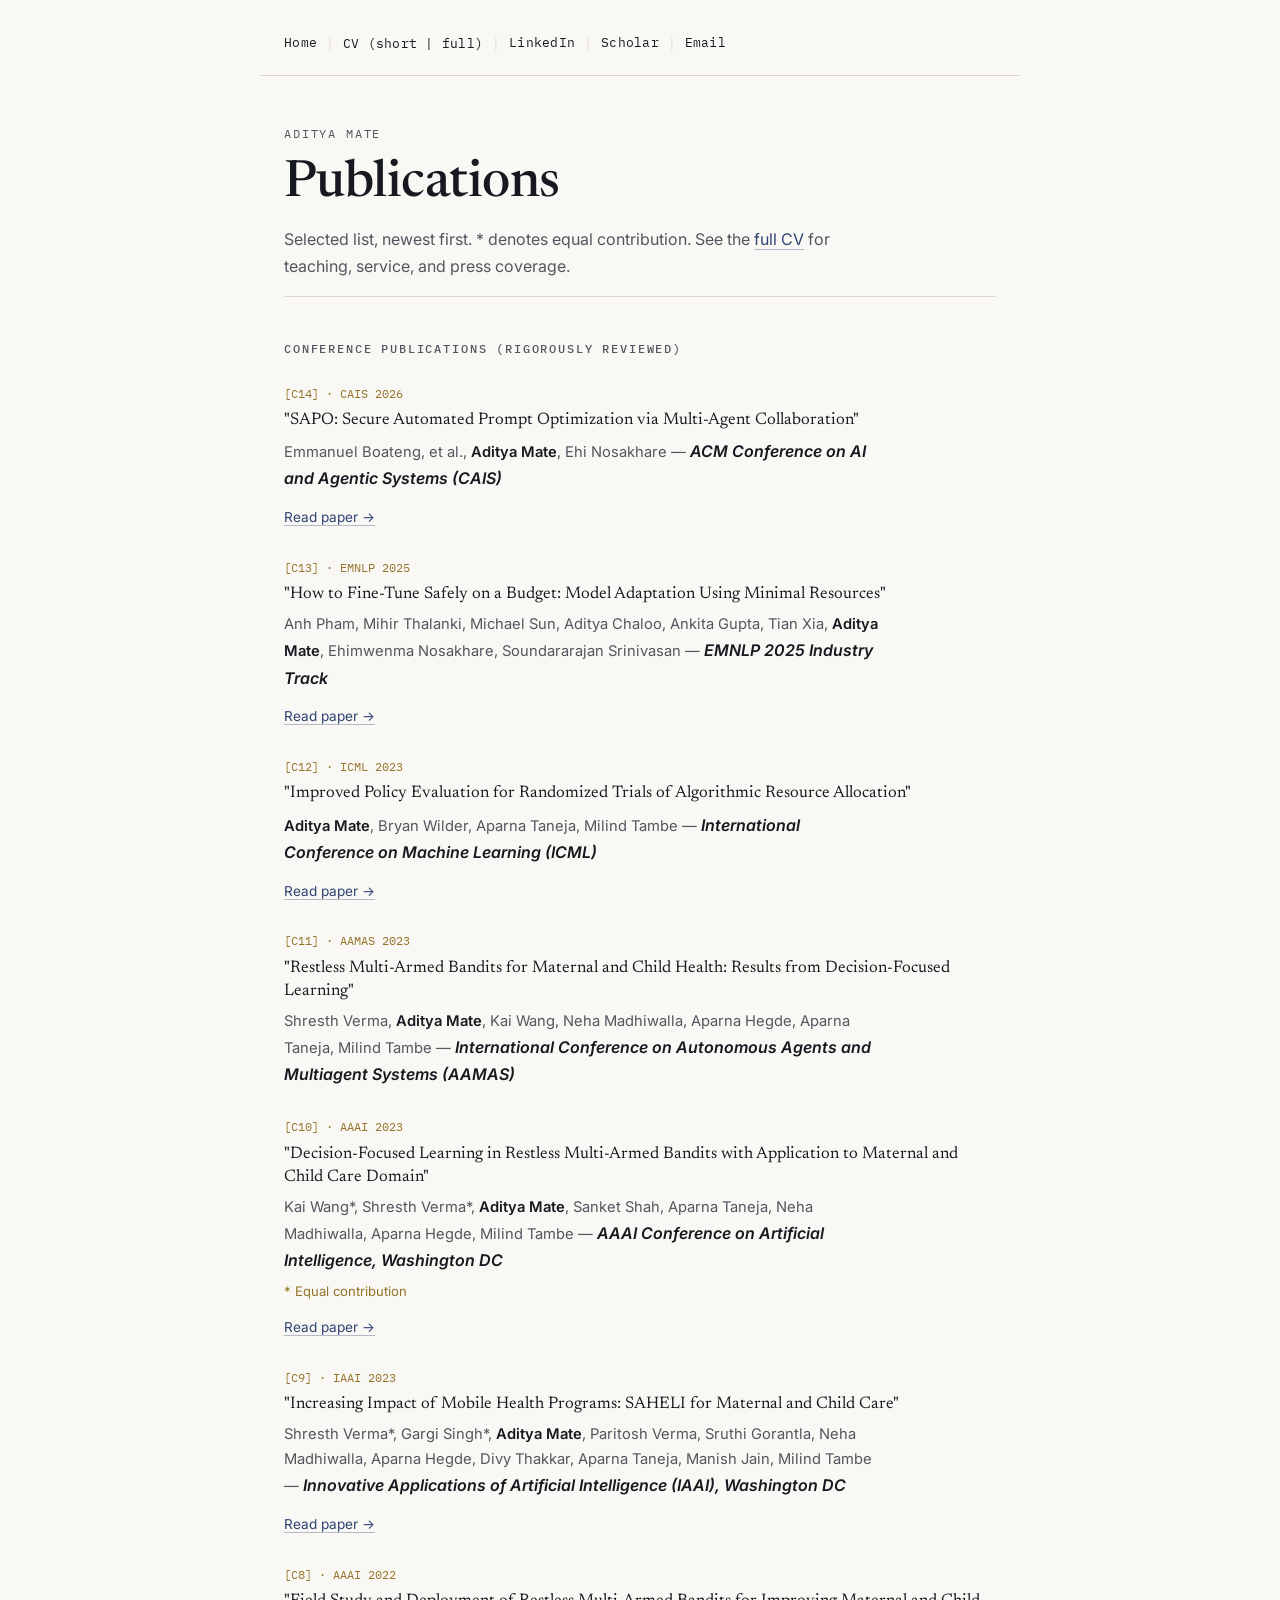
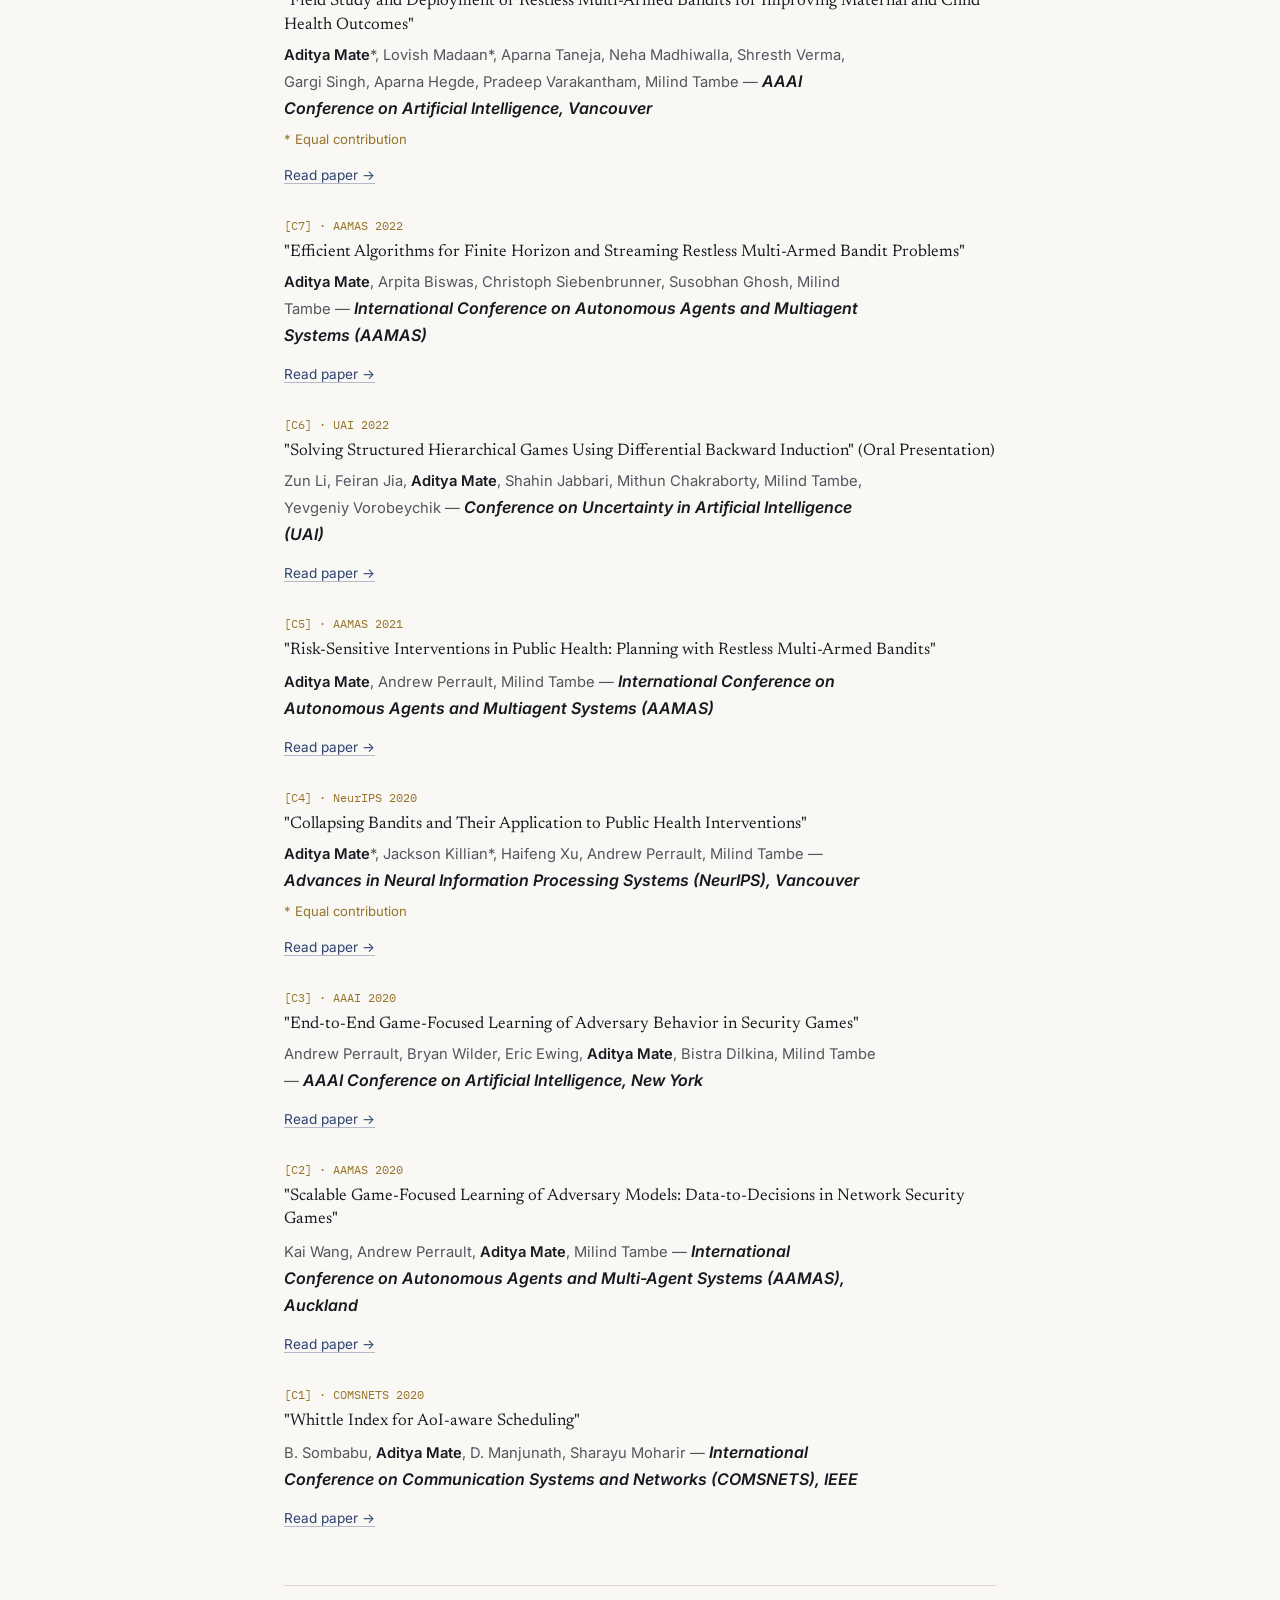
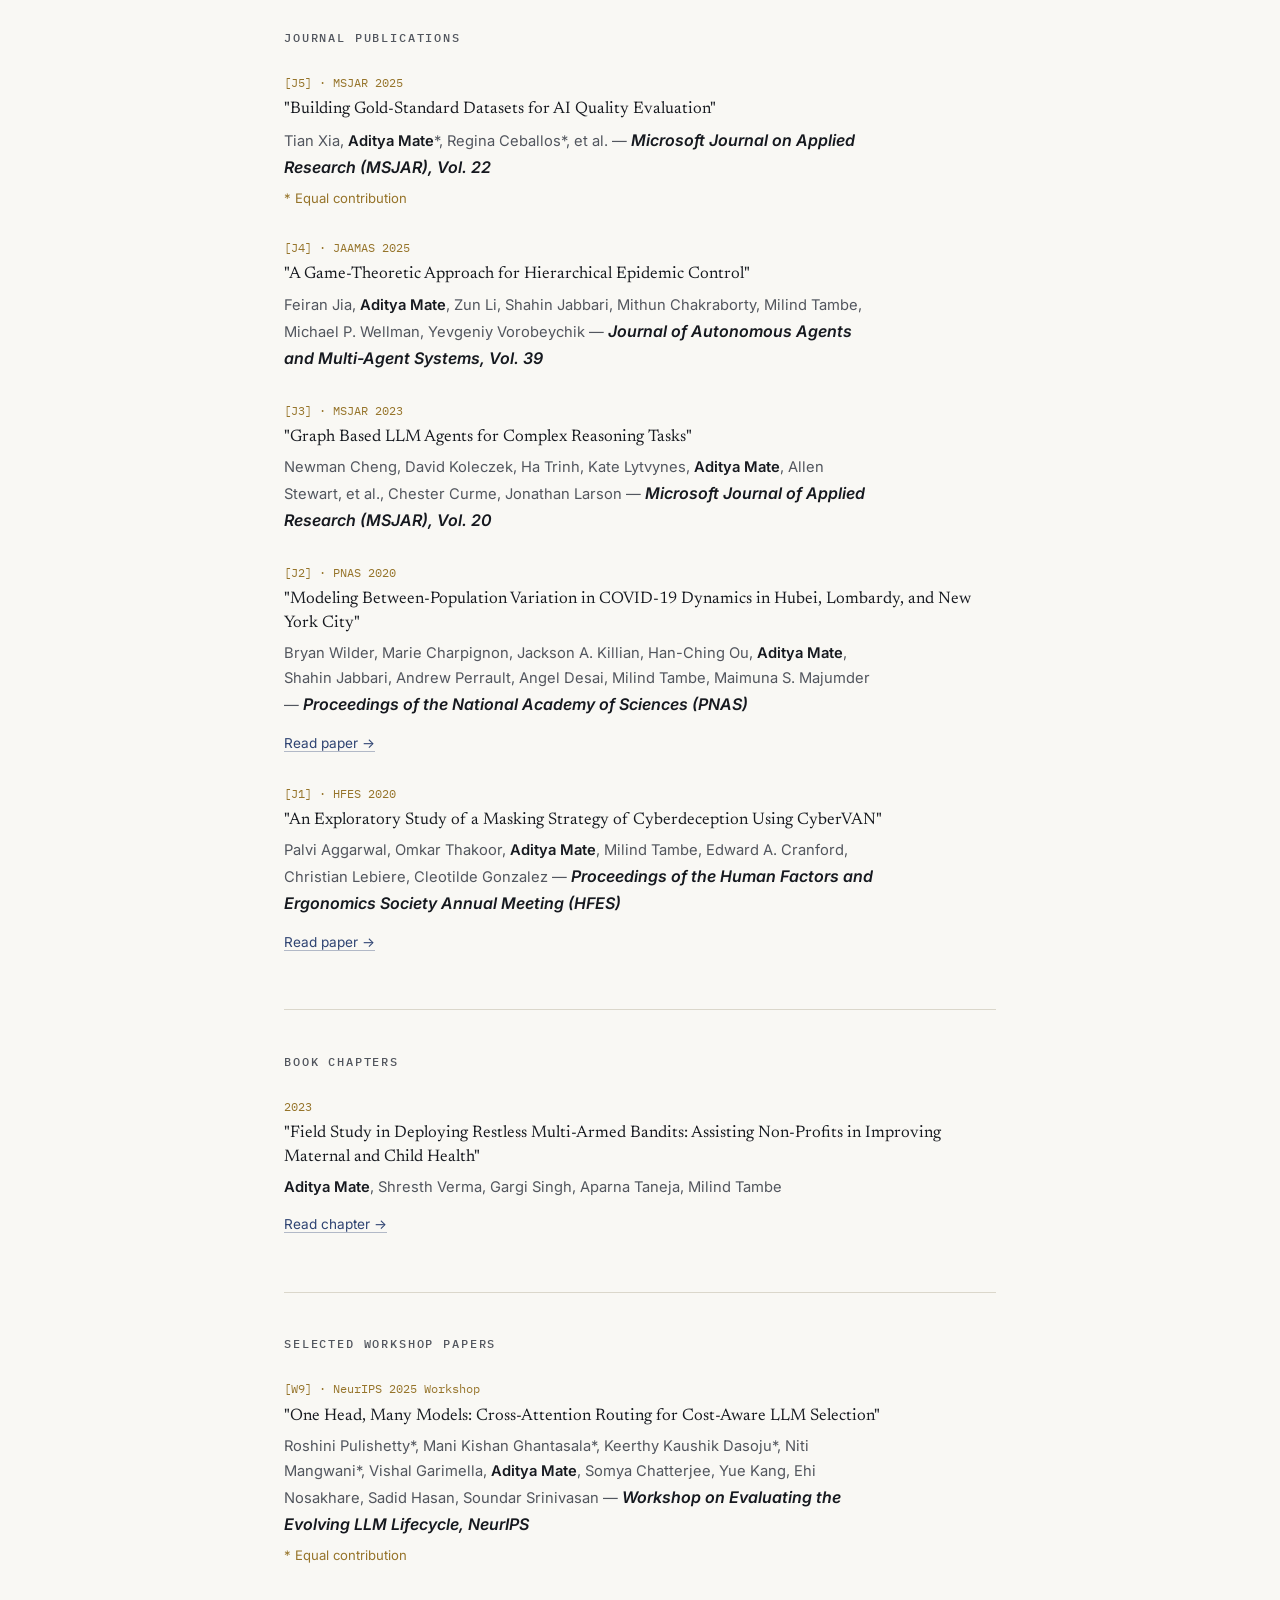
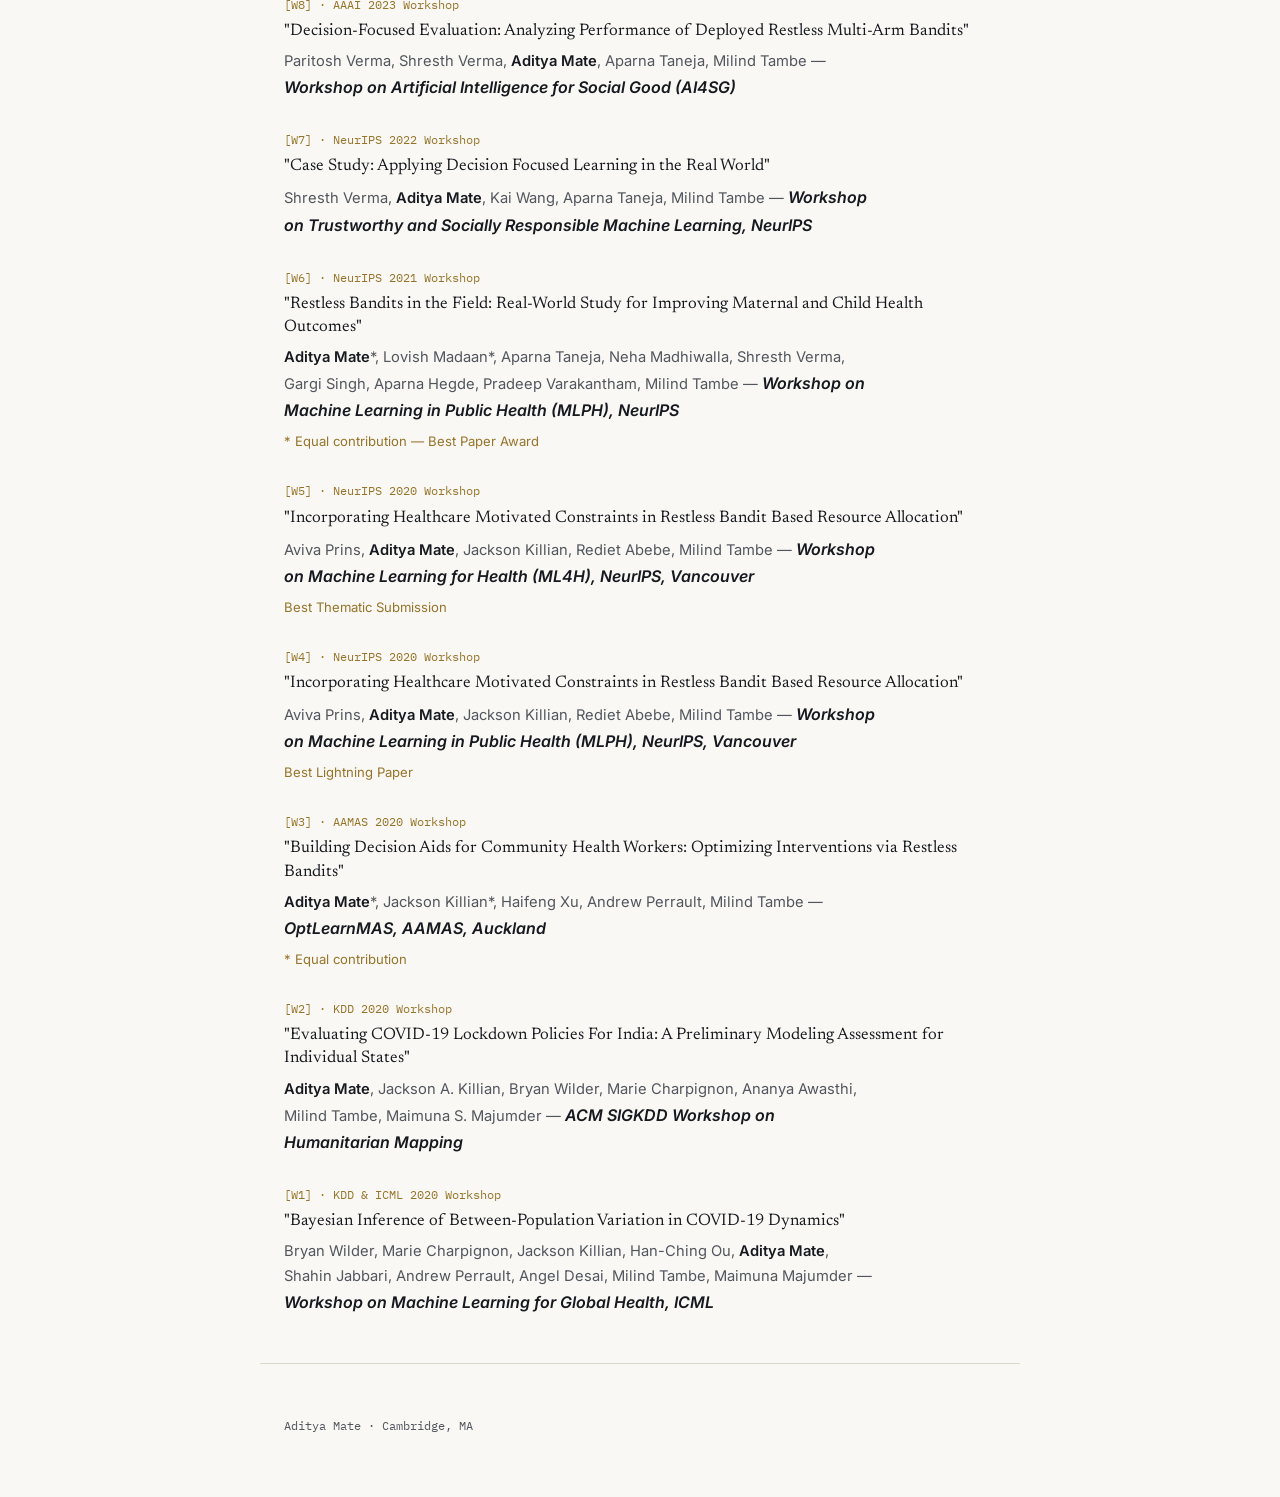
<file: publications.html>
<!DOCTYPE html>
<html lang="en">
<head>
<meta charset="UTF-8">
<meta name="viewport" content="width=device-width, initial-scale=1.0">
<title>Publications — Aditya Mate</title>
<meta name="description" content="Selected publications by Aditya Mate: book chapters, journal papers, and conference and workshop papers spanning LLMs, reasoning agents, restless bandits, and decision-making under uncertainty.">
<link rel="canonical" href="https://adityamate.github.io/publications.html">
<link rel="preconnect" href="https://fonts.googleapis.com">
<link rel="preconnect" href="https://fonts.gstatic.com" crossorigin>
<link href="https://fonts.googleapis.com/css2?family=Newsreader:ital,wght@0,400;0,500;0,600;1,400;1,500&family=Inter:wght@400;500;600&family=IBM+Plex+Mono:wght@400;500&display=swap" rel="stylesheet">
<style>
  :root{
    --paper: #F9F8F4;
    --ink: #16191F;
    --ink-soft: #52565E;
    --rule: #DBD7CB;
    --indigo: #2E4372;
    --indigo-tint: #EDF0F6;
    --brass: #96742A;
  }

  *{ box-sizing: border-box; }
  html{ scroll-behavior: smooth; }

  body{
    margin:0;
    background: var(--paper);
    color: var(--ink);
    font-family: 'Inter', -apple-system, sans-serif;
    font-size: 16px;
    line-height: 1.7;
    -webkit-font-smoothing: antialiased;
  }

  a{ color: var(--indigo); text-decoration: none; border-bottom: 1px solid rgba(46,67,114,0.35); }
  a:hover{ border-bottom-color: var(--indigo); }
  a:focus-visible{ outline: 2px solid var(--indigo); outline-offset: 3px; border-radius: 2px; }

  .mono{ font-family: 'IBM Plex Mono', monospace; }

  /* ---------- Masthead ---------- */
  .masthead{
    display:flex;
    align-items:center;
    justify-content:space-between;
    max-width: 760px;
    margin: 0 auto;
    padding: 2rem 1.5rem 1.25rem;
    border-bottom: 1px solid var(--rule);
    gap: 1rem;
    flex-wrap: wrap;
  }
  .quicklinks{
    font-family: 'IBM Plex Mono', monospace;
    font-size: 0.8rem;
    letter-spacing: 0.02em;
    display:flex;
    flex-wrap: wrap;
    gap: 0.55rem;
    align-items:center;
  }
  .quicklinks a{ border-bottom: 1px solid transparent; color: var(--ink); }
  .quicklinks a:hover{ color: var(--indigo); border-bottom-color: var(--indigo); }
  .quicklinks .pipe{ color: var(--rule); }

  /* ---------- Page header ---------- */
  .pubs-header{
    max-width: 760px;
    margin: 0 auto;
    padding: 3rem 1.5rem 1rem;
  }
  .pubs-header .eyebrow{
    font-family: 'IBM Plex Mono', monospace;
    font-size: 0.72rem;
    text-transform: uppercase;
    letter-spacing: 0.16em;
    color: var(--ink-soft);
    margin: 0 0 0.9rem;
  }
  .pubs-header h1{
    font-family: 'Newsreader', serif;
    font-weight: 500;
    font-size: clamp(2.2rem, 5vw, 3.2rem);
    line-height: 1.05;
    letter-spacing: -0.01em;
    margin: 0 0 0.9rem;
  }
  .pubs-header p{
    color: var(--ink-soft);
    max-width: 60ch;
    margin: 0;
  }

  /* ---------- Content blocks ---------- */
  main{
    max-width: 760px;
    margin: 0 auto;
    padding: 0 1.5rem;
  }
  .block{
    padding: 2.6rem 0;
    border-top: 1px solid var(--rule);
  }
  .block > h2{
    font-family: 'IBM Plex Mono', monospace;
    font-size: 0.72rem;
    text-transform: uppercase;
    letter-spacing: 0.16em;
    color: var(--ink-soft);
    margin: 0 0 1.6rem;
    font-weight: 500;
  }

  .pub-list{ list-style:none; margin:0; padding:0; }
  .pub-item{ margin-bottom: 1.8rem; }
  .pub-item:last-child{ margin-bottom: 0; }
  .pub-tag{
    font-family: 'IBM Plex Mono', monospace;
    font-size: 0.72rem;
    color: var(--brass);
    margin: 0 0 0.35rem;
  }
  .pub-title{
    font-family: 'Newsreader', serif;
    font-size: 1.05rem;
    line-height: 1.4;
    margin: 0 0 0.35rem;
  }
  .pub-meta{
    font-size: 0.92rem;
    color: var(--ink-soft);
    margin: 0 0 0.35rem;
    max-width: 66ch;
  }
  .pub-meta strong{ color: var(--ink); font-weight: 600; }
  .pub-venue{ font-style: italic; font-weight: 600; color: var(--ink); font-size: 1rem; }
  .pub-note{
    font-size: 0.82rem;
    color: var(--brass);
    margin: 0;
  }
  .pub-link{ font-size: 0.85rem; }

  footer{
    max-width: 760px;
    margin: 0 auto;
    padding: 2.5rem 1.5rem 3rem;
    font-family: 'IBM Plex Mono', monospace;
    font-size: 0.75rem;
    color: var(--ink-soft);
    border-top: 1px solid var(--rule);
  }

  @media (max-width: 640px){
    .masthead{ flex-direction: column; align-items:flex-start; }
  }
</style>
</head>
<body>

  <header class="masthead">
    <nav class="quicklinks">
      <a href="index.html">Home</a>
      <span class="pipe">|</span>
      <span class="cv-group">CV (<a href="CV_AdityaMate_2pg.pdf" target="_blank" rel="noopener">short</a> | <a href="CV_AdityaMate_full.pdf" target="_blank" rel="noopener">full</a>)</span>
      <span class="pipe">|</span>
      <a href="https://www.linkedin.com/in/aditya-mate/" target="_blank" rel="noopener">LinkedIn</a>
      <span class="pipe">|</span>
      <a href="https://scholar.google.com/citations?user=2yHJIP0AAAAJ&hl=en&oi=ao" target="_blank" rel="noopener">Scholar</a>
      <span class="pipe">|</span>
      <a href="mailto:adityamate@microsoft.com">Email</a>
    </nav>
  </header>

  <div class="pubs-header">
    <p class="eyebrow">Aditya Mate</p>
    <h1>Publications</h1>
    <p>Selected list, newest first. * denotes equal contribution. See the <a href="CV_AdityaMate_full.pdf" target="_blank" rel="noopener">full CV</a> for teaching, service, and press coverage.</p>
  </div>

  <main>

    <section class="block">
      <h2>Conference Publications (Rigorously Reviewed)</h2>
      <ul class="pub-list">
        <li class="pub-item">
          <p class="pub-tag">[C14] · CAIS 2026</p>
          <p class="pub-title">"SAPO: Secure Automated Prompt Optimization via Multi-Agent Collaboration"</p>
          <p class="pub-meta">Emmanuel Boateng, et al., <strong>Aditya Mate</strong>, Ehi Nosakhare — <span class="pub-venue">ACM Conference on AI and Agentic Systems (CAIS)</span></p>
          <p class="pub-link"><a href="https://www.caisconf.org/program/2026/papers/sapo-secure-automated-prompt-optimization-via-multi-agent-collaboration/" target="_blank" rel="noopener">Read paper →</a></p>
        </li>
        <li class="pub-item">
          <p class="pub-tag">[C13] · EMNLP 2025</p>
          <p class="pub-title">"How to Fine-Tune Safely on a Budget: Model Adaptation Using Minimal Resources"</p>
          <p class="pub-meta">Anh Pham, Mihir Thalanki, Michael Sun, Aditya Chaloo, Ankita Gupta, Tian Xia, <strong>Aditya Mate</strong>, Ehimwenma Nosakhare, Soundararajan Srinivasan — <span class="pub-venue">EMNLP 2025 Industry Track</span></p>
          <p class="pub-link"><a href="https://arxiv.org/abs/2510.21885v1" target="_blank" rel="noopener">Read paper →</a></p>
        </li>
        <li class="pub-item">
          <p class="pub-tag">[C12] · ICML 2023</p>
          <p class="pub-title">"Improved Policy Evaluation for Randomized Trials of Algorithmic Resource Allocation"</p>
          <p class="pub-meta"><strong>Aditya Mate</strong>, Bryan Wilder, Aparna Taneja, Milind Tambe — <span class="pub-venue">International Conference on Machine Learning (ICML)</span></p>
          <p class="pub-link"><a href="https://arxiv.org/abs/2302.02570" target="_blank" rel="noopener">Read paper →</a></p>
        </li>
        <li class="pub-item">
          <p class="pub-tag">[C11] · AAMAS 2023</p>
          <p class="pub-title">"Restless Multi-Armed Bandits for Maternal and Child Health: Results from Decision-Focused Learning"</p>
          <p class="pub-meta">Shresth Verma, <strong>Aditya Mate</strong>, Kai Wang, Neha Madhiwalla, Aparna Hegde, Aparna Taneja, Milind Tambe — <span class="pub-venue">International Conference on Autonomous Agents and Multiagent Systems (AAMAS)</span></p>
        </li>
        <li class="pub-item">
          <p class="pub-tag">[C10] · AAAI 2023</p>
          <p class="pub-title">"Decision-Focused Learning in Restless Multi-Armed Bandits with Application to Maternal and Child Care Domain"</p>
          <p class="pub-meta">Kai Wang*, Shresth Verma*, <strong>Aditya Mate</strong>, Sanket Shah, Aparna Taneja, Neha Madhiwalla, Aparna Hegde, Milind Tambe — <span class="pub-venue">AAAI Conference on Artificial Intelligence, Washington DC</span></p>
          <p class="pub-note">* Equal contribution</p>
          <p class="pub-link"><a href="https://arxiv.org/pdf/2202.00916.pdf" target="_blank" rel="noopener">Read paper →</a></p>
        </li>
        <li class="pub-item">
          <p class="pub-tag">[C9] · IAAI 2023</p>
          <p class="pub-title">"Increasing Impact of Mobile Health Programs: SAHELI for Maternal and Child Care"</p>
          <p class="pub-meta">Shresth Verma*, Gargi Singh*, <strong>Aditya Mate</strong>, Paritosh Verma, Sruthi Gorantla, Neha Madhiwalla, Aparna Hegde, Divy Thakkar, Aparna Taneja, Manish Jain, Milind Tambe — <span class="pub-venue">Innovative Applications of Artificial Intelligence (IAAI), Washington DC</span></p>
          <p class="pub-link"><a href="https://teamcore.seas.harvard.edu/files/teamcore/files/iaai_2023_armman_rmab_deployment_5.pdf" target="_blank" rel="noopener">Read paper →</a></p>
        </li>
        <li class="pub-item">
          <p class="pub-tag">[C8] · AAAI 2022</p>
          <p class="pub-title">"Field Study and Deployment of Restless Multi-Armed Bandits for Improving Maternal and Child Health Outcomes"</p>
          <p class="pub-meta"><strong>Aditya Mate</strong>*, Lovish Madaan*, Aparna Taneja, Neha Madhiwalla, Shresth Verma, Gargi Singh, Aparna Hegde, Pradeep Varakantham, Milind Tambe — <span class="pub-venue">AAAI Conference on Artificial Intelligence, Vancouver</span></p>
          <p class="pub-note">* Equal contribution</p>
          <p class="pub-link"><a href="https://arxiv.org/pdf/2109.08075.pdf" target="_blank" rel="noopener">Read paper →</a></p>
        </li>
        <li class="pub-item">
          <p class="pub-tag">[C7] · AAMAS 2022</p>
          <p class="pub-title">"Efficient Algorithms for Finite Horizon and Streaming Restless Multi-Armed Bandit Problems"</p>
          <p class="pub-meta"><strong>Aditya Mate</strong>, Arpita Biswas, Christoph Siebenbrunner, Susobhan Ghosh, Milind Tambe — <span class="pub-venue">International Conference on Autonomous Agents and Multiagent Systems (AAMAS)</span></p>
          <p class="pub-link"><a href="https://arxiv.org/pdf/2103.04730.pdf" target="_blank" rel="noopener">Read paper →</a></p>
        </li>
        <li class="pub-item">
          <p class="pub-tag">[C6] · UAI 2022</p>
          <p class="pub-title">"Solving Structured Hierarchical Games Using Differential Backward Induction" (Oral Presentation)</p>
          <p class="pub-meta">Zun Li, Feiran Jia, <strong>Aditya Mate</strong>, Shahin Jabbari, Mithun Chakraborty, Milind Tambe, Yevgeniy Vorobeychik — <span class="pub-venue">Conference on Uncertainty in Artificial Intelligence (UAI)</span></p>
          <p class="pub-link"><a href="https://arxiv.org/pdf/2106.04663.pdf" target="_blank" rel="noopener">Read paper →</a></p>
        </li>
        <li class="pub-item">
          <p class="pub-tag">[C5] · AAMAS 2021</p>
          <p class="pub-title">"Risk-Sensitive Interventions in Public Health: Planning with Restless Multi-Armed Bandits"</p>
          <p class="pub-meta"><strong>Aditya Mate</strong>, Andrew Perrault, Milind Tambe — <span class="pub-venue">International Conference on Autonomous Agents and Multiagent Systems (AAMAS)</span></p>
          <p class="pub-link"><a href="https://www.ifaamas.org/Proceedings/aamas2021/pdfs/p880.pdf" target="_blank" rel="noopener">Read paper →</a></p>
        </li>
        <li class="pub-item">
          <p class="pub-tag">[C4] · NeurIPS 2020</p>
          <p class="pub-title">"Collapsing Bandits and Their Application to Public Health Interventions"</p>
          <p class="pub-meta"><strong>Aditya Mate</strong>*, Jackson Killian*, Haifeng Xu, Andrew Perrault, Milind Tambe — <span class="pub-venue">Advances in Neural Information Processing Systems (NeurIPS), Vancouver</span></p>
          <p class="pub-note">* Equal contribution</p>
          <p class="pub-link"><a href="https://papers.nips.cc/paper/2020/file/b460cf6b09878b00a3e1ad4c72344ccd-Paper.pdf" target="_blank" rel="noopener">Read paper →</a></p>
        </li>
        <li class="pub-item">
          <p class="pub-tag">[C3] · AAAI 2020</p>
          <p class="pub-title">"End-to-End Game-Focused Learning of Adversary Behavior in Security Games"</p>
          <p class="pub-meta">Andrew Perrault, Bryan Wilder, Eric Ewing, <strong>Aditya Mate</strong>, Bistra Dilkina, Milind Tambe — <span class="pub-venue">AAAI Conference on Artificial Intelligence, New York</span></p>
          <p class="pub-link"><a href="https://ojs.aaai.org/index.php/AAAI/article/view/5494/5350" target="_blank" rel="noopener">Read paper →</a></p>
        </li>
        <li class="pub-item">
          <p class="pub-tag">[C2] · AAMAS 2020</p>
          <p class="pub-title">"Scalable Game-Focused Learning of Adversary Models: Data-to-Decisions in Network Security Games"</p>
          <p class="pub-meta">Kai Wang, Andrew Perrault, <strong>Aditya Mate</strong>, Milind Tambe — <span class="pub-venue">International Conference on Autonomous Agents and Multi-Agent Systems (AAMAS), Auckland</span></p>
          <p class="pub-link"><a href="https://www.ifaamas.org/Proceedings/aamas2020/pdfs/p1449.pdf" target="_blank" rel="noopener">Read paper →</a></p>
        </li>
        <li class="pub-item">
          <p class="pub-tag">[C1] · COMSNETS 2020</p>
          <p class="pub-title">"Whittle Index for AoI-aware Scheduling"</p>
          <p class="pub-meta">B. Sombabu, <strong>Aditya Mate</strong>, D. Manjunath, Sharayu Moharir — <span class="pub-venue">International Conference on Communication Systems and Networks (COMSNETS), IEEE</span></p>
          <p class="pub-link"><a href="https://www.dropbox.com/s/rlg0tazif0vbull/techReport.pdf?dl=0" target="_blank" rel="noopener">Read paper →</a></p>
        </li>
      </ul>
    </section>

    <section class="block">
      <h2>Journal Publications</h2>
      <ul class="pub-list">
        <li class="pub-item">
          <p class="pub-tag">[J5] · MSJAR 2025</p>
          <p class="pub-title">"Building Gold-Standard Datasets for AI Quality Evaluation"</p>
          <p class="pub-meta">Tian Xia, <strong>Aditya Mate</strong>*, Regina Ceballos*, et al. — <span class="pub-venue">Microsoft Journal on Applied Research (MSJAR), Vol. 22</span></p>
          <p class="pub-note">* Equal contribution</p>
        </li>
        <li class="pub-item">
          <p class="pub-tag">[J4] · JAAMAS 2025</p>
          <p class="pub-title">"A Game-Theoretic Approach for Hierarchical Epidemic Control"</p>
          <p class="pub-meta">Feiran Jia, <strong>Aditya Mate</strong>, Zun Li, Shahin Jabbari, Mithun Chakraborty, Milind Tambe, Michael P. Wellman, Yevgeniy Vorobeychik — <span class="pub-venue">Journal of Autonomous Agents and Multi-Agent Systems, Vol. 39</span></p>
        </li>
        <li class="pub-item">
          <p class="pub-tag">[J3] · MSJAR 2023</p>
          <p class="pub-title">"Graph Based LLM Agents for Complex Reasoning Tasks"</p>
          <p class="pub-meta">Newman Cheng, David Koleczek, Ha Trinh, Kate Lytvynes, <strong>Aditya Mate</strong>, Allen Stewart, et al., Chester Curme, Jonathan Larson — <span class="pub-venue">Microsoft Journal of Applied Research (MSJAR), Vol. 20</span></p>
        </li>
        <li class="pub-item">
          <p class="pub-tag">[J2] · PNAS 2020</p>
          <p class="pub-title">"Modeling Between-Population Variation in COVID-19 Dynamics in Hubei, Lombardy, and New York City"</p>
          <p class="pub-meta">Bryan Wilder, Marie Charpignon, Jackson A. Killian, Han-Ching Ou, <strong>Aditya Mate</strong>, Shahin Jabbari, Andrew Perrault, Angel Desai, Milind Tambe, Maimuna S. Majumder — <span class="pub-venue">Proceedings of the National Academy of Sciences (PNAS)</span></p>
          <p class="pub-link"><a href="https://www.pnas.org/doi/10.1073/pnas.2010651117" target="_blank" rel="noopener">Read paper →</a></p>
        </li>
        <li class="pub-item">
          <p class="pub-tag">[J1] · HFES 2020</p>
          <p class="pub-title">"An Exploratory Study of a Masking Strategy of Cyberdeception Using CyberVAN"</p>
          <p class="pub-meta">Palvi Aggarwal, Omkar Thakoor, <strong>Aditya Mate</strong>, Milind Tambe, Edward A. Cranford, Christian Lebiere, Cleotilde Gonzalez — <span class="pub-venue">Proceedings of the Human Factors and Ergonomics Society Annual Meeting (HFES)</span></p>
          <p class="pub-link"><a href="https://journals.sagepub.com/doi/abs/10.1177/1071181320641100" target="_blank" rel="noopener">Read paper →</a></p>
        </li>
      </ul>
    </section>

    <section class="block">
      <h2>Book Chapters</h2>
      <ul class="pub-list">
        <li class="pub-item">
          <p class="pub-tag">2023</p>
          <p class="pub-title">"Field Study in Deploying Restless Multi-Armed Bandits: Assisting Non-Profits in Improving Maternal and Child Health"</p>
          <p class="pub-meta"><strong>Aditya Mate</strong>, Shresth Verma, Gargi Singh, Aparna Taneja, Milind Tambe</p>
          <p class="pub-link"><a href="https://rdcu.be/ef96m" target="_blank" rel="noopener">Read chapter →</a></p>
        </li>
      </ul>
    </section>

    <section class="block">
      <h2>Selected Workshop Papers</h2>
      <ul class="pub-list">
        <li class="pub-item">
          <p class="pub-tag">[W9] · NeurIPS 2025 Workshop</p>
          <p class="pub-title">"One Head, Many Models: Cross-Attention Routing for Cost-Aware LLM Selection"</p>
          <p class="pub-meta">Roshini Pulishetty*, Mani Kishan Ghantasala*, Keerthy Kaushik Dasoju*, Niti Mangwani*, Vishal Garimella, <strong>Aditya Mate</strong>, Somya Chatterjee, Yue Kang, Ehi Nosakhare, Sadid Hasan, Soundar Srinivasan — <span class="pub-venue">Workshop on Evaluating the Evolving LLM Lifecycle, NeurIPS</span></p>
          <p class="pub-note">* Equal contribution</p>
        </li>
        <li class="pub-item">
          <p class="pub-tag">[W8] · AAAI 2023 Workshop</p>
          <p class="pub-title">"Decision-Focused Evaluation: Analyzing Performance of Deployed Restless Multi-Arm Bandits"</p>
          <p class="pub-meta">Paritosh Verma, Shresth Verma, <strong>Aditya Mate</strong>, Aparna Taneja, Milind Tambe — <span class="pub-venue">Workshop on Artificial Intelligence for Social Good (AI4SG)</span></p>
        </li>
        <li class="pub-item">
          <p class="pub-tag">[W7] · NeurIPS 2022 Workshop</p>
          <p class="pub-title">"Case Study: Applying Decision Focused Learning in the Real World"</p>
          <p class="pub-meta">Shresth Verma, <strong>Aditya Mate</strong>, Kai Wang, Aparna Taneja, Milind Tambe — <span class="pub-venue">Workshop on Trustworthy and Socially Responsible Machine Learning, NeurIPS</span></p>
        </li>
        <li class="pub-item">
          <p class="pub-tag">[W6] · NeurIPS 2021 Workshop</p>
          <p class="pub-title">"Restless Bandits in the Field: Real-World Study for Improving Maternal and Child Health Outcomes"</p>
          <p class="pub-meta"><strong>Aditya Mate</strong>*, Lovish Madaan*, Aparna Taneja, Neha Madhiwalla, Shresth Verma, Gargi Singh, Aparna Hegde, Pradeep Varakantham, Milind Tambe — <span class="pub-venue">Workshop on Machine Learning in Public Health (MLPH), NeurIPS</span></p>
          <p class="pub-note">* Equal contribution — Best Paper Award</p>
        </li>
        <li class="pub-item">
          <p class="pub-tag">[W5] · NeurIPS 2020 Workshop</p>
          <p class="pub-title">"Incorporating Healthcare Motivated Constraints in Restless Bandit Based Resource Allocation"</p>
          <p class="pub-meta">Aviva Prins, <strong>Aditya Mate</strong>, Jackson Killian, Rediet Abebe, Milind Tambe — <span class="pub-venue">Workshop on Machine Learning for Health (ML4H), NeurIPS, Vancouver</span></p>
          <p class="pub-note">Best Thematic Submission</p>
        </li>
        <li class="pub-item">
          <p class="pub-tag">[W4] · NeurIPS 2020 Workshop</p>
          <p class="pub-title">"Incorporating Healthcare Motivated Constraints in Restless Bandit Based Resource Allocation"</p>
          <p class="pub-meta">Aviva Prins, <strong>Aditya Mate</strong>, Jackson Killian, Rediet Abebe, Milind Tambe — <span class="pub-venue">Workshop on Machine Learning in Public Health (MLPH), NeurIPS, Vancouver</span></p>
          <p class="pub-note">Best Lightning Paper</p>
        </li>
        <li class="pub-item">
          <p class="pub-tag">[W3] · AAMAS 2020 Workshop</p>
          <p class="pub-title">"Building Decision Aids for Community Health Workers: Optimizing Interventions via Restless Bandits"</p>
          <p class="pub-meta"><strong>Aditya Mate</strong>*, Jackson Killian*, Haifeng Xu, Andrew Perrault, Milind Tambe — <span class="pub-venue">OptLearnMAS, AAMAS, Auckland</span></p>
          <p class="pub-note">* Equal contribution</p>
        </li>
        <li class="pub-item">
          <p class="pub-tag">[W2] · KDD 2020 Workshop</p>
          <p class="pub-title">"Evaluating COVID-19 Lockdown Policies For India: A Preliminary Modeling Assessment for Individual States"</p>
          <p class="pub-meta"><strong>Aditya Mate</strong>, Jackson A. Killian, Bryan Wilder, Marie Charpignon, Ananya Awasthi, Milind Tambe, Maimuna S. Majumder — <span class="pub-venue">ACM SIGKDD Workshop on Humanitarian Mapping</span></p>
        </li>
        <li class="pub-item">
          <p class="pub-tag">[W1] · KDD &amp; ICML 2020 Workshop</p>
          <p class="pub-title">"Bayesian Inference of Between-Population Variation in COVID-19 Dynamics"</p>
          <p class="pub-meta">Bryan Wilder, Marie Charpignon, Jackson Killian, Han-Ching Ou, <strong>Aditya Mate</strong>, Shahin Jabbari, Andrew Perrault, Angel Desai, Milind Tambe, Maimuna Majumder — <span class="pub-venue">Workshop on Machine Learning for Global Health, ICML</span></p>
        </li>
      </ul>
    </section>

  </main>

  <footer>
    <p>Aditya Mate · Cambridge, MA</p>
  </footer>

</body>
</html>
</file>
<file: blog/blog.css>
/* Blog styles — shares the palette and type of the main site */
:root{
  --paper:#F9F8F4; --card:#FFFEFA; --ink:#16191F; --ink-soft:#52565E; --rule:#DBD7CB;
  --indigo:#2E4372; --indigo-tint:#EDF0F6; --brass:#96742A; --brass-tint:#F3ECDC; --sage:#5E7A62;
  --serif:'Newsreader',Georgia,serif; --display:'Caveat','Segoe Script',cursive; --text:'Open Sans',-apple-system,'Segoe UI',sans-serif; --date:'Montserrat','Open Sans',sans-serif; --sans:'Inter',-apple-system,sans-serif; --mono:'IBM Plex Mono',ui-monospace,monospace;
}
*{box-sizing:border-box}
[hidden]{display:none!important}
html{-webkit-text-size-adjust:100%}
body{margin:0;background:var(--paper);color:var(--ink);font-family:var(--text);font-size:16px;line-height:1.65;-webkit-font-smoothing:antialiased}
a{color:var(--indigo);text-decoration:none}
a:focus-visible,button:focus-visible,[role=button]:focus-visible{outline:2px solid var(--indigo);outline-offset:3px;border-radius:2px}
img{max-width:100%}
.skip{position:absolute;left:-9999px;top:0}
.skip:focus{left:1rem;top:1rem;background:var(--card);padding:.4rem .7rem;z-index:20;border:1px solid var(--rule)}

/* masthead */
.masthead{max-width:920px;margin:0 auto;padding:1.6rem 1.5rem 1.1rem;display:flex;justify-content:space-between;align-items:center;gap:1rem;flex-wrap:wrap;border-bottom:1px solid var(--rule)}
.brand{font-family:var(--serif);font-size:1.25rem;font-weight:500;color:var(--ink);letter-spacing:-.005em}
.nav{font-family:var(--mono);font-size:.8rem;display:flex;gap:1.15rem;flex-wrap:wrap}
.nav a{color:var(--ink);border-bottom:1px solid transparent;padding-bottom:1px}
.nav a:hover{color:var(--indigo);border-bottom-color:var(--indigo)}
.nav a[aria-current]{color:var(--indigo);border-bottom-color:var(--brass)}

.eyebrow{font-family:var(--mono);font-size:.72rem;text-transform:uppercase;letter-spacing:.16em;color:var(--ink-soft);font-weight:400;margin:0 0 1.1rem}
.wrap{max-width:920px;margin:0 auto;padding:0 1.5rem}
.block{padding:2.6rem 0;border-top:1px solid var(--rule)}

/* intro */
.intro{padding:3.6rem 0 2.4rem;position:relative}
/* Longfellow Bridge behind the masthead and intro, full width, fading out just above Recommended */
.intro::before{content:"";position:absolute;z-index:-1;top:-12rem;bottom:0;left:50%;width:100vw;margin-left:-50vw;background:url(bridge.jpg) center 38%/cover no-repeat;opacity:.32;pointer-events:none;-webkit-mask-image:linear-gradient(#000 72%,transparent);mask-image:linear-gradient(#000 72%,transparent)}
body{overflow-x:clip}
.intro h1.has-sub{margin-bottom:.3rem}
.intro .subtitle{font-family:var(--text);font-style:italic;font-size:1.15rem;color:var(--ink-soft);margin:0 0 1.3rem}
.intro h1{font-family:var(--display);font-weight:500;font-size:clamp(3.4rem,9vw,5.4rem);line-height:1;letter-spacing:0;margin:0 0 1.1rem}
.lede{font-family:var(--text);font-size:1rem;line-height:1.6;color:var(--ink-soft);margin:0 0 .9rem}
.meta-links{font-size:.88rem;color:var(--ink-soft);margin:0}
.meta-links a{border-bottom:1px solid rgba(46,67,114,.35)}
.meta-links a:hover{border-bottom-color:var(--indigo)}
.intro .lede,.intro .meta-links,.intro .eyebrow{color:#2e3239}

/* format badges */
.kicker{font-family:var(--mono);font-size:.72rem;letter-spacing:.03em;color:var(--ink-soft);margin:0;display:flex;align-items:center;gap:.35rem .8rem;flex-wrap:wrap}
.fmt{display:inline-flex;align-items:center;gap:.42rem;text-transform:uppercase;letter-spacing:.12em;font-size:.68rem;color:var(--ink)}
.fmt::before{content:'';width:7px;height:7px;border-radius:50%;background:var(--indigo);flex:none}
.fmt-note::before{background:var(--brass)}
.fmt-diary::before{background:transparent;border:1.5px solid var(--sage);width:6px;height:6px}

/* cards */
.feat-grid{display:grid;grid-template-columns:repeat(3,1fr);gap:1.9rem}
.card{display:flex;flex-direction:column;background:var(--card);border:1px solid var(--rule);color:var(--ink);overflow:hidden;transition:border-color .2s,transform .2s,box-shadow .2s}
.card:hover{border-color:var(--indigo);transform:translateY(-2px);box-shadow:0 14px 28px -20px rgba(22,25,31,.5)}
.card-img{aspect-ratio:16/10;overflow:hidden;background:var(--indigo-tint)}
.card-img img{width:100%;height:100%;object-fit:cover;display:block;transition:transform .6s ease}
.card:hover .card-img img{transform:scale(1.035)}
.card-body{padding:.9rem 1rem 1rem;display:flex;flex-direction:column;gap:.4rem;flex:1}
.card h3{font-family:var(--display);font-weight:600;font-size:1.5rem;line-height:1.1;margin:0}
.card .hook{margin:0;color:var(--ink-soft);font-size:.86rem;line-height:1.5;display:-webkit-box;-webkit-line-clamp:3;-webkit-box-orient:vertical;overflow:hidden}
.card .readtime{margin:auto 0 0;padding-top:.5rem;font-family:var(--mono);font-size:.72rem;color:var(--brass)}
.card .card-img{aspect-ratio:3/2}

/* series */
.series-list{list-style:none;margin:0;padding:0;border-top:1px solid rgba(46,67,114,.18)}
.series-list li{border-bottom:1px solid rgba(46,67,114,.18)}
.series-list a{display:grid;grid-template-columns:2.3rem 1fr auto;gap:.6rem;padding:.75rem 0;color:var(--ink);align-items:baseline}
.series-list a:hover .t{color:var(--indigo)}
.series-list .num{font-family:var(--mono);color:var(--brass);font-size:.8rem}
.series-list .t{font-family:var(--display);font-weight:500;font-size:1.4rem;line-height:1.3;transition:color .15s}
.series-list .d,.series-list .you{font-family:var(--mono);font-size:.7rem;color:var(--ink-soft);white-space:nowrap}
.series-list .here .t{font-weight:600}
.series-list .you{color:var(--brass)}
.series-list .upcoming{padding:.75rem 0 .75rem 2.9rem;font-family:var(--mono);font-size:.72rem;color:var(--ink-soft);border-bottom:0}

/* archive */
.archive-head{display:flex;justify-content:space-between;align-items:baseline;gap:1rem}
.archive-count{font-family:var(--mono);font-size:.72rem;color:var(--ink-soft)}
.filters{display:flex;flex-wrap:wrap;gap:.5rem;margin:0 0 .7rem}
.chip{font-family:var(--mono);font-size:.75rem;padding:.42rem .85rem;border:1px solid var(--rule);background:transparent;color:var(--ink-soft);border-radius:999px;cursor:pointer;transition:background .15s,color .15s,border-color .15s}
.chip:hover{border-color:var(--indigo);color:var(--indigo)}
.chip[aria-pressed=true]{background:var(--ink);border-color:var(--ink);color:var(--paper)}
.chip .n{opacity:.55;margin-left:.4rem}
.chip-sep{width:1px;background:var(--rule);margin:.2rem .35rem}
.year{display:grid;grid-template-columns:5.5rem 1fr;gap:1rem;border-top:1px solid var(--rule);padding-top:1rem}
.year-label{font-family:var(--display);font-size:1.9rem;font-weight:500;color:var(--brass);margin:0;line-height:1.3}
.rows{list-style:none;margin:0;padding:0}
.row a{display:grid;grid-template-columns:3rem 1fr 12rem;gap:.75rem 1.4rem;padding:.3rem 0 1.5rem;color:var(--ink)}
.row.no-thumb a{grid-template-columns:3rem 1fr}
.row-thumb{display:block;margin-top:.3rem;align-self:start;aspect-ratio:4/3;overflow:hidden;border-radius:3px;border:1px solid var(--rule);background:var(--indigo-tint)}
.row-thumb img{display:block;width:100%;height:100%;object-fit:cover}
.row-thumb{position:relative;z-index:1;transition:transform .3s ease,box-shadow .3s ease}
@media (hover:hover){
  .row a:hover .row-thumb{transform:scale(1.75);transform-origin:top right;z-index:5;box-shadow:0 20px 38px -14px rgba(22,25,31,.55)}
}
.row-date{font-family:var(--mono);font-size:.72rem;color:var(--ink-soft);padding-top:.45rem;text-transform:uppercase;letter-spacing:.08em}
.row-title{display:block;font-family:var(--display);font-size:1.85rem;font-weight:500;line-height:1.15;transition:color .15s}
.row a:hover .row-title{color:var(--indigo)}
.row-hook strong{color:inherit;font-weight:inherit}
.row-hook .read-more{color:inherit;text-decoration:underline;text-decoration-color:rgba(82,86,94,.4);text-underline-offset:3px;white-space:nowrap}
.row a:hover .read-more{color:var(--indigo);text-decoration-color:var(--indigo)}
.row-hook{display:block;color:var(--ink-soft);font-size:.95rem;margin:.3rem 0 .55rem;max-width:62ch}
.row-meta{display:flex;flex-wrap:wrap;align-items:center;gap:.3rem .9rem;font-family:var(--mono);font-size:.7rem;color:var(--ink-soft)}
.row-meta .series-tag{color:var(--brass)}
.empty{font-family:var(--text);font-style:italic;color:var(--ink-soft)}

/* post */
.post{max-width:900px;margin:0 auto;padding:0 1.5rem}
.back{display:inline-block;margin-top:2.2rem;font-family:var(--mono);font-size:.78rem;color:var(--ink-soft)}
.back:hover{color:var(--indigo)}
.post-head{padding:2.2rem 0 2.2rem;border-bottom:1px solid var(--rule);margin-bottom:2.6rem}
.post-head h1{font-family:var(--display);font-weight:500;font-size:clamp(3rem,7vw,4.4rem);line-height:1.02;letter-spacing:0;margin:1rem 0 1rem}
.dek{font-family:var(--text);font-style:italic;font-size:1.1rem;line-height:1.55;color:var(--ink-soft);margin:0}
/* photo banner behind a post's title (front matter header_image, else cover): dark wash, centred white title */
html,body{overflow-x:clip}
.post-hero{position:relative;isolation:isolate;display:flex;flex-direction:column;justify-content:center;min-height:clamp(19rem,32vw,28rem);padding:3.6rem 0 2.8rem;margin-bottom:2.4rem;text-align:center;color:#fff}
.post-hero-bg{position:absolute;z-index:-1;top:0;bottom:0;left:50%;width:100vw;transform:translateX(-50%);background-position:center 40%;background-size:cover;background-repeat:no-repeat}
.post-hero-bg::after{content:'';position:absolute;inset:0;background:linear-gradient(rgba(10,12,16,.26),rgba(10,12,16,.34))}
.post-hero .back{position:absolute;top:1.2rem;left:0;margin:0;color:rgba(255,255,255,.9)}
.post-hero .back:hover{color:#fff}
.post-hero .post-head{display:flex;flex-direction:column;align-items:center;border:0;margin:0;padding:0}
.post-hero .post-head h1{order:1;margin:0;color:#fff;font-size:clamp(3rem,6.5vw,4.6rem);line-height:1.05;text-wrap:balance}
.post-hero .post-head h1::after{content:'';display:block;width:4.2rem;height:4px;background:#d9b25f;margin:1.15rem auto 0}
.post-hero .kicker{order:2;justify-content:center;margin:1rem 0 0;font-family:var(--date);font-size:1.3rem;letter-spacing:0;color:#fff}
.post-hero .kicker .fmt{display:none}
.post-hero .kicker span{color:#fff}
.series-pill{display:inline-block;margin-top:1.4rem;font-family:var(--mono);font-size:.72rem;padding:.38rem .8rem;background:var(--brass-tint);color:var(--brass);border-radius:999px}
.series-pill:hover{background:var(--brass);color:var(--card)}
.post-lede{margin:0 0 1.6rem}
.post-lede .dek{margin:0}
.post-lede .series-pill{margin-top:.9rem}

.prose{font-family:var(--text);font-size:1rem;line-height:1.56;color:#212121}
.prose p{margin:0 0 1rem}
.prose a{border-bottom:1px solid rgba(46,67,114,.35)}
.prose h2{font-family:var(--display);font-weight:600;font-size:2rem;line-height:1.15;margin:1.7rem 0 .5rem;color:var(--indigo)}
.prose blockquote{margin:0 0 1rem;padding:.6rem 1rem;background:rgba(22,25,31,.06);border-left:3px solid var(--brass);font-size:1em;line-height:1.56}
.prose blockquote p{margin:0}
.prose .dateline{font-family:var(--text);font-size:1.02rem;line-height:1.45;margin:0 0 2.2rem;padding:.75rem 0;border-top:2px solid var(--ink);border-bottom:1px solid var(--rule)}
.prose .dateline strong{font-weight:600;letter-spacing:.09em;text-transform:uppercase;font-size:.92em}
.prose .dateline .vs{display:block;font-style:italic;color:var(--ink-soft)}
.prose blockquote .quote-by{font-style:normal}
.prose .match-line{font-family:var(--mono);font-size:.78rem;letter-spacing:.04em;color:var(--ink-soft);margin:0 0 1.4rem}
.prose figure{margin:1.7rem 0}
.prose figure.video video{display:block;width:100%;height:auto;max-height:78vh;background:#000;border-radius:2px}
.prose figure .photo-link{display:block}
.prose figure .photo-link img{cursor:pointer}
.prose figure img{display:block;max-width:100%;height:auto;max-height:78vh;margin:0 auto;cursor:zoom-in;background:var(--indigo-tint)}
.prose figcaption{font-family:var(--mono);font-size:.74rem;line-height:1.55;color:var(--ink-soft);margin-top:.75rem;text-align:center}
.prose figcaption em{font-style:normal}
.gallery{display:grid;gap:.8rem;width:min(940px,calc(100vw - 3rem));position:relative;left:50%;transform:translateX(-50%);margin:2.6rem 0;align-items:start}
.gallery.g2{grid-template-columns:1fr 1fr}
.gallery.g3{grid-template-columns:repeat(3,1fr)}
.gallery figure{margin:0}
.prose .gallery img{width:100%;height:320px;max-height:none;object-fit:cover}

.series-box{margin:3.2rem 0 0;background:var(--indigo-tint);border-left:3px solid var(--brass);padding:1.5rem 1.7rem}
.series-box h2{font-family:var(--display);font-weight:600;font-size:1.9rem;margin:0 0 1rem}
.series-box .eyebrow{margin-bottom:.5rem}
.post-feedback{font-family:var(--text);font-style:italic;color:var(--ink-soft);font-size:1.08rem;margin:3rem 0 0;text-align:center}
.post-feedback a{border-bottom:1px solid rgba(46,67,114,.35)}
.keep{margin:3rem 0 0;padding-top:2.2rem;border-top:1px solid var(--rule)}
.keep-grid{display:grid;grid-template-columns:1fr 1fr;gap:1rem}

footer{max-width:920px;margin:4.5rem auto 0;padding:2rem 1.5rem 3rem;border-top:1px solid var(--rule);font-family:var(--mono);font-size:.75rem;color:var(--ink-soft);display:flex;justify-content:space-between;gap:1rem;flex-wrap:wrap}
footer a{color:var(--ink-soft)}
footer a:hover{color:var(--indigo)}

/* lightbox */
.lightbox{position:fixed;inset:0;background:rgba(18,20,26,.94);display:flex;flex-direction:column;align-items:center;justify-content:center;padding:2.5rem 1.25rem;z-index:50}
.lightbox img{max-width:100%;max-height:82vh;object-fit:contain}
.lb-cap{color:#d9d6cd;font-family:var(--mono);font-size:.78rem;margin:.9rem 0 0;text-align:center;max-width:60ch}
.lb-close{position:absolute;top:.8rem;right:1rem;background:none;border:0;color:#fff;font-size:2.2rem;line-height:1;cursor:pointer;padding:.3rem .6rem}

@media (max-width:760px){
  .masthead{padding:1.2rem 1.25rem .9rem}
  .wrap,.post{padding:0 1.25rem}
  .intro{padding:2.6rem 0 2.2rem}
  .lede{font-size:1rem}
  .feat-grid{grid-template-columns:1fr;gap:.75rem}
  .feat-grid .card{flex-direction:row}
  .feat-grid .card-img{flex:0 0 34%;aspect-ratio:auto}
  .feat-grid .card-body{padding:.75rem .9rem}
  .feat-grid .card h3{font-size:1.05rem}
  .feat-grid .card .hook{-webkit-line-clamp:2}
    .year{grid-template-columns:1fr;gap:.2rem}
  .row a,.row.no-thumb a{grid-template-columns:2.6rem 1fr}
  .row-thumb{grid-column:2;max-width:15rem;margin:.2rem 0 0;align-self:start;aspect-ratio:3/2}
  .prose{font-size:1.13rem}
  .gallery{width:calc(100vw - 2.5rem)}
  .gallery.g3{grid-template-columns:1fr 1fr}
  .gallery.g3 figure:last-child{grid-column:1 / -1}
  .prose .gallery img{height:210px}
  .keep-grid{grid-template-columns:1fr}
  .chip-sep{display:none}
}
@media (prefers-reduced-motion:reduce){*{transition:none!important}}

/* a wide horizontal bar with a deep stack of paper layers behind it */
.note-clear{margin-left:.5rem;padding:0;border:0;background:none;font-family:var(--mono);font-size:.72rem;color:var(--indigo);text-decoration:underline;cursor:pointer}

/* coming soon boxes */
.soon-grid{display:grid;grid-template-columns:repeat(auto-fill,minmax(240px,1fr));gap:1.4rem}
.soon-art{aspect-ratio:16/9;border:2px dashed var(--rule);background:rgba(219,215,203,.2)}
.soon-title{margin:.7rem 0 0;text-align:center;font-family:var(--display);font-size:1.5rem;color:var(--ink-soft)}

/* the menu: a Featured | All | topics row, then a prominent row for the series */
.archive-head{margin-bottom:1rem}
.panel{margin-top:1.8rem}
.series-row{margin:.9rem 0 0}
.chip-label{align-self:center;min-width:3.6rem;font-family:var(--mono);font-size:.68rem;letter-spacing:.14em;text-transform:uppercase;color:var(--ink-soft)}
.chip-series{font-size:.84rem;padding:.55rem 1.15rem;color:var(--brass);border-color:var(--brass)}
.chip-series:hover{color:var(--brass);background:var(--brass-tint)}
.chip-series[aria-pressed=true]{background:var(--brass);border-color:var(--brass);color:var(--card)}
@media (max-width:760px){.chip-label{min-width:0;width:100%}}

/* series as little diaries: cover photo, spine, page edges, title plate, ribbon */
.series-grid{display:grid;grid-template-columns:repeat(3,1fr);gap:2.6rem 1.9rem;margin-top:2.4rem;padding:0 .6rem .9rem 0}
.book{position:relative;display:block;aspect-ratio:270/383;transform-origin:left center;transition:transform .35s ease,filter .35s ease;color:var(--ink)}
.book:hover{transform:perspective(1100px) rotateY(-8deg) translateY(-3px);filter:drop-shadow(0 16px 14px rgba(22,25,31,.22))}
/* page edges peeking out on the right and along the bottom */
.book::before,.book::after{content:"";position:absolute;background:#f6f2e8}
.book::before{top:5px;bottom:-5px;right:-8px;width:9px;border-radius:0 3px 3px 0;background:repeating-linear-gradient(90deg,#f8f5ec 0 1px,#d2cab3 1px 2px);box-shadow:inset -1px 0 0 rgba(22,25,31,.12)}
.book::after{left:7px;right:-5px;bottom:-8px;height:9px;border-radius:0 0 3px 3px;background:repeating-linear-gradient(0deg,#f8f5ec 0 1px,#d2cab3 1px 2px);box-shadow:inset 0 -1px 0 rgba(22,25,31,.12)}
.book-cover{position:absolute;inset:0;z-index:1;overflow:hidden;border-radius:3px 7px 7px 3px;background:var(--spine);box-shadow:0 1px 3px rgba(22,25,31,.35),0 14px 22px -14px rgba(22,25,31,.6)}
.book-cover img{position:absolute;inset:0;width:100%;height:100%;object-fit:cover;object-position:center 35%}
.book-cover::before{content:"";position:absolute;inset:0;z-index:1;background:linear-gradient(180deg,rgba(10,10,10,.14),rgba(10,10,10,0) 30%,rgba(10,10,10,.3) 100%)}
.book-spine{position:absolute;z-index:2;left:0;top:0;bottom:0;width:20px;background:linear-gradient(90deg,rgba(0,0,0,.4),rgba(255,255,255,.14) 35%,rgba(0,0,0,.16) 70%,rgba(0,0,0,.32)),var(--spine);border-right:1px solid rgba(255,255,255,.18)}
.book-spine::before,.book-spine::after{content:"";position:absolute;left:0;right:0;height:2px;background:rgba(255,255,255,.35)}
.book-spine::before{top:14px}.book-spine::after{bottom:14px}
.book-ribbon{position:absolute;z-index:3;top:-2px;right:26px;width:15px;height:46px;background:var(--brass);clip-path:polygon(0 0,100% 0,100% 100%,50% 80%,0 100%);box-shadow:0 2px 4px rgba(0,0,0,.4)}
.book-label{position:absolute;z-index:3;left:34px;right:18px;bottom:26px;padding:.85rem .9rem .95rem;text-align:center;background:rgba(251,248,239,.96);box-shadow:inset 0 0 0 3px rgba(251,248,239,.96),inset 0 0 0 4px rgba(150,116,42,.6),0 6px 14px -6px rgba(0,0,0,.5)}
.book-kicker{display:flex;align-items:center;justify-content:center;gap:.4rem;font-family:var(--mono);font-size:.62rem;letter-spacing:.14em;text-transform:uppercase;color:var(--brass)}
.pages-icon{flex:none}
.book-title{display:block;margin-top:.35rem;font-family:var(--serif);font-weight:500;font-size:1.32rem;line-height:1.15;color:var(--ink)}
@media (max-width:760px){
  .series-grid{grid-template-columns:repeat(2,1fr);gap:2rem 1.6rem;padding:0 .6rem .9rem 0}
  .book-spine{width:14px}
  .book-ribbon{right:16px;width:11px;height:34px}
  .book-label{left:24px;right:10px;bottom:16px;padding:.55rem .5rem .65rem}
  .book-kicker{font-size:.54rem;letter-spacing:.08em;white-space:nowrap}
  .book-kicker .pages-icon{display:none}
  .book-title{font-size:1rem}
}

/* snapshot-style cover: leather with a taped snapshot (sizes in cqw so it scales with the book) */
.book-snap{container-type:inline-size}
.leather{background:radial-gradient(rgba(255,255,255,.05) 1px,transparent 1.2px) 0 0/4px 4px,linear-gradient(135deg,#8a6526 0%,#6e4f1b 55%,#5d4216 100%)}
.leather::before{display:none}
.leather .book-spine{background:linear-gradient(90deg,rgba(0,0,0,.45),rgba(255,255,255,.12) 38%,rgba(0,0,0,.18) 70%,rgba(0,0,0,.34)),#5b4115}
.snap{position:absolute;z-index:2;left:17cqw;top:12.6cqw;width:72.6cqw;transform:rotate(-3deg);background:#fbf9f2;padding:3.3cqw 3.3cqw 12.6cqw;box-shadow:0 8px 14px -6px rgba(0,0,0,.65)}
.snap-photo{display:block;position:relative;height:47.4cqw;background:#d9d2c0}
.snap-photo img{position:absolute;inset:0;width:100%;height:100%;object-fit:cover;object-position:center 25%}
.snap-cap{position:absolute;left:0;right:0;bottom:3cqw;text-align:center;font-family:var(--serif);font-style:italic;font-size:4.8cqw;color:#6b6456}
.tape{position:absolute;z-index:3;left:35.5cqw;top:7.4cqw;width:29.6cqw;height:8.9cqw;transform:rotate(-3deg);background:rgba(236,224,190,.84);box-shadow:0 1px 2px rgba(0,0,0,.25)}
.snap-title{position:absolute;z-index:3;left:12.6cqw;right:7.4cqw;bottom:11cqw;text-align:center}
.snap-kicker{display:block;font-family:var(--mono);font-size:3.7cqw;letter-spacing:.2em;text-transform:uppercase;color:#e3c274;white-space:nowrap}
.snap-name{display:block;margin-top:1.7cqw;font-family:var(--serif);font-style:italic;font-weight:400;font-size:9.6cqw;line-height:1.1;color:#f5efde;text-shadow:0 1px 1px rgba(0,0,0,.4)}

/* cricket book: a full-width band of striped grass with the pitch on it; the title sits on the pitch */
.book-pitch{container-type:inline-size}
.pitch-plate{position:absolute;z-index:1;left:0;right:0;bottom:10cqw;aspect-ratio:300/108}
.pitch-sketch{position:absolute;inset:0;width:100%;height:100%}
.pitch-text{position:absolute;left:26%;right:19%;top:0;bottom:0;display:flex;flex-direction:column;align-items:center;justify-content:center;text-align:center;text-shadow:0 0 7px rgba(243,224,160,.95),0 0 3px rgba(243,224,160,.9)}
.pitch-text .book-kicker{font-size:3cqw;letter-spacing:.12em;white-space:nowrap;color:#6b4c1c}
.pitch-text .book-title{margin-top:.8cqw;font-size:7cqw;line-height:1.1;color:#3a240f}

/* single-page layout: pinned cards, series shelf, then the full list with its own filters */
.series-shelf .series-grid{margin-top:1.1rem}
.chip-series{font-size:.75rem;padding:.42rem .85rem}

/* one pinned row: series (notepad / book) + pinned stories, four across, all the same height */
.pinned-grid{grid-template-columns:repeat(4,1fr);gap:1.4rem;align-items:stretch;padding-bottom:.9rem}
.pinned-grid .book{aspect-ratio:auto;align-self:start;height:87%;min-height:0}
.pinned-grid .card h3{font-size:1.05rem}
@media (max-width:760px){
  .pinned-grid{grid-template-columns:1fr 1fr;gap:1.6rem 1.4rem}
  .pinned-grid .card{grid-column:1/-1}
  .pinned-grid .book{aspect-ratio:270/335;height:auto;min-height:0}
}
.read-all{font-size:.8rem;color:var(--ink)}
.read-all span{color:var(--brass);margin-left:.15rem}

/* chosen series: its thumbnail with a plain description beside it, then the filtered list below */
.series-hero{display:flex;align-items:center;gap:2.2rem;margin:.2rem 0 2.4rem;padding-right:1.4rem}
.series-hero[hidden]{display:none}
.series-hero .book{flex:0 0 12.5rem;width:12.5rem;aspect-ratio:270/335;align-self:flex-start}
.series-hero-text{flex:1;min-width:0}
.series-hero-eyebrow{margin:0;font-family:var(--mono);font-size:.7rem;letter-spacing:.14em;text-transform:uppercase;color:var(--brass)}
.series-hero-text h3{margin:.4rem 0 .6rem;font-family:var(--display);font-weight:600;font-size:2.2rem;line-height:1.15}
.series-hero-blurb{margin:0 0 .5rem;color:var(--ink-soft);max-width:44ch}
.series-hero-more{margin:0 0 .9rem;font-family:var(--mono);font-size:.74rem;color:var(--brass)}
@media (max-width:760px){
  .series-hero{flex-direction:column;align-items:flex-start;gap:1.4rem;padding-right:.8rem}
  .series-hero .book{flex:none;width:11rem}
}

/* the diary book is a little shorter than its neighbours */
@media (max-width:760px){
  }

/* cricket book as a notepad: spiral binding down the left edge */
.book-score .book-cover{border-radius:2px 6px 6px 2px}
.book-score .book-cover img{inset:auto 0 auto 0;top:-9%;height:112%}
.score-spiral{position:absolute;z-index:3;left:0;top:0;bottom:0;width:6.5cqw;background-color:#eceae4;
  background-image:
    radial-gradient(circle at 72% 50%,#9a9890 0 .8cqw,transparent .95cqw),
    linear-gradient(180deg,transparent 0 .9cqw,#a6a9af .9cqw 1.35cqw,#ffffff 1.35cqw 1.8cqw,#8a8e95 1.8cqw 2.25cqw,transparent 2.25cqw);
  background-size:100% 3.4cqw,90% 3.4cqw;background-repeat:repeat-y;background-position:0 0,0 0;
  box-shadow:1px 0 3px rgba(0,0,0,.4)}

/* title dots */
.nowrap{white-space:nowrap}
.dots{margin-left:.03em}

/* list markers: the series' mini cover and a star hang to the left of the title */
.row-main{position:relative}
.row-marks{position:absolute;right:100%;top:.28rem;margin-right:.6rem;display:flex;flex-direction:column;align-items:center;gap:.45rem}
.mark{display:block;line-height:0}
.mark .mini-icon{display:block}
.mark-star{color:var(--brass)}
.mark-star-svg{display:block}
@media (max-width:760px){
  .row-marks{margin-right:.35rem}
  .mark .mini-icon{width:15px;height:21px}
  .mark-star-svg{width:12px;height:12px}
}
</file>
